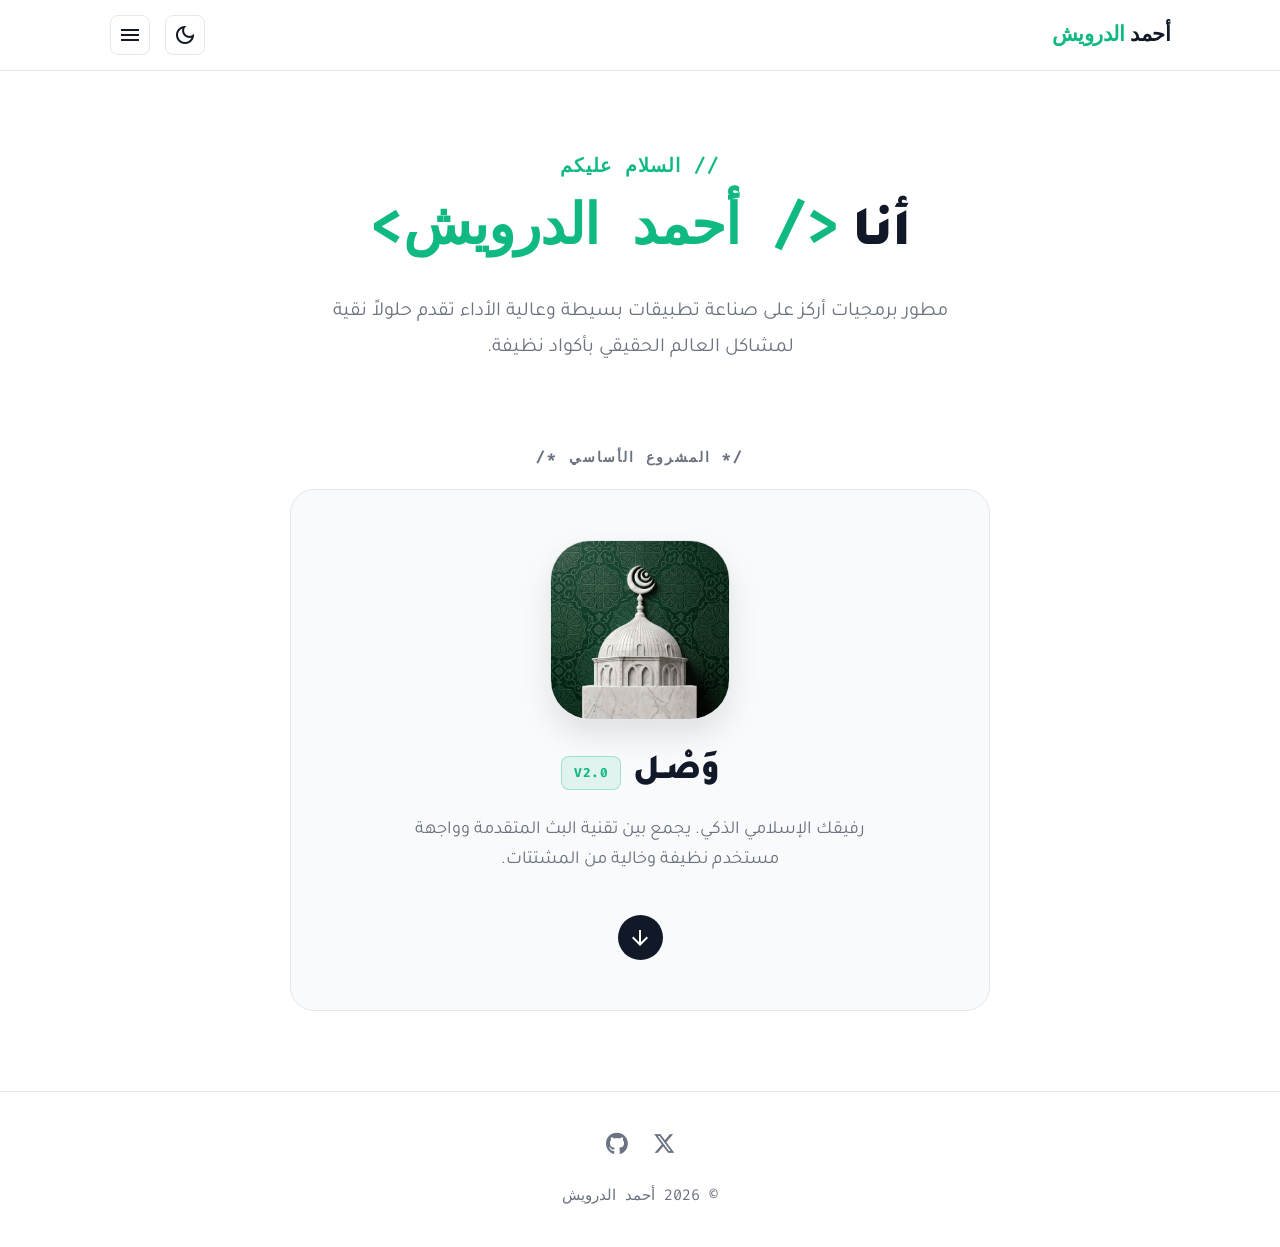
<file: index.html>
<!DOCTYPE html>
<html lang="ar" dir="rtl">
<head>
    <meta charset="UTF-8">
    <meta name="viewport" content="width=device-width, initial-scale=1.0">
    <title>أحمد الدرويش | مطور برمجيات</title>
    
    <!-- الخطوط: تاجوال للعربي، روبوتو للإنجليزي، و Fira Code للطابع البرمجي -->
    <link href="https://fonts.googleapis.com/css2?family=Tajawal:wght@400;500;700;900&family=Roboto:wght@400;500;700;900&family=Fira+Code:wght@400;600;700&display=swap" rel="stylesheet">
    <link href="https://fonts.googleapis.com/css2?family=Material+Symbols+Outlined:opsz,wght,FILL,GRAD@24,400,0,0" rel="stylesheet" />
    <link rel="stylesheet" href="https://cdnjs.cloudflare.com/ajax/libs/font-awesome/6.4.0/css/all.min.css">

    <style>
        /* تصميم نظيف، متوسط، وبطابع المبرمجين */
        :root {
            --bg-color: #ffffff;
            --text-main: #111827;
            --text-sec: #6b7280;
            --accent: #10b981; /* أخضر زمردي برمجي */
            --border-color: #e5e7eb;
            --card-bg: #f9fafb;
            --code-font: 'Fira Code', monospace;
        }

        [data-theme="dark"] {
            --bg-color: #0d1117; /* لون مقارب لبيئة Github/VSCode */
            --text-main: #e6edf3;
            --text-sec: #8b949e;
            --accent: #34d399; /* أخضر نيون */
            --border-color: #30363d;
            --card-bg: #161b22;
        }

        * { box-sizing: border-box; margin: 0; padding: 0; }
        body { font-family: 'Tajawal', sans-serif; background-color: var(--bg-color); color: var(--text-main); line-height: 1.6; transition: background-color 0.3s, color 0.3s; display: flex; flex-direction: column; min-height: 100vh; -webkit-font-smoothing: antialiased; }
        html[dir="ltr"] body { font-family: 'Roboto', sans-serif; }

        /* Header */
        header { position: sticky; top: 0; background-color: rgba(var(--bg-color), 0.9); backdrop-filter: blur(10px); -webkit-backdrop-filter: blur(10px); border-bottom: 1px solid var(--border-color); z-index: 1000; padding: 15px 0; }
        .nav-container { max-width: 1100px; margin: 0 auto; display: flex; justify-content: space-between; align-items: center; padding: 0 20px; }
        .logo { font-size: 1.3rem; font-weight: 900; color: var(--text-main); text-decoration: none; letter-spacing: -0.5px; font-family: var(--code-font); display: flex; align-items: center; gap: 6px;}
        .logo span { color: var(--accent); }
        
        .header-controls { display: flex; align-items: center; gap: 15px; }
        .icon-btn { background: transparent; border: 1px solid var(--border-color); color: var(--text-main); cursor: pointer; display: flex; align-items: center; justify-content: center; width: 40px; height: 40px; border-radius: 8px; transition: 0.2s; }
        .icon-btn:hover { border-color: var(--accent); color: var(--accent); }

        /* Hamburger Menu */
        .menu-overlay { position: fixed; top: 0; left: 0; width: 100%; height: 100vh; background: rgba(0,0,0,0.4); z-index: 1001; opacity: 0; visibility: hidden; transition: 0.3s; }
        .menu-overlay.active { opacity: 1; visibility: visible; }
        
        .side-menu { position: fixed; top: 0; left: -300px; width: 300px; height: 100vh; background: var(--bg-color); border-right: 1px solid var(--border-color); z-index: 1002; padding: 30px 20px; transition: 0.4s cubic-bezier(0.4, 0, 0.2, 1); display: flex; flex-direction: column; }
        html[dir="ltr"] .side-menu { right: -300px; left: auto; border-right: none; border-left: 1px solid var(--border-color); }
        .side-menu.active { left: 0; }
        html[dir="ltr"] .side-menu.active { right: 0; left: auto; }
        
        .close-menu { align-self: flex-end; background: none; border: none; font-size: 24px; color: var(--text-sec); cursor: pointer; margin-bottom: 20px; transition: 0.2s; }
        .close-menu:hover { color: var(--text-main); }
        
        /* Language Selector at the top of menu */
        .lang-selector { margin-bottom: 40px; padding-bottom: 20px; border-bottom: 1px solid var(--border-color); display: flex; gap: 8px; }
        .lang-btn { flex: 1; background: transparent; border: 1px solid var(--border-color); color: var(--text-main); padding: 8px 0; border-radius: 6px; font-weight: bold; cursor: pointer; transition: 0.2s; font-family: var(--code-font); }
        .lang-btn.active, .lang-btn:hover { background: var(--text-main); color: var(--bg-color); border-color: var(--text-main); }

        .side-menu a { display: flex; align-items: center; gap: 12px; font-size: 1.1rem; font-weight: 500; color: var(--text-main); text-decoration: none; margin-bottom: 25px; transition: 0.2s; }
        .side-menu a:hover { color: var(--accent); }

        /* Main Content - Centered Alignment */
        .container { max-width: 900px; margin: 80px auto; padding: 0 20px; flex: 1; width: 100%; display: flex; flex-direction: column; align-items: center; text-align: center; }
        
        .hero { margin-bottom: 80px; width: 100%; }
        .hero-greeting { font-family: var(--code-font); color: var(--accent); font-size: 1.2rem; font-weight: 600; margin-bottom: 10px; display: block; letter-spacing: 1px; }
        .hero h1 { font-size: 3.5rem; color: var(--text-main); font-weight: 900; margin-bottom: 24px; letter-spacing: -1px; line-height: 1.2; }
        .code-tag { color: var(--accent); font-family: var(--code-font); font-weight: 700; }
        .hero p { font-size: 1.25rem; color: var(--text-sec); max-width: 650px; margin: 0 auto; line-height: 1.8; }

        /* Featured App - Centered Card & Big Icon */
        .featured-wrapper { width: 100%; max-width: 700px; }
        .section-tag { font-family: var(--code-font); font-size: 0.9rem; font-weight: 700; color: var(--text-sec); text-transform: uppercase; letter-spacing: 2px; margin-bottom: 20px; display: block; }
        
        .app-card { background: var(--card-bg); border: 1px solid var(--border-color); border-radius: 24px; padding: 50px 30px; display: flex; flex-direction: column; align-items: center; gap: 25px; text-decoration: none; transition: 0.3s; position: relative; overflow: hidden; }
        .app-card:hover { border-color: var(--accent); transform: translateY(-5px); box-shadow: 0 20px 40px rgba(0,0,0,0.05); }
        [data-theme="dark"] .app-card:hover { box-shadow: 0 20px 40px rgba(0,0,0,0.4); }
        
        .app-icon { width: 180px; height: 180px; border-radius: 40px; object-fit: cover; border: 1px solid var(--border-color); box-shadow: 0 15px 30px rgba(0,0,0,0.1); transition: 0.4s; }
        .app-card:hover .app-icon { transform: scale(1.05); border-color: var(--accent); }
        
        .app-info { display: flex; flex-direction: column; align-items: center; }
        .app-title-row { display: flex; align-items: center; justify-content: center; gap: 12px; margin-bottom: 15px; flex-wrap: wrap;}
        .app-info h3 { font-size: 2.2rem; color: var(--text-main); font-weight: 900; margin: 0; letter-spacing: -0.5px; }
        
        .badge { font-family: var(--code-font); font-size: 0.8rem; padding: 6px 12px; border-radius: 8px; font-weight: 700; background-color: rgba(16, 185, 129, 0.1); color: var(--accent); border: 1px solid rgba(16, 185, 129, 0.3); text-transform: uppercase; letter-spacing: 0.5px;}
        .app-info p { color: var(--text-sec); font-size: 1.15rem; margin: 0; line-height: 1.6; max-width: 500px; }

        .btn-arrow { display: flex; align-items: center; justify-content: center; width: 45px; height: 45px; border-radius: 50%; background: var(--text-main); color: var(--bg-color); transition: 0.3s; margin-top: 15px; }
        .app-card:hover .btn-arrow { background: var(--accent); color: #fff; transform: translateY(5px); }
        html[dir="ltr"] .btn-arrow span { transform: rotate(180deg); } 
        html[dir="rtl"] .app-card:hover .btn-arrow { transform: translateY(5px); } 

        /* Footer */
        footer { padding: 40px 20px; border-top: 1px solid var(--border-color); margin-top: auto; display: flex; flex-direction: column; align-items: center; gap: 15px; width: 100%; text-align: center;}
        .social-links { display: flex; gap: 25px; }
        .social-links a { color: var(--text-sec); font-size: 1.4rem; transition: 0.2s; }
        .social-links a:hover { color: var(--accent); transform: translateY(-3px); }
        .copyright { color: var(--text-sec); font-size: 0.95rem; font-family: var(--code-font); }

        /* Mobile Adjustments */
        @media (max-width: 768px) {
            .hero h1 { font-size: 2.3rem; }
            .hero-greeting { font-size: 1rem; }
            .app-card { padding: 40px 20px; gap: 20px; }
            .app-icon { width: 140px; height: 140px; border-radius: 30px; }
            .app-info h3 { font-size: 1.8rem; }
        }
    </style>
</head>
<body>

    <header>
        <div class="nav-container">
            <a href="/" class="logo">
                <div data-i18n="dev_name_first">أحمد</div><span data-i18n="dev_name_last">الدرويش</span>
            </a>
            <div class="header-controls">
                <button class="icon-btn" onclick="toggleTheme()" title="Toggle Theme">
                    <span class="material-symbols-outlined" id="theme-icon">dark_mode</span>
                </button>
                <button class="icon-btn" onclick="toggleMenu()" title="Menu">
                    <span class="material-symbols-outlined">menu</span>
                </button>
            </div>
        </div>
    </header>

    <div class="menu-overlay" id="menu-overlay" onclick="toggleMenu()"></div>
    <div class="side-menu" id="side-menu">
        <button class="close-menu" onclick="toggleMenu()">
            <span class="material-symbols-outlined">close</span>
        </button>
        
        <div class="lang-selector">
            <button class="lang-btn active" onclick="setLanguage('ar')">AR</button>
            <button class="lang-btn" onclick="setLanguage('en')">EN</button>
            <button class="lang-btn" onclick="setLanguage('de')">DE</button>
        </div>

        <a href="/about" onclick="toggleMenu()">
            <span class="material-symbols-outlined">terminal</span>
            <span data-i18n="menu_about">نبذة عني</span>
        </a>
        <a href="/privacy" onclick="toggleMenu()">
            <span class="material-symbols-outlined">shield</span>
            <span data-i18n="menu_privacy_site">سياسة خصوصية الموقع</span>
        </a>
        <a href="/terms" onclick="toggleMenu()">
            <span class="material-symbols-outlined">gavel</span>
            <span data-i18n="menu_terms_site">شروط الاستخدام</span>
        </a>
        <!-- Added Impressum link here -->
        <a href="/impressum" onclick="toggleMenu()">
            <span class="material-symbols-outlined">info</span>
            <span data-i18n="menu_impressum">الإشعار القانوني (Impressum)</span>
        </a>
    </div>

    <div class="container" id="home">
        <div class="hero">
            <span class="hero-greeting" data-i18n="greeting">// السلام عليكم</span>
            <h1 data-i18n="hero_title">أنا <span class="code-tag" dir="ltr">&lt;أحمد الدرويش /&gt;</span></h1>
            <p data-i18n="hero_desc">مطور برمجيات أركز على صناعة تطبيقات بسيطة وعالية الأداء تقدم حلولاً نقية لمشاكل العالم الحقيقي بأكواد نظيفة.</p>
        </div>

        <div class="featured-wrapper">
            <span class="section-tag" data-i18n="featured_title">/* المشروع الأساسي */</span>
            <a href="/wasl" class="app-card">
                <img src="/logo.png" alt="Wasl App Logo" class="app-icon">
                
                <div class="app-info">
                    <div class="app-title-row">
                        <h3 data-i18n="app_title">وَصْـل</h3>
                        <span class="badge" data-i18n="badge_dev">v2.0</span>
                    </div>
                    <p data-i18n="app_desc">رفيقك الإسلامي الذكي. يجمع بين تقنية البث المتقدمة وواجهة مستخدم نظيفة وخالية من المشتتات.</p>
                </div>
                
                <div class="btn-arrow">
                    <span class="material-symbols-outlined">arrow_downward</span>
                </div>
            </a>
        </div>
    </div>

    <footer>
        <div class="social-links">
            <!-- ضع رابط حسابك في إكس (تويتر) هنا -->
            <a href="https://x.com/Ahmad_Aldarwich" title="X (Twitter)"><i class="fa-brands fa-x-twitter"></i></a>
            <!-- ضع رابط حسابك في جيت هاب هنا -->
            <a href="https://github.com/AldarwishDev" title="GitHub"><i class="fa-brands fa-github"></i></a>
        </div>
        <p class="copyright" data-i18n="footer_copy">© 2026 أحمد الدرويش</p>
    </footer>

    <script>
        const translations = {
            ar: {
                dev_name_first: "أحمد", dev_name_last: "الدرويش", menu_about: "نبذة عني", menu_privacy_site: "سياسة خصوصية الموقع", menu_terms_site: "شروط الاستخدام", menu_impressum: "الإشعار القانوني (Impressum)",
                greeting: "// السلام عليكم", hero_title: "أنا <span class='code-tag' dir='ltr'>&lt;أحمد الدرويش /&gt;</span>", hero_desc: "مطور برمجيات أركز على صناعة تطبيقات بسيطة وعالية الأداء تقدم حلولاً نقية لمشاكل العالم الحقيقي بأكواد نظيفة.",
                featured_title: "/* المشروع الأساسي */", app_title: "وَصْـل", badge_dev: "v2.0", app_desc: "رفيقك الإسلامي الذكي. يجمع بين تقنية البث المتقدمة وواجهة مستخدم نظيفة وخالية من المشتتات.", footer_copy: "© 2026 أحمد الدرويش"
            },
            en: {
                dev_name_first: "Ahmad", dev_name_last: "Aldarwish", menu_about: "About Me", menu_privacy_site: "Site Privacy Policy", menu_terms_site: "Terms of Use", menu_impressum: "Impressum (Legal Notice)",
                greeting: "// Assalamu Alaikum", hero_title: "I'm <span class='code-tag' dir='ltr'>&lt;Ahmad Aldarwish /&gt;</span>", hero_desc: "A software developer focused on crafting minimalist, high-performance applications that solve real-world problems with clean code.",
                featured_title: "/* Featured Project */", app_title: "Wasl", badge_dev: "v1.0", app_desc: "A smart Islamic companion. Combining advanced cast technology with a clean, distraction-free interface.", footer_copy: "© 2026 Ahmad Aldarwish"
            },
            de: {
                dev_name_first: "Ahmad", dev_name_last: "Aldarwish", menu_about: "Über mich", menu_privacy_site: "Website-Datenschutzrichtlinie", menu_terms_site: "Nutzungsbedingungen", menu_impressum: "Impressum",
                greeting: "// Assalamu Alaikum", hero_title: "Ich bin <span class='code-tag' dir='ltr'>&lt;Ahmad Aldarwish /&gt;</span>", hero_desc: "Ein Softwareentwickler, der sich auf die Erstellung minimalistischer, leistungsstarker Anwendungen mit sauberem Code konzentriert.",
                featured_title: "/* Vorgestelltes Projekt */", app_title: "Wasl", badge_dev: "v2.0", app_desc: "Ein intelligenter islamischer Begleiter. Verbindet fortschrittliche Cast-Technologie mit einer sauberen Benutzeroberfläche.", footer_copy: "© 2026 Ahmad Aldarwish"
            }
        };

        function setLanguage(lang) {
            localStorage.setItem('preferredLang', lang);
            document.documentElement.setAttribute('dir', lang === 'ar' ? 'rtl' : 'ltr');
            document.documentElement.setAttribute('lang', lang);
            
            document.querySelectorAll('.lang-btn').forEach(btn => {
                btn.classList.remove('active');
                if(btn.textContent.toLowerCase() === lang) btn.classList.add('active');
            });

            document.querySelectorAll('[data-i18n]').forEach(element => {
                const key = element.getAttribute('data-i18n');
                if (translations[lang][key]) { element.innerHTML = translations[lang][key]; }
            });
        }

        function toggleTheme() {
            const currentTheme = document.documentElement.getAttribute('data-theme');
            const newTheme = currentTheme === 'dark' ? 'light' : 'dark';
            document.documentElement.setAttribute('data-theme', newTheme);
            document.getElementById('theme-icon').textContent = newTheme === 'dark' ? 'light_mode' : 'dark_mode';
            localStorage.setItem('preferredTheme', newTheme);
        }

        function toggleMenu() {
            document.getElementById('side-menu').classList.toggle('active');
            document.getElementById('menu-overlay').classList.toggle('active');
        }

        window.onload = () => {
            let savedTheme = localStorage.getItem('preferredTheme');
            if (!savedTheme) {
                savedTheme = window.matchMedia('(prefers-color-scheme: dark)').matches ? 'dark' : 'light';
            }
            document.documentElement.setAttribute('data-theme', savedTheme);
            document.getElementById('theme-icon').textContent = savedTheme === 'dark' ? 'light_mode' : 'dark_mode';

            const savedLang = localStorage.getItem('preferredLang') || 'ar';
            setLanguage(savedLang);
        };
    </script>
</body>
</html>
</file>
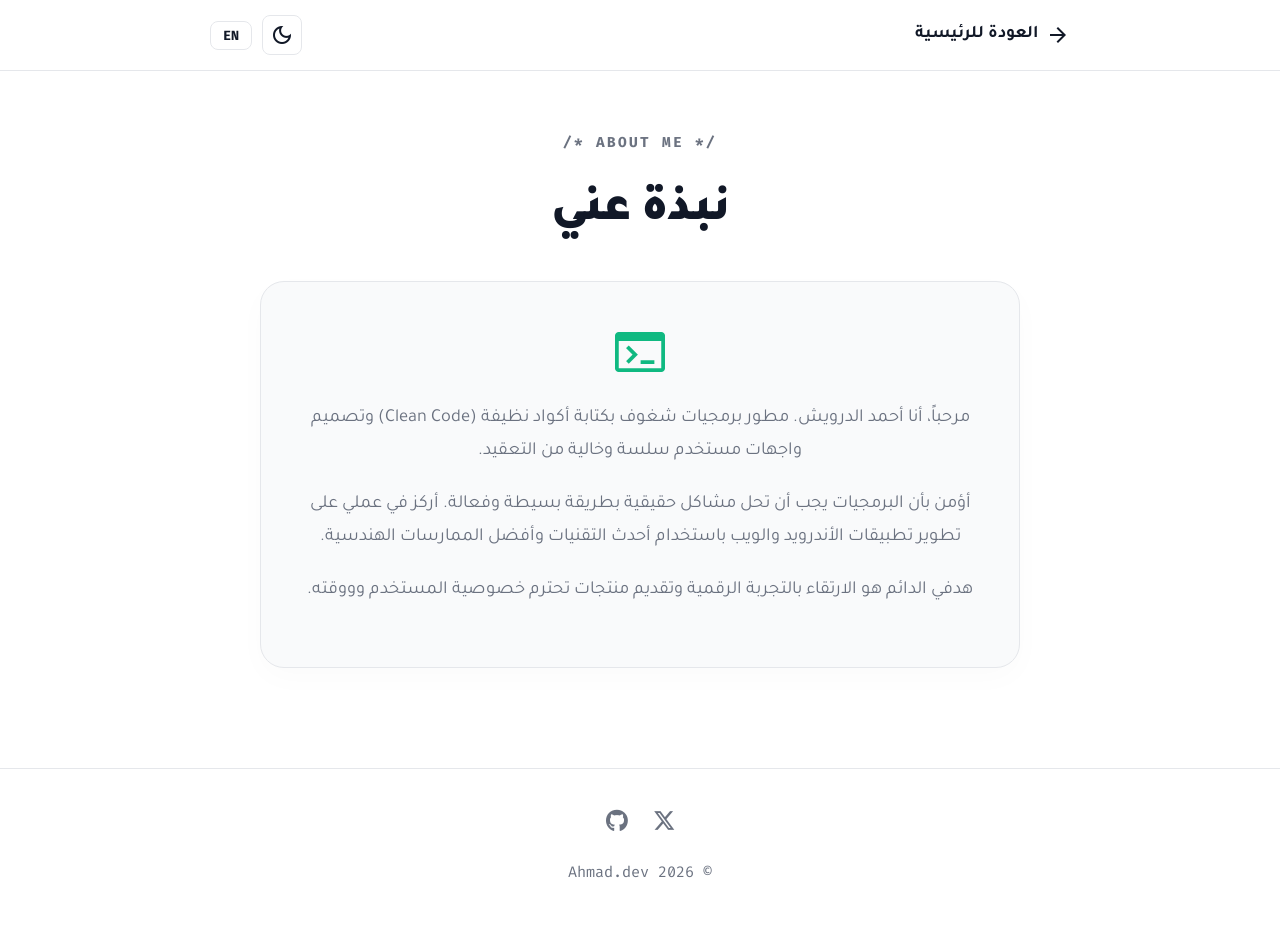
<file: about/index.html>
<!DOCTYPE html>
<html lang="ar" dir="rtl">
<head>
    <meta charset="UTF-8">
    <meta name="viewport" content="width=device-width, initial-scale=1.0">
    <title>نبذة عني | Ahmad Aldarwish</title>
    <link href="https://fonts.googleapis.com/css2?family=Tajawal:wght@400;500;700;900&family=Roboto:wght@400;500;700;900&family=Fira+Code:wght@400;600;700&display=swap" rel="stylesheet">
    <link href="https://fonts.googleapis.com/css2?family=Material+Symbols+Outlined:opsz,wght,FILL,GRAD@24,400,0,0" rel="stylesheet" />
    <link rel="stylesheet" href="https://cdnjs.cloudflare.com/ajax/libs/font-awesome/6.4.0/css/all.min.css">

    <style>
        :root { --bg-color: #ffffff; --text-main: #111827; --text-sec: #6b7280; --accent: #10b981; --border-color: #e5e7eb; --card-bg: #f9fafb; --code-font: 'Fira Code', monospace; }
        [data-theme="dark"] { --bg-color: #0d1117; --text-main: #e6edf3; --text-sec: #8b949e; --accent: #34d399; --border-color: #30363d; --card-bg: #161b22; }
        * { box-sizing: border-box; margin: 0; padding: 0; }
        body { font-family: 'Tajawal', sans-serif; background-color: var(--bg-color); color: var(--text-main); line-height: 1.6; transition: 0.3s; display: flex; flex-direction: column; min-height: 100vh; }
        html[dir="ltr"] body { font-family: 'Roboto', sans-serif; }

        header { position: sticky; top: 0; background-color: rgba(var(--bg-color), 0.9); backdrop-filter: blur(10px); border-bottom: 1px solid var(--border-color); z-index: 1000; padding: 15px 0; }
        .nav-container { max-width: 900px; margin: 0 auto; display: flex; justify-content: space-between; align-items: center; padding: 0 20px; }
        .back-link { font-size: 1.1rem; font-weight: 700; color: var(--text-main); text-decoration: none; display: flex; align-items: center; gap: 8px; transition: 0.2s; }
        .back-link:hover { color: var(--accent); }
        html[dir="ltr"] .back-link .material-symbols-outlined { transform: rotate(180deg); }

        .header-controls { display: flex; align-items: center; gap: 10px; }
        .icon-btn { background: transparent; border: 1px solid var(--border-color); color: var(--text-main); cursor: pointer; display: flex; align-items: center; justify-content: center; width: 40px; height: 40px; border-radius: 8px; transition: 0.2s; }
        .icon-btn:hover { border-color: var(--accent); color: var(--accent); }
        
        .lang-btn { background: transparent; border: 1px solid var(--border-color); color: var(--text-main); padding: 5px 12px; border-radius: 8px; font-weight: bold; cursor: pointer; transition: 0.2s; font-family: var(--code-font); }
        .lang-btn.active, .lang-btn:hover { background: var(--text-main); color: var(--bg-color); border-color: var(--text-main); }

        .container { max-width: 800px; margin: 60px auto; padding: 0 20px; flex: 1; width: 100%; text-align: center;}
        
        .section-tag { font-family: var(--code-font); font-size: 0.9rem; font-weight: 700; color: var(--text-sec); letter-spacing: 2px; margin-bottom: 20px; display: block; }
        h1 { font-size: 3rem; color: var(--text-main); font-weight: 900; margin-bottom: 30px; letter-spacing: -1px; }
        
        .content-card { background: var(--card-bg); border: 1px solid var(--border-color); border-radius: 24px; padding: 40px; text-align: center; box-shadow: 0 10px 30px rgba(0,0,0,0.02); }
        .profile-icon { font-size: 60px; color: var(--accent); margin-bottom: 20px; }
        .content-card p { font-size: 1.15rem; color: var(--text-sec); line-height: 1.8; margin-bottom: 20px; }

        footer { padding: 40px 20px; border-top: 1px solid var(--border-color); margin-top: 40px; text-align: center; }
        .social-links { display: flex; justify-content: center; gap: 25px; margin-bottom: 15px; }
        .social-links a { color: var(--text-sec); font-size: 1.4rem; transition: 0.2s; }
        .social-links a:hover { color: var(--accent); transform: translateY(-3px); }
        .copyright { color: var(--text-sec); font-size: 0.95rem; font-family: var(--code-font); }
    </style>
</head>
<body>

    <header>
        <div class="nav-container">
            <a href="/" class="back-link">
                <span class="material-symbols-outlined">arrow_forward</span>
                <span data-i18n="back">العودة للرئيسية</span>
            </a>
            <div class="header-controls">
                <button class="icon-btn" onclick="toggleTheme()"><span class="material-symbols-outlined" id="theme-icon">dark_mode</span></button>
                <button class="lang-btn" onclick="toggleLanguage()" id="lang-btn-text">EN</button>
            </div>
        </div>
    </header>

    <div class="container">
        <span class="section-tag">/* ABOUT ME */</span>
        <h1 data-i18n="title">نبذة عني</h1>
        
        <div class="content-card">
            <span class="material-symbols-outlined profile-icon">terminal</span>
            <p data-i18n="p1">مرحباً، أنا أحمد الدرويش. مطور برمجيات شغوف بكتابة أكواد نظيفة (Clean Code) وتصميم واجهات مستخدم سلسة وخالية من التعقيد.</p>
            <p data-i18n="p2">أؤمن بأن البرمجيات يجب أن تحل مشاكل حقيقية بطريقة بسيطة وفعالة. أركز في عملي على تطوير تطبيقات الأندرويد والويب باستخدام أحدث التقنيات وأفضل الممارسات الهندسية.</p>
            <p data-i18n="p3">هدفي الدائم هو الارتقاء بالتجربة الرقمية وتقديم منتجات تحترم خصوصية المستخدم وووقته.</p>
        </div>
    </div>

    <footer>
        <div class="social-links">
            <!-- ضع رابط حسابك في إكس (تويتر) هنا -->
            <a href="YOUR_X_LINK" title="X (Twitter)"><i class="fa-brands fa-x-twitter"></i></a>
            <!-- ضع رابط حسابك في جيت هاب هنا -->
            <a href="YOUR_GITHUB_LINK" title="GitHub"><i class="fa-brands fa-github"></i></a>
        </div>
        <p class="copyright">© 2026 Ahmad.dev</p>
    </footer>

    <script>
        const translations = {
            ar: { back: "العودة للرئيسية", title: "نبذة عني", p1: "مرحباً، أنا أحمد الدرويش. مطور برمجيات شغوف بكتابة أكواد نظيفة (Clean Code) وتصميم واجهات مستخدم سلسة وخالية من التعقيد.", p2: "أؤمن بأن البرمجيات يجب أن تحل مشاكل حقيقية بطريقة بسيطة وفعالة. أركز في عملي على تطوير تطبيقات الأندرويد والويب باستخدام أحدث التقنيات وأفضل الممارسات الهندسية.", p3: "هدفي الدائم هو الارتقاء بالتجربة الرقمية وتقديم منتجات تحترم خصوصية المستخدم وووقته." },
            en: { back: "Back to Home", title: "About Me", p1: "Hi, I'm Ahmad Aldarwish. A software developer passionate about writing Clean Code and designing seamless, clutter-free user interfaces.", p2: "I believe software should solve real problems simply and efficiently. I focus on developing Android and Web apps using the latest technologies and best engineering practices.", p3: "My constant goal is to elevate the digital experience and deliver products that respect user privacy and time." }
        };

        function setLanguage(lang) {
            localStorage.setItem('preferredLang', lang);
            document.documentElement.setAttribute('dir', lang === 'ar' ? 'rtl' : 'ltr');
            document.documentElement.setAttribute('lang', lang);
            document.getElementById('lang-btn-text').textContent = lang === 'ar' ? 'EN' : 'AR';
            
            document.querySelectorAll('[data-i18n]').forEach(element => {
                const key = element.getAttribute('data-i18n');
                if (translations[lang] && translations[lang][key]) element.innerHTML = translations[lang][key];
            });
        }

        function toggleLanguage() {
            const currentLang = document.documentElement.getAttribute('lang') || 'ar';
            setLanguage(currentLang === 'ar' ? 'en' : 'ar');
        }

        function toggleTheme() {
            const currentTheme = document.documentElement.getAttribute('data-theme');
            const newTheme = currentTheme === 'dark' ? 'light' : 'dark';
            document.documentElement.setAttribute('data-theme', newTheme);
            document.getElementById('theme-icon').textContent = newTheme === 'dark' ? 'light_mode' : 'dark_mode';
            localStorage.setItem('preferredTheme', newTheme);
        }

        window.onload = () => {
            let savedTheme = localStorage.getItem('preferredTheme') || 'light';
            document.documentElement.setAttribute('data-theme', savedTheme);
            document.getElementById('theme-icon').textContent = savedTheme === 'dark' ? 'light_mode' : 'dark_mode';
            setLanguage(localStorage.getItem('preferredLang') || 'ar');
        };
    </script>
</body>
</html>
</file>
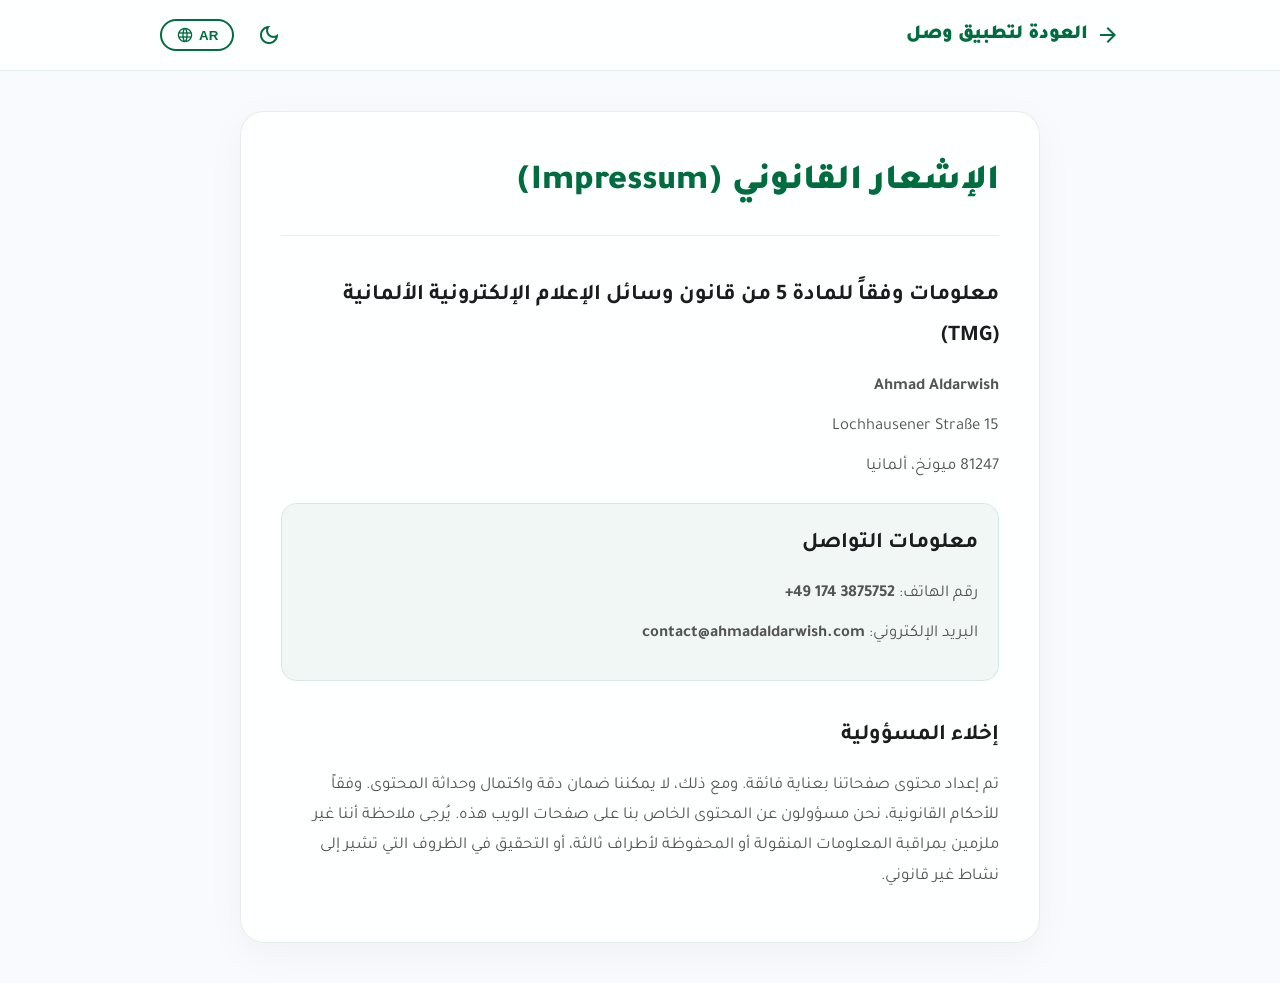
<file: impressum/index.html>
<!DOCTYPE html>
<html lang="en" dir="ltr">
<head>
    <meta charset="UTF-8">
    <meta name="viewport" content="width=device-width, initial-scale=1.0">
    <title>Impressum | Wasl App</title>
    
    <link href="https://fonts.googleapis.com/css2?family=Tajawal:wght@400;500;700;900&family=Roboto:wght@400;500;700&display=swap" rel="stylesheet">
    <link href="https://fonts.googleapis.com/css2?family=Material+Symbols+Outlined:opsz,wght,FILL,GRAD@24,400,0,0" rel="stylesheet" />
    
    <style>
        :root {
            --md-sys-color-primary: #006d40;
            --md-sys-color-background: #f8fafd;
            --md-sys-color-surface: rgba(255, 255, 255, 0.85);
            --md-sys-color-on-surface: #1a1c1e;
            --text-muted: #555555;
            --card-border: rgba(0, 109, 64, 0.1);
            --glass-shadow: 0 10px 40px 0 rgba(0, 0, 0, 0.04);
            --glass-blur: blur(20px);
        }

        [data-theme="dark"] {
            --md-sys-color-primary: #2bc07b;
            --md-sys-color-background: #0b0d10;
            --md-sys-color-surface: rgba(20, 22, 28, 0.85);
            --md-sys-color-on-surface: #e2e2e9;
            --text-muted: #a0a0b5;
            --card-border: rgba(255, 255, 255, 0.05);
            --glass-shadow: 0 10px 40px 0 rgba(0, 0, 0, 0.4);
        }

        * { box-sizing: border-box; margin: 0; padding: 0; }
        body { font-family: 'Roboto', sans-serif; background-color: var(--md-sys-color-background); color: var(--md-sys-color-on-surface); line-height: 1.8; transition: 0.4s; display: flex; flex-direction: column; min-height: 100vh; }
        html[dir="rtl"] body { font-family: 'Tajawal', sans-serif; }

        header { background: var(--md-sys-color-surface); backdrop-filter: var(--glass-blur); -webkit-backdrop-filter: var(--glass-blur); border-bottom: 1px solid var(--card-border); position: sticky; top: 0; z-index: 1000; padding: 15px 0; transition: 0.4s; }
        .nav-container { max-width: 1000px; margin: 0 auto; display: flex; justify-content: space-between; align-items: center; padding: 0 20px; }
        
        .logo { font-size: 20px; font-weight: 900; color: var(--md-sys-color-primary); text-decoration: none; display: flex; align-items: center; gap: 8px;}
        .logo .material-symbols-outlined { transition: transform 0.3s ease; }
        html[dir="rtl"] .logo .material-symbols-outlined { transform: scaleX(-1); }
        
        .header-controls { display: flex; align-items: center; gap: 15px; }
        .theme-btn { background: transparent; border: none; color: var(--md-sys-color-primary); cursor: pointer; display: flex; align-items: center; justify-content: center; width: 40px; height: 40px; border-radius: 50%; transition: 0.3s; }
        .theme-btn:hover { background: rgba(43, 192, 123, 0.15); }
        .dropdown { position: relative; display: inline-block; }
        .dropbtn { background: transparent; border: 2px solid var(--md-sys-color-primary); color: var(--md-sys-color-primary); padding: 5px 14px; border-radius: 20px; font-weight: bold; cursor: pointer; display: flex; align-items: center; gap: 5px; transition: 0.3s; }
        .dropbtn:hover { background: var(--md-sys-color-primary); color: var(--md-sys-color-background); }
        .dropdown-content { display: none; position: absolute; top: 100%; right: 0; margin-top: 10px; background: var(--md-sys-color-surface); min-width: 120px; box-shadow: var(--glass-shadow); border-radius: 16px; overflow: hidden; z-index: 1; border: 1px solid var(--card-border); backdrop-filter: var(--glass-blur); -webkit-backdrop-filter: var(--glass-blur); }
        .dropdown:hover .dropdown-content { display: block; }
        html[dir="ltr"] .dropdown-content { right: 0; left: auto; }
        .dropdown-content button { color: var(--md-sys-color-on-surface); padding: 12px 15px; text-decoration: none; display: block; width: 100%; text-align: left; background: none; border: none; font-family: inherit; font-size: 1rem; cursor: pointer; transition: 0.3s; font-weight: bold; }
        html[dir="rtl"] .dropdown-content button { text-align: right; }
        .dropdown-content button:hover { background: var(--md-sys-color-primary); color: #fff; }

        .legal-container { max-width: 800px; margin: 40px auto; padding: 40px; background: var(--md-sys-color-surface); backdrop-filter: var(--glass-blur); -webkit-backdrop-filter: var(--glass-blur); border: 1px solid var(--card-border); border-radius: 24px; box-shadow: var(--glass-shadow); flex: 1; transition: 0.4s;}
        
        .page-title { font-size: 2.2rem; color: var(--md-sys-color-primary); font-weight: 900; margin-bottom: 40px; border-bottom: 1px solid var(--card-border); padding-bottom: 20px;}
        
        .legal-content h2 { font-size: 1.4rem; color: var(--md-sys-color-on-surface); margin: 35px 0 15px; font-weight: 700; }
        .legal-content p { color: var(--text-muted); margin-bottom: 10px; font-size: 1.05rem; }
        .legal-content .contact-info { background: rgba(0, 109, 64, 0.05); padding: 20px; border-radius: 16px; margin: 20px 0; border: 1px solid var(--card-border); }

        @media (max-width: 768px) {
            .legal-container { margin: 20px; padding: 25px; }
            .page-title { font-size: 1.8rem; }
        }
    </style>
</head>
<body>

    <header>
        <div class="nav-container">
            <a href="/wasl" class="logo">
                <span class="material-symbols-outlined">arrow_back</span>
                <span data-i18n="back_to_wasl">Back to Wasl App</span>
            </a>
            <div class="header-controls">
                <button id="theme-toggle" class="theme-btn" onclick="toggleTheme()">
                    <span class="material-symbols-outlined" id="theme-icon">dark_mode</span>
                </button>
                <div class="dropdown">
                    <button class="dropbtn">
                        <span id="current-lang-text">EN</span>
                        <span class="material-symbols-outlined" style="font-size: 18px;">language</span>
                    </button>
                    <div class="dropdown-content">
                        <button onclick="setLanguage('en')">English</button>
                        <button onclick="setLanguage('ar')">العربية</button>
                        <button onclick="setLanguage('de')">Deutsch</button>
                    </div>
                </div>
            </div>
        </div>
    </header>

    <div class="legal-container">
        <h1 class="page-title" data-i18n="page_title">Impressum</h1>

        <div class="legal-content">
            <h2 data-i18n="h_tmg"></h2>
            <p><strong>Ahmad Aldarwish</strong></p>
            <p data-i18n="p_address_1"></p>
            <p data-i18n="p_address_2"></p>

            <div class="contact-info">
                <h2 style="margin-top: 0;" data-i18n="h_contact"></h2>
                <p><span data-i18n="p_phone"></span> <strong dir="ltr">+49 174 3875752</strong></p>
                <p><span data-i18n="p_email"></span> <strong>contact@ahmadaldarwish.com</strong></p>
            </div>

            <h2 data-i18n="h_disclaimer"></h2>
            <p data-i18n="p_disclaimer"></p>
        </div>
    </div>

    <script>
        const translations = {
            en: {
                back_to_wasl: "Back to Wasl App", 
                page_title: "Impressum (Legal Notice)", 
                h_tmg: "Information pursuant to § 5 TMG", 
                p_address_1: "Lochhausener Straße 15", 
                p_address_2: "81247 Munich, Germany", 
                h_contact: "Contact Information", 
                p_phone: "Phone: ", 
                p_email: "Email: ", 
                h_disclaimer: "Disclaimer", 
                p_disclaimer: "The contents of our pages have been created with the utmost care. However, we cannot guarantee the contents' accuracy, completeness, or topicality. According to statutory provisions, we are furthermore responsible for our own content on these web pages. Please note that we are not obliged to monitor the transmitted or saved information of third parties, or investigate circumstances pointing to illegal activity."
            },
            ar: {
                back_to_wasl: "العودة لتطبيق وصل", 
                page_title: "الإشعار القانوني (Impressum)", 
                h_tmg: "معلومات وفقاً للمادة 5 من قانون وسائل الإعلام الإلكترونية الألمانية (TMG)", 
                p_address_1: "Lochhausener Straße 15", 
                p_address_2: "81247 ميونخ، ألمانيا", 
                h_contact: "معلومات التواصل", 
                p_phone: "رقم الهاتف: ", 
                p_email: "البريد الإلكتروني: ", 
                h_disclaimer: "إخلاء المسؤولية", 
                p_disclaimer: "تم إعداد محتوى صفحاتنا بعناية فائقة. ومع ذلك، لا يمكننا ضمان دقة واكتمال وحداثة المحتوى. وفقاً للأحكام القانونية، نحن مسؤولون عن المحتوى الخاص بنا على صفحات الويب هذه. يُرجى ملاحظة أننا غير ملزمين بمراقبة المعلومات المنقولة أو المحفوظة لأطراف ثالثة، أو التحقيق في الظروف التي تشير إلى نشاط غير قانوني."
            },
            de: {
                back_to_wasl: "Zurück zur Wasl App", 
                page_title: "Impressum", 
                h_tmg: "Angaben gemäß § 5 TMG", 
                p_address_1: "Lochhausener Straße 15", 
                p_address_2: "81247 München, Deutschland", 
                h_contact: "Kontakt", 
                p_phone: "Telefon: ", 
                p_email: "E-Mail: ", 
                h_disclaimer: "Haftungsausschluss", 
                p_disclaimer: "Die Inhalte unserer Seiten wurden mit größter Sorgfalt erstellt. Für die Richtigkeit, Vollständigkeit und Aktualität der Inhalte können wir jedoch keine Gewähr übernehmen. Als Diensteanbieter sind wir gemäß § 7 Abs.1 TMG für eigene Inhalte auf diesen Seiten nach den allgemeinen Gesetzen verantwortlich. Nach §§ 8 bis 10 TMG sind wir als Diensteanbieter jedoch nicht verpflichtet, übermittelte oder gespeicherte fremde Informationen zu überwachen oder nach Umständen zu forschen, die auf eine rechtswidrige Tätigkeit hinweisen."
            }
        };

        function setLanguage(lang) {
            localStorage.setItem('preferredLang', lang);
            document.documentElement.setAttribute('dir', lang === 'ar' ? 'rtl' : 'ltr');
            document.documentElement.setAttribute('lang', lang);
            document.getElementById('current-lang-text').textContent = lang.toUpperCase();
            
            document.querySelectorAll('[data-i18n]').forEach(element => {
                const key = element.getAttribute('data-i18n');
                if (translations[lang][key]) { element.innerHTML = translations[lang][key]; }
            });
        }

        function toggleTheme() {
            const currentTheme = document.documentElement.getAttribute('data-theme');
            const newTheme = currentTheme === 'dark' ? 'light' : 'dark';
            document.documentElement.setAttribute('data-theme', newTheme);
            document.getElementById('theme-icon').textContent = newTheme === 'dark' ? 'light_mode' : 'dark_mode';
            localStorage.setItem('preferredTheme', newTheme);
        }

        window.onload = () => {
            const savedTheme = localStorage.getItem('preferredTheme') || 'light';
            document.documentElement.setAttribute('data-theme', savedTheme);
            document.getElementById('theme-icon').textContent = savedTheme === 'dark' ? 'light_mode' : 'dark_mode';

            const savedLang = localStorage.getItem('preferredLang') || 'en';
            setLanguage(savedLang);
        };
    </script>
</body>
</html>
</file>
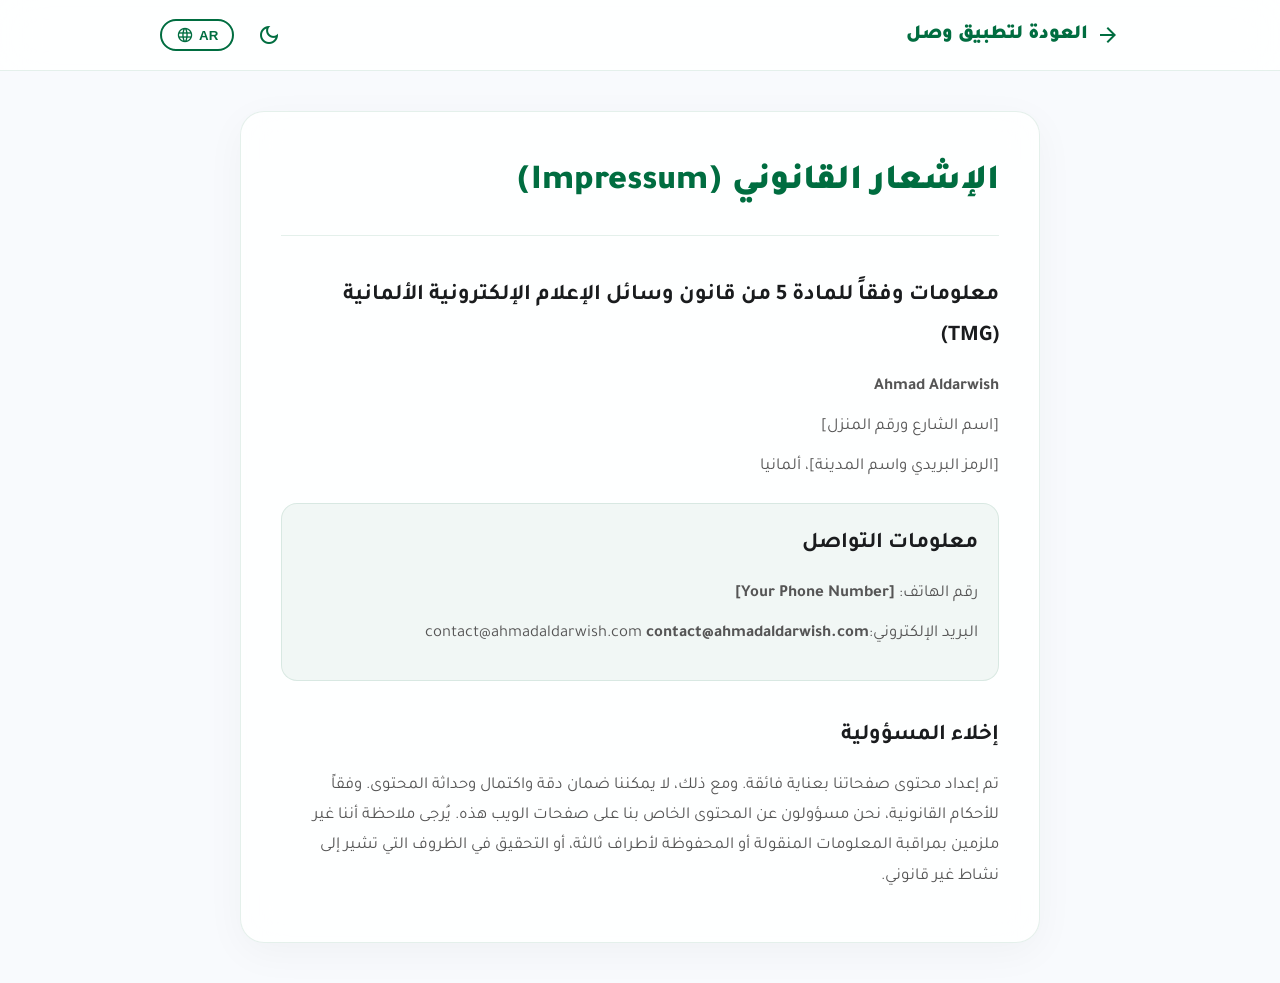
<file: Impressum/index.html>
<!DOCTYPE html>
<html lang="en" dir="ltr">
<head>
    <meta charset="UTF-8">
    <meta name="viewport" content="width=device-width, initial-scale=1.0">
    <title>Impressum | Wasl App</title>
    
    <link href="https://fonts.googleapis.com/css2?family=Tajawal:wght@400;500;700;900&family=Roboto:wght@400;500;700&display=swap" rel="stylesheet">
    <link href="https://fonts.googleapis.com/css2?family=Material+Symbols+Outlined:opsz,wght,FILL,GRAD@24,400,0,0" rel="stylesheet" />
    
    <style>
        :root {
            --md-sys-color-primary: #006d40;
            --md-sys-color-background: #f8fafd;
            --md-sys-color-surface: rgba(255, 255, 255, 0.85);
            --md-sys-color-on-surface: #1a1c1e;
            --text-muted: #555555;
            --card-border: rgba(0, 109, 64, 0.1);
            --glass-shadow: 0 10px 40px 0 rgba(0, 0, 0, 0.04);
            --glass-blur: blur(20px);
        }

        [data-theme="dark"] {
            --md-sys-color-primary: #2bc07b;
            --md-sys-color-background: #0b0d10;
            --md-sys-color-surface: rgba(20, 22, 28, 0.85);
            --md-sys-color-on-surface: #e2e2e9;
            --text-muted: #a0a0b5;
            --card-border: rgba(255, 255, 255, 0.05);
            --glass-shadow: 0 10px 40px 0 rgba(0, 0, 0, 0.4);
        }

        * { box-sizing: border-box; margin: 0; padding: 0; }
        body { font-family: 'Roboto', sans-serif; background-color: var(--md-sys-color-background); color: var(--md-sys-color-on-surface); line-height: 1.8; transition: 0.4s; display: flex; flex-direction: column; min-height: 100vh; }
        html[dir="rtl"] body { font-family: 'Tajawal', sans-serif; }

        header { background: var(--md-sys-color-surface); backdrop-filter: var(--glass-blur); -webkit-backdrop-filter: var(--glass-blur); border-bottom: 1px solid var(--card-border); position: sticky; top: 0; z-index: 1000; padding: 15px 0; transition: 0.4s; }
        .nav-container { max-width: 1000px; margin: 0 auto; display: flex; justify-content: space-between; align-items: center; padding: 0 20px; }
        
        .logo { font-size: 20px; font-weight: 900; color: var(--md-sys-color-primary); text-decoration: none; display: flex; align-items: center; gap: 8px;}
        .logo .material-symbols-outlined { transition: transform 0.3s ease; }
        html[dir="rtl"] .logo .material-symbols-outlined { transform: scaleX(-1); }
        
        .header-controls { display: flex; align-items: center; gap: 15px; }
        .theme-btn { background: transparent; border: none; color: var(--md-sys-color-primary); cursor: pointer; display: flex; align-items: center; justify-content: center; width: 40px; height: 40px; border-radius: 50%; transition: 0.3s; }
        .theme-btn:hover { background: rgba(43, 192, 123, 0.15); }
        .dropdown { position: relative; display: inline-block; }
        .dropbtn { background: transparent; border: 2px solid var(--md-sys-color-primary); color: var(--md-sys-color-primary); padding: 5px 14px; border-radius: 20px; font-weight: bold; cursor: pointer; display: flex; align-items: center; gap: 5px; transition: 0.3s; }
        .dropbtn:hover { background: var(--md-sys-color-primary); color: var(--md-sys-color-background); }
        .dropdown-content { display: none; position: absolute; top: 100%; right: 0; margin-top: 10px; background: var(--md-sys-color-surface); min-width: 120px; box-shadow: var(--glass-shadow); border-radius: 16px; overflow: hidden; z-index: 1; border: 1px solid var(--card-border); backdrop-filter: var(--glass-blur); -webkit-backdrop-filter: var(--glass-blur); }
        .dropdown:hover .dropdown-content { display: block; }
        html[dir="ltr"] .dropdown-content { right: 0; left: auto; }
        .dropdown-content button { color: var(--md-sys-color-on-surface); padding: 12px 15px; text-decoration: none; display: block; width: 100%; text-align: left; background: none; border: none; font-family: inherit; font-size: 1rem; cursor: pointer; transition: 0.3s; font-weight: bold; }
        html[dir="rtl"] .dropdown-content button { text-align: right; }
        .dropdown-content button:hover { background: var(--md-sys-color-primary); color: #fff; }

        .legal-container { max-width: 800px; margin: 40px auto; padding: 40px; background: var(--md-sys-color-surface); backdrop-filter: var(--glass-blur); -webkit-backdrop-filter: var(--glass-blur); border: 1px solid var(--card-border); border-radius: 24px; box-shadow: var(--glass-shadow); flex: 1; transition: 0.4s;}
        
        .page-title { font-size: 2.2rem; color: var(--md-sys-color-primary); font-weight: 900; margin-bottom: 40px; border-bottom: 1px solid var(--card-border); padding-bottom: 20px;}
        
        .legal-content h2 { font-size: 1.4rem; color: var(--md-sys-color-on-surface); margin: 35px 0 15px; font-weight: 700; }
        .legal-content p { color: var(--text-muted); margin-bottom: 10px; font-size: 1.05rem; }
        .legal-content .contact-info { background: rgba(0, 109, 64, 0.05); padding: 20px; border-radius: 16px; margin: 20px 0; border: 1px solid var(--card-border); }

        @media (max-width: 768px) {
            .legal-container { margin: 20px; padding: 25px; }
            .page-title { font-size: 1.8rem; }
        }
    </style>
</head>
<body>

    <header>
        <div class="nav-container">
            <a href="/wasl" class="logo">
                <span class="material-symbols-outlined">arrow_back</span>
                <span data-i18n="back_to_wasl">Back to Wasl App</span>
            </a>
            <div class="header-controls">
                <button id="theme-toggle" class="theme-btn" onclick="toggleTheme()">
                    <span class="material-symbols-outlined" id="theme-icon">dark_mode</span>
                </button>
                <div class="dropdown">
                    <button class="dropbtn">
                        <span id="current-lang-text">EN</span>
                        <span class="material-symbols-outlined" style="font-size: 18px;">language</span>
                    </button>
                    <div class="dropdown-content">
                        <button onclick="setLanguage('en')">English</button>
                        <button onclick="setLanguage('ar')">العربية</button>
                        <button onclick="setLanguage('de')">Deutsch</button>
                    </div>
                </div>
            </div>
        </div>
    </header>

    <div class="legal-container">
        <h1 class="page-title" data-i18n="page_title">Impressum</h1>

        <div class="legal-content">
            <h2 data-i18n="h_tmg"></h2>
            <p><strong>Ahmad Aldarwish</strong></p>
            <p data-i18n="p_address_1"></p>
            <p data-i18n="p_address_2"></p>

            <div class="contact-info">
                <h2 style="margin-top: 0;" data-i18n="h_contact"></h2>
                <p><span data-i18n="p_phone"></span> <strong dir="ltr">[Your Phone Number]</strong></p>
                <p><span data-i18n="p_email"></span> <strong>contact@ahmadaldarwish.com</strong></p>
            </div>

            <h2 data-i18n="h_disclaimer"></h2>
            <p data-i18n="p_disclaimer"></p>
        </div>
    </div>

    <script>
        const translations = {
            en: {
                back_to_wasl: "Back to Wasl App", 
                page_title: "Impressum (Legal Notice)", 
                h_tmg: "Information pursuant to § 5 TMG", 
                p_address_1: "[Your Street and House Number]", 
                p_address_2: "[Your Postal Code and City], Germany", 
                h_contact: "Contact Information", 
                p_phone: "Phone:", 
                p_email: "Email:", 
                h_disclaimer: "Disclaimer", 
                p_disclaimer: "The contents of our pages have been created with the utmost care. However, we cannot guarantee the contents' accuracy, completeness, or topicality. According to statutory provisions, we are furthermore responsible for our own content on these web pages. Please note that we are not obliged to monitor the transmitted or saved information of third parties, or investigate circumstances pointing to illegal activity."
            },
            ar: {
                back_to_wasl: "العودة لتطبيق وصل", 
                page_title: "الإشعار القانوني (Impressum)", 
                h_tmg: "معلومات وفقاً للمادة 5 من قانون وسائل الإعلام الإلكترونية الألمانية (TMG)", 
                p_address_1: "[اسم الشارع ورقم المنزل]", 
                p_address_2: "[الرمز البريدي واسم المدينة]، ألمانيا", 
                h_contact: "معلومات التواصل", 
                p_phone: "رقم الهاتف:", 
                p_email: "البريد الإلكتروني:contact@ahmadaldarwish.com", 
                h_disclaimer: "إخلاء المسؤولية", 
                p_disclaimer: "تم إعداد محتوى صفحاتنا بعناية فائقة. ومع ذلك، لا يمكننا ضمان دقة واكتمال وحداثة المحتوى. وفقاً للأحكام القانونية، نحن مسؤولون عن المحتوى الخاص بنا على صفحات الويب هذه. يُرجى ملاحظة أننا غير ملزمين بمراقبة المعلومات المنقولة أو المحفوظة لأطراف ثالثة، أو التحقيق في الظروف التي تشير إلى نشاط غير قانوني."
            },
            de: {
                back_to_wasl: "Zurück zur Wasl App", 
                page_title: "Impressum", 
                h_tmg: "Angaben gemäß § 5 TMG", 
                p_address_1: "Lochhausener Straße, 15", 
                p_address_2: "81247, München, Deutschland", 
                h_contact: "Kontakt", 
                p_phone: "Telefon:+4917666601119", 
                p_email: "E-Mail:contact@ahmadaldarwish.com", 
                h_disclaimer: "Haftungsausschluss", 
                p_disclaimer: "Die Inhalte unserer Seiten wurden mit größter Sorgfalt erstellt. Für die Richtigkeit, Vollständigkeit und Aktualität der Inhalte können wir jedoch keine Gewähr übernehmen. Als Diensteanbieter sind wir gemäß § 7 Abs.1 TMG für eigene Inhalte auf diesen Seiten nach den allgemeinen Gesetzen verantwortlich. Nach §§ 8 bis 10 TMG sind wir als Diensteanbieter jedoch nicht verpflichtet, übermittelte oder gespeicherte fremde Informationen zu überwachen oder nach Umständen zu forschen, die auf eine rechtswidrige Tätigkeit hinweisen."
            }
        };

        function setLanguage(lang) {
            localStorage.setItem('preferredLang', lang);
            document.documentElement.setAttribute('dir', lang === 'ar' ? 'rtl' : 'ltr');
            document.documentElement.setAttribute('lang', lang);
            document.getElementById('current-lang-text').textContent = lang.toUpperCase();
            
            document.querySelectorAll('[data-i18n]').forEach(element => {
                const key = element.getAttribute('data-i18n');
                if (translations[lang][key]) { element.innerHTML = translations[lang][key]; }
            });
        }

        function toggleTheme() {
            const currentTheme = document.documentElement.getAttribute('data-theme');
            const newTheme = currentTheme === 'dark' ? 'light' : 'dark';
            document.documentElement.setAttribute('data-theme', newTheme);
            document.getElementById('theme-icon').textContent = newTheme === 'dark' ? 'light_mode' : 'dark_mode';
            localStorage.setItem('preferredTheme', newTheme);
        }

        window.onload = () => {
            const savedTheme = localStorage.getItem('preferredTheme') || 'light';
            document.documentElement.setAttribute('data-theme', savedTheme);
            document.getElementById('theme-icon').textContent = savedTheme === 'dark' ? 'light_mode' : 'dark_mode';

            const savedLang = localStorage.getItem('preferredLang') || 'en';
            setLanguage(savedLang);
        };
    </script>
</body>
</html>
</file>
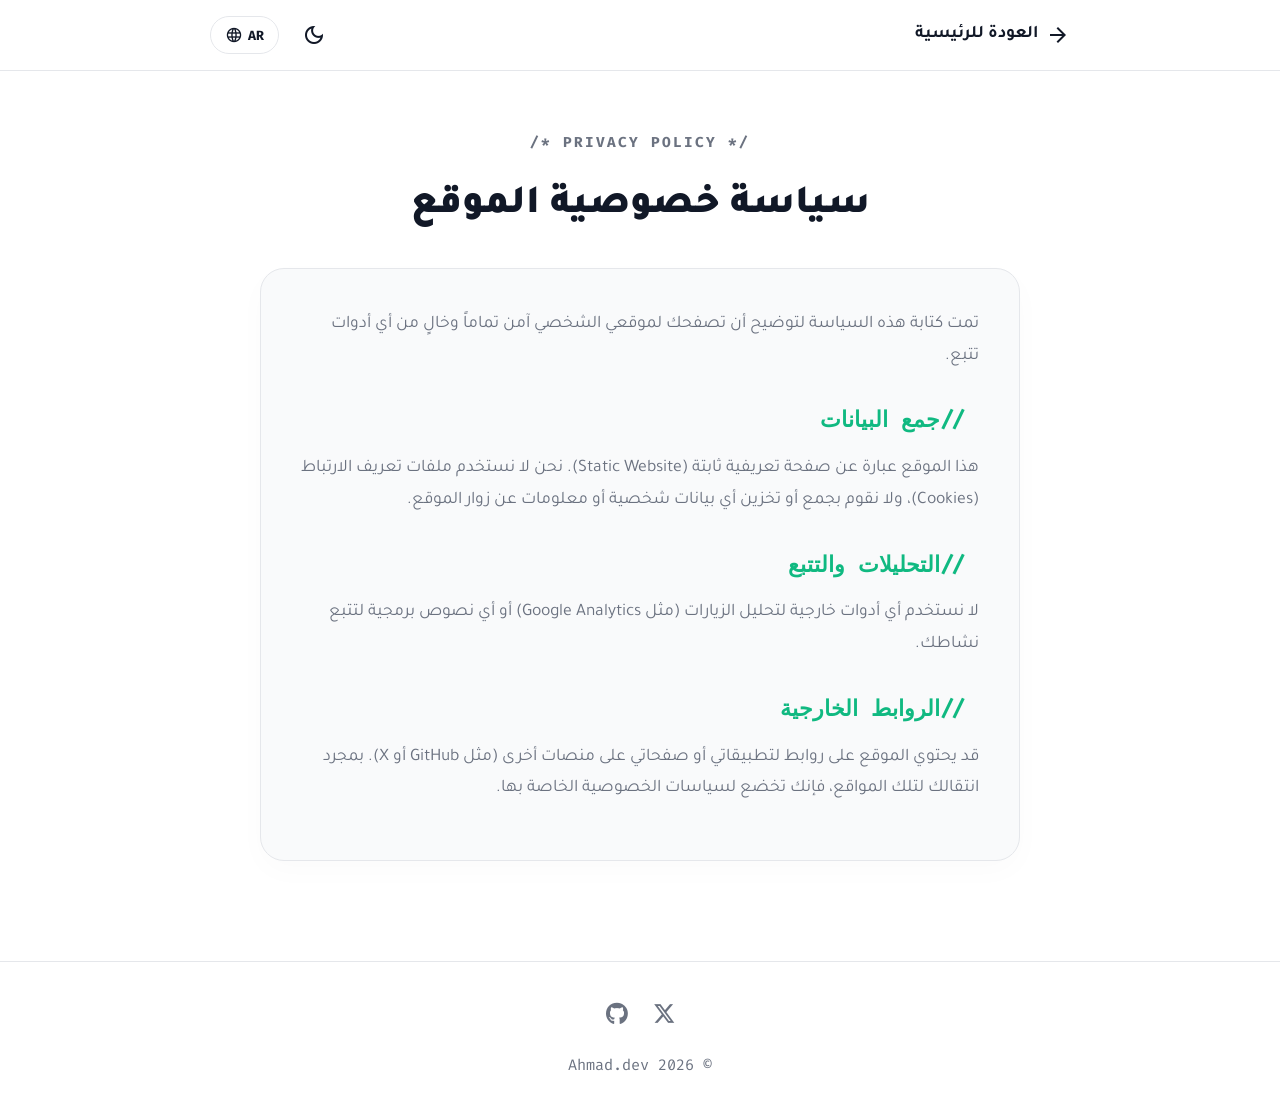
<file: privacy/index.html>
<!DOCTYPE html>
<html lang="ar" dir="rtl">
<head>
    <meta charset="UTF-8">
    <meta name="viewport" content="width=device-width, initial-scale=1.0">
    <title>سياسة الخصوصية | Ahmad Aldarwish</title>
    
    <!-- الخطوط -->
    <link href="https://fonts.googleapis.com/css2?family=Tajawal:wght@400;500;700;900&family=Roboto:wght@400;500;700;900&family=Fira+Code:wght@400;600;700&display=swap" rel="stylesheet">
    <link href="https://fonts.googleapis.com/css2?family=Material+Symbols+Outlined:opsz,wght,FILL,GRAD@24,400,0,0" rel="stylesheet" />
    <link rel="stylesheet" href="https://cdnjs.cloudflare.com/ajax/libs/font-awesome/6.4.0/css/all.min.css">

    <style>
        :root { 
            --bg-color: #ffffff; 
            --text-main: #111827; 
            --text-sec: #6b7280; 
            --accent: #10b981; 
            --border-color: #e5e7eb; 
            --card-bg: #f9fafb; 
            --code-font: 'Fira Code', monospace; 
            --glass-shadow: 0 10px 40px 0 rgba(0, 0, 0, 0.04);
            --glass-blur: blur(20px);
        }
        [data-theme="dark"] { 
            --bg-color: #0d1117; 
            --text-main: #e6edf3; 
            --text-sec: #8b949e; 
            --accent: #34d399; 
            --border-color: #30363d; 
            --card-bg: #161b22; 
            --glass-shadow: 0 10px 40px 0 rgba(0, 0, 0, 0.4);
        }
        * { box-sizing: border-box; margin: 0; padding: 0; }
        body { font-family: 'Tajawal', sans-serif; background-color: var(--bg-color); color: var(--text-main); line-height: 1.6; transition: 0.3s; display: flex; flex-direction: column; min-height: 100vh; }
        html[dir="ltr"] body { font-family: 'Roboto', sans-serif; }

        /* Header */
        header { position: sticky; top: 0; background-color: rgba(var(--bg-color), 0.85); backdrop-filter: var(--glass-blur); -webkit-backdrop-filter: var(--glass-blur); border-bottom: 1px solid var(--border-color); z-index: 1000; padding: 15px 0; }
        .nav-container { max-width: 900px; margin: 0 auto; display: flex; justify-content: space-between; align-items: center; padding: 0 20px; }
        
        .back-link { font-size: 1.1rem; font-weight: 700; color: var(--text-main); text-decoration: none; display: flex; align-items: center; gap: 8px; transition: 0.2s; }
        .back-link:hover { color: var(--accent); }
        .back-link .material-symbols-outlined { transition: transform 0.3s ease; }
        html[dir="rtl"] .back-link .material-symbols-outlined { transform: scaleX(-1); }

        .header-controls { display: flex; align-items: center; gap: 15px; }
        .icon-btn { background: transparent; border: none; color: var(--text-main); cursor: pointer; display: flex; align-items: center; justify-content: center; width: 40px; height: 40px; border-radius: 50%; transition: 0.2s; }
        .icon-btn:hover { color: var(--accent); background: rgba(16, 185, 129, 0.1); }
        
        /* Dropdown Language Menu */
        .dropdown { position: relative; display: inline-block; }
        .dropbtn { background: transparent; border: 1px solid var(--border-color); color: var(--text-main); padding: 5px 14px; border-radius: 20px; font-weight: bold; cursor: pointer; display: flex; align-items: center; gap: 5px; transition: 0.3s; font-family: var(--code-font); height: 38px; }
        .dropbtn:hover { border-color: var(--accent); color: var(--accent); }
        .dropdown-content { display: none; position: absolute; top: 100%; right: 0; margin-top: 10px; background: var(--bg-color); min-width: 120px; box-shadow: var(--glass-shadow); border-radius: 16px; overflow: hidden; z-index: 1; border: 1px solid var(--border-color); backdrop-filter: var(--glass-blur); -webkit-backdrop-filter: var(--glass-blur); }
        .dropdown:hover .dropdown-content { display: block; }
        html[dir="ltr"] .dropdown-content { right: 0; left: auto; }
        .dropdown-content button { color: var(--text-main); padding: 12px 15px; text-decoration: none; display: block; width: 100%; text-align: left; background: none; border: none; font-family: inherit; font-size: 1rem; cursor: pointer; transition: 0.3s; font-weight: bold; }
        html[dir="rtl"] .dropdown-content button { text-align: right; }
        .dropdown-content button:hover { background: var(--accent); color: #fff; }

        /* Main Content */
        .container { max-width: 800px; margin: 60px auto; padding: 0 20px; flex: 1; width: 100%; text-align: center;}
        .section-tag { font-family: var(--code-font); font-size: 0.9rem; font-weight: 700; color: var(--text-sec); letter-spacing: 2px; margin-bottom: 20px; display: block; }
        h1 { font-size: 2.5rem; color: var(--text-main); font-weight: 900; margin-bottom: 30px; }
        
        .content-card { background: var(--card-bg); border: 1px solid var(--border-color); border-radius: 24px; padding: 40px; text-align: right; box-shadow: 0 10px 30px rgba(0,0,0,0.02); }
        html[dir="ltr"] .content-card { text-align: left; }
        
        .content-card h2 { color: var(--accent); font-size: 1.4rem; margin-top: 30px; margin-bottom: 15px; font-family: var(--code-font); }
        .content-card p { font-size: 1.1rem; color: var(--text-sec); line-height: 1.8; margin-bottom: 15px; }

        /* Footer */
        footer { padding: 40px 20px; border-top: 1px solid var(--border-color); margin-top: 40px; text-align: center; }
        .social-links { display: flex; justify-content: center; gap: 25px; margin-bottom: 15px; }
        .social-links a { color: var(--text-sec); font-size: 1.4rem; transition: 0.2s; }
        .social-links a:hover { color: var(--accent); transform: translateY(-3px); }
        .copyright { color: var(--text-sec); font-size: 0.95rem; font-family: var(--code-font); }
    </style>
</head>
<body>

    <header>
        <div class="nav-container">
            <a href="/" class="back-link">
                <span class="material-symbols-outlined">arrow_back</span>
                <span data-i18n="back">العودة للرئيسية</span>
            </a>
            <div class="header-controls">
                <button class="icon-btn" onclick="toggleTheme()" title="Toggle Theme">
                    <span class="material-symbols-outlined" id="theme-icon">dark_mode</span>
                </button>
                <div class="dropdown">
                    <button class="dropbtn">
                        <span id="current-lang-text">AR</span>
                        <span class="material-symbols-outlined" style="font-size: 18px;">language</span>
                    </button>
                    <div class="dropdown-content">
                        <button onclick="setLanguage('en')">English</button>
                        <button onclick="setLanguage('ar')">العربية</button>
                        <button onclick="setLanguage('de')">Deutsch</button>
                    </div>
                </div>
            </div>
        </div>
    </header>

    <div class="container">
        <span class="section-tag">/* PRIVACY POLICY */</span>
        <h1 data-i18n="title">سياسة خصوصية الموقع</h1>
        
        <div class="content-card">
            <p data-i18n="intro">تمت كتابة هذه السياسة لتوضيح أن تصفحك لموقعي الشخصي (Ahmad.dev) آمن تماماً وخالٍ من أي أدوات تتبع.</p>
            
            <h2 data-i18n="h1">// جمع البيانات</h2>
            <p data-i18n="p1">هذا الموقع عبارة عن صفحة تعريفية ثابتة (Static Website). نحن لا نستخدم ملفات تعريف الارتباط (Cookies)، ولا نقوم بجمع أو تخزين أي بيانات شخصية أو معلومات عن زوار الموقع.</p>
            
            <h2 data-i18n="h2">// التحليلات والتتبع</h2>
            <p data-i18n="p2">لا نستخدم أي أدوات خارجية لتحليل الزيارات (مثل Google Analytics) أو أي نصوص برمجية لتتبع نشاطك.</p>
            
            <h2 data-i18n="h3">// الروابط الخارجية</h2>
            <p data-i18n="p3">قد يحتوي الموقع على روابط لتطبيقاتي أو صفحاتي على منصات أخرى (مثل GitHub أو X). بمجرد انتقالك لتلك المواقع، فإنك تخضع لسياسات الخصوصية الخاصة بها.</p>
        </div>
    </div>

    <footer>
        <div class="social-links">
            <a href="https://x.com/TechA7mad" title="X (Twitter)"><i class="fa-brands fa-x-twitter"></i></a>
            <a href="https://github.com/AldarwishDev" title="GitHub"><i class="fa-brands fa-github"></i></a>
        </div>
        <p class="copyright">© 2026 Ahmad.dev</p>
    </footer>

    <script>
        const translations = {
            ar: { 
                back: "العودة للرئيسية", 
                title: "سياسة خصوصية الموقع", 
                intro: "تمت كتابة هذه السياسة لتوضيح أن تصفحك لموقعي الشخصي آمن تماماً وخالٍ من أي أدوات تتبع.", 
                h1: "// جمع البيانات", 
                p1: "هذا الموقع عبارة عن صفحة تعريفية ثابتة (Static Website). نحن لا نستخدم ملفات تعريف الارتباط (Cookies)، ولا نقوم بجمع أو تخزين أي بيانات شخصية أو معلومات عن زوار الموقع.", 
                h2: "// التحليلات والتتبع", 
                p2: "لا نستخدم أي أدوات خارجية لتحليل الزيارات (مثل Google Analytics) أو أي نصوص برمجية لتتبع نشاطك.", 
                h3: "// الروابط الخارجية", 
                p3: "قد يحتوي الموقع على روابط لتطبيقاتي أو صفحاتي على منصات أخرى (مثل GitHub أو X). بمجرد انتقالك لتلك المواقع، فإنك تخضع لسياسات الخصوصية الخاصة بها." 
            },
            en: { 
                back: "Back to Home", 
                title: "Site Privacy Policy", 
                intro: "This policy is to clarify that browsing my personal website is completely safe and tracker-free.", 
                h1: "// Data Collection", 
                p1: "This is a static portfolio website. We do not use Cookies, nor do we collect or store any personal data or information about site visitors.", 
                h2: "// Analytics & Tracking", 
                p2: "We do not use any external analytics tools (like Google Analytics) or any tracking scripts.", 
                h3: "// External Links", 
                p3: "The site may contain links to my apps or profiles on other platforms (like GitHub or X). Once you navigate to those sites, you are subject to their respective privacy policies." 
            },
            de: {
                back: "Zurück zur Startseite", 
                title: "Website-Datenschutzrichtlinie", 
                intro: "Diese Richtlinie dient zur Klarstellung, dass das Surfen auf meiner persönlichen Website absolut sicher und frei von Trackern ist.", 
                h1: "// Datenerhebung", 
                p1: "Dies ist eine statische Portfolio-Website. Wir verwenden keine Cookies und sammeln oder speichern keine persönlichen Daten von Website-Besuchern.", 
                h2: "// Analysen & Tracking", 
                p2: "Wir verwenden keine externen Analyse-Tools (wie Google Analytics) oder Tracking-Skripte.", 
                h3: "// Externe Links", 
                p3: "Die Website kann Links zu meinen Apps oder Profilen auf anderen Plattformen (wie GitHub oder X) enthalten. Sobald Sie zu diesen Websites navigieren, unterliegen Sie deren Datenschutzrichtlinien."
            }
        };

        function setLanguage(lang) {
            localStorage.setItem('preferredLang', lang);
            document.documentElement.setAttribute('dir', lang === 'ar' ? 'rtl' : 'ltr');
            document.documentElement.setAttribute('lang', lang);
            document.getElementById('current-lang-text').textContent = lang.toUpperCase();
            
            document.querySelectorAll('[data-i18n]').forEach(el => {
                const key = el.getAttribute('data-i18n');
                if (translations[lang] && translations[lang][key]) el.innerHTML = translations[lang][key];
            });
        }

        function toggleTheme() {
            const currentTheme = document.documentElement.getAttribute('data-theme');
            const newTheme = currentTheme === 'dark' ? 'light' : 'dark';
            document.documentElement.setAttribute('data-theme', newTheme);
            document.getElementById('theme-icon').textContent = newTheme === 'dark' ? 'light_mode' : 'dark_mode';
            localStorage.setItem('preferredTheme', newTheme);
        }

        window.onload = () => {
            let savedTheme = localStorage.getItem('preferredTheme');
            if (!savedTheme) {
                savedTheme = window.matchMedia('(prefers-color-scheme: dark)').matches ? 'dark' : 'light';
            }
            document.documentElement.setAttribute('data-theme', savedTheme);
            document.getElementById('theme-icon').textContent = savedTheme === 'dark' ? 'light_mode' : 'dark_mode';
            
            const savedLang = localStorage.getItem('preferredLang') || 'ar';
            setLanguage(savedLang);
        };
    </script>
</body>
</html>
</file>
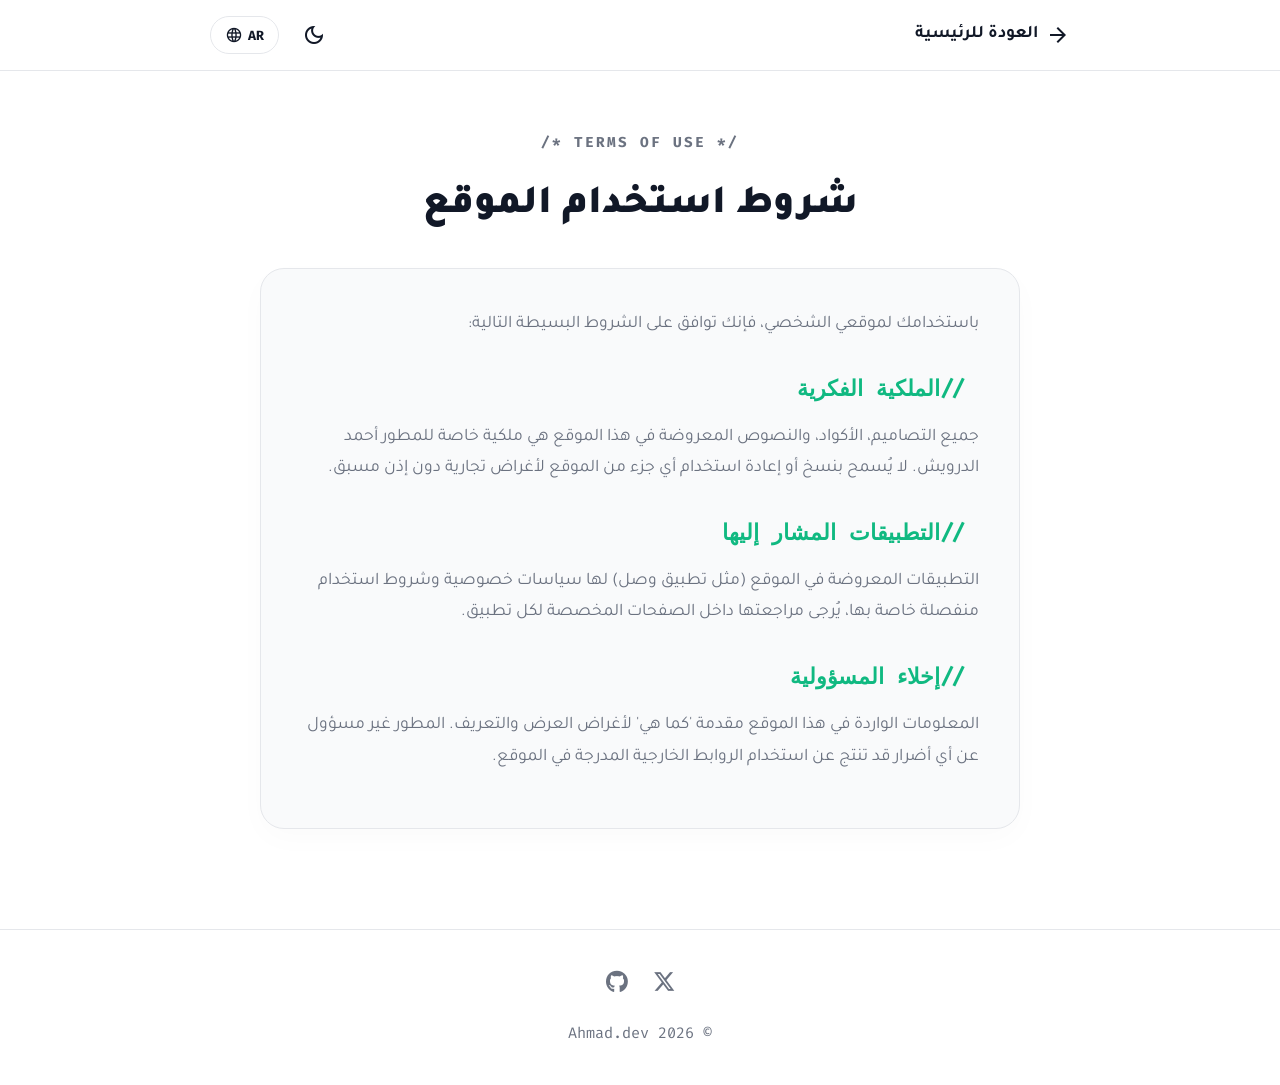
<file: terms/index.html>
<!DOCTYPE html>
<html lang="ar" dir="rtl">
<head>
    <meta charset="UTF-8">
    <meta name="viewport" content="width=device-width, initial-scale=1.0">
    <title>شروط الاستخدام | Ahmad Aldarwish</title>
    
    <!-- الخطوط -->
    <link href="https://fonts.googleapis.com/css2?family=Tajawal:wght@400;500;700;900&family=Roboto:wght@400;500;700;900&family=Fira+Code:wght@400;600;700&display=swap" rel="stylesheet">
    <link href="https://fonts.googleapis.com/css2?family=Material+Symbols+Outlined:opsz,wght,FILL,GRAD@24,400,0,0" rel="stylesheet" />
    <link rel="stylesheet" href="https://cdnjs.cloudflare.com/ajax/libs/font-awesome/6.4.0/css/all.min.css">

    <style>
        :root { 
            --bg-color: #ffffff; 
            --text-main: #111827; 
            --text-sec: #6b7280; 
            --accent: #10b981; 
            --border-color: #e5e7eb; 
            --card-bg: #f9fafb; 
            --code-font: 'Fira Code', monospace; 
            --glass-shadow: 0 10px 40px 0 rgba(0, 0, 0, 0.04);
            --glass-blur: blur(20px);
        }
        [data-theme="dark"] { 
            --bg-color: #0d1117; 
            --text-main: #e6edf3; 
            --text-sec: #8b949e; 
            --accent: #34d399; 
            --border-color: #30363d; 
            --card-bg: #161b22; 
            --glass-shadow: 0 10px 40px 0 rgba(0, 0, 0, 0.4);
        }
        * { box-sizing: border-box; margin: 0; padding: 0; }
        body { font-family: 'Tajawal', sans-serif; background-color: var(--bg-color); color: var(--text-main); line-height: 1.6; transition: 0.3s; display: flex; flex-direction: column; min-height: 100vh; }
        html[dir="ltr"] body { font-family: 'Roboto', sans-serif; }

        /* Header */
        header { position: sticky; top: 0; background-color: rgba(var(--bg-color), 0.85); backdrop-filter: var(--glass-blur); -webkit-backdrop-filter: var(--glass-blur); border-bottom: 1px solid var(--border-color); z-index: 1000; padding: 15px 0; }
        .nav-container { max-width: 900px; margin: 0 auto; display: flex; justify-content: space-between; align-items: center; padding: 0 20px; }
        
        .back-link { font-size: 1.1rem; font-weight: 700; color: var(--text-main); text-decoration: none; display: flex; align-items: center; gap: 8px; transition: 0.2s; }
        .back-link:hover { color: var(--accent); }
        .back-link .material-symbols-outlined { transition: transform 0.3s ease; }
        html[dir="rtl"] .back-link .material-symbols-outlined { transform: scaleX(-1); }

        .header-controls { display: flex; align-items: center; gap: 15px; }
        .icon-btn { background: transparent; border: none; color: var(--text-main); cursor: pointer; display: flex; align-items: center; justify-content: center; width: 40px; height: 40px; border-radius: 50%; transition: 0.2s; }
        .icon-btn:hover { color: var(--accent); background: rgba(16, 185, 129, 0.1); }
        
        /* Dropdown Language Menu */
        .dropdown { position: relative; display: inline-block; }
        .dropbtn { background: transparent; border: 1px solid var(--border-color); color: var(--text-main); padding: 5px 14px; border-radius: 20px; font-weight: bold; cursor: pointer; display: flex; align-items: center; gap: 5px; transition: 0.3s; font-family: var(--code-font); height: 38px; }
        .dropbtn:hover { border-color: var(--accent); color: var(--accent); }
        .dropdown-content { display: none; position: absolute; top: 100%; right: 0; margin-top: 10px; background: var(--bg-color); min-width: 120px; box-shadow: var(--glass-shadow); border-radius: 16px; overflow: hidden; z-index: 1; border: 1px solid var(--border-color); backdrop-filter: var(--glass-blur); -webkit-backdrop-filter: var(--glass-blur); }
        .dropdown:hover .dropdown-content { display: block; }
        html[dir="ltr"] .dropdown-content { right: 0; left: auto; }
        .dropdown-content button { color: var(--text-main); padding: 12px 15px; text-decoration: none; display: block; width: 100%; text-align: left; background: none; border: none; font-family: inherit; font-size: 1rem; cursor: pointer; transition: 0.3s; font-weight: bold; }
        html[dir="rtl"] .dropdown-content button { text-align: right; }
        .dropdown-content button:hover { background: var(--accent); color: #fff; }

        /* Main Content */
        .container { max-width: 800px; margin: 60px auto; padding: 0 20px; flex: 1; width: 100%; text-align: center;}
        .section-tag { font-family: var(--code-font); font-size: 0.9rem; font-weight: 700; color: var(--text-sec); letter-spacing: 2px; margin-bottom: 20px; display: block; }
        h1 { font-size: 2.5rem; color: var(--text-main); font-weight: 900; margin-bottom: 30px; }
        
        .content-card { background: var(--card-bg); border: 1px solid var(--border-color); border-radius: 24px; padding: 40px; text-align: right; box-shadow: 0 10px 30px rgba(0,0,0,0.02); }
        html[dir="ltr"] .content-card { text-align: left; }
        
        .content-card h2 { color: var(--accent); font-size: 1.4rem; margin-top: 30px; margin-bottom: 15px; font-family: var(--code-font); }
        .content-card p { font-size: 1.1rem; color: var(--text-sec); line-height: 1.8; margin-bottom: 15px; }

        /* Footer */
        footer { padding: 40px 20px; border-top: 1px solid var(--border-color); margin-top: 40px; text-align: center; }
        .social-links { display: flex; justify-content: center; gap: 25px; margin-bottom: 15px; }
        .social-links a { color: var(--text-sec); font-size: 1.4rem; transition: 0.2s; }
        .social-links a:hover { color: var(--accent); transform: translateY(-3px); }
        .copyright { color: var(--text-sec); font-size: 0.95rem; font-family: var(--code-font); }
    </style>
</head>
<body>

    <header>
        <div class="nav-container">
            <a href="/" class="back-link">
                <span class="material-symbols-outlined">arrow_back</span>
                <span data-i18n="back">العودة للرئيسية</span>
            </a>
            <div class="header-controls">
                <button class="icon-btn" onclick="toggleTheme()" title="Toggle Theme">
                    <span class="material-symbols-outlined" id="theme-icon">dark_mode</span>
                </button>
                <div class="dropdown">
                    <button class="dropbtn">
                        <span id="current-lang-text">AR</span>
                        <span class="material-symbols-outlined" style="font-size: 18px;">language</span>
                    </button>
                    <div class="dropdown-content">
                        <button onclick="setLanguage('en')">English</button>
                        <button onclick="setLanguage('ar')">العربية</button>
                        <button onclick="setLanguage('de')">Deutsch</button>
                    </div>
                </div>
            </div>
        </div>
    </header>

    <div class="container">
        <span class="section-tag">/* TERMS OF USE */</span>
        <h1 data-i18n="title">شروط استخدام الموقع</h1>
        
        <div class="content-card">
            <p data-i18n="intro">باستخدامك لموقعي الشخصي، فإنك توافق على الشروط البسيطة التالية:</p>
            
            <h2 data-i18n="h1">// الملكية الفكرية</h2>
            <p data-i18n="p1">جميع التصاميم، الأكواد، والنصوص المعروضة في هذا الموقع هي ملكية خاصة للمطور أحمد الدرويش. لا يُسمح بنسخ أو إعادة استخدام أي جزء من الموقع لأغراض تجارية دون إذن مسبق.</p>
            
            <h2 data-i18n="h2">// التطبيقات المشار إليها</h2>
            <p data-i18n="p2">التطبيقات المعروضة في الموقع (مثل تطبيق وصل) لها سياسات خصوصية وشروط استخدام منفصلة خاصة بها، يُرجى مراجعتها داخل الصفحات المخصصة لكل تطبيق.</p>
            
            <h2 data-i18n="h3">// إخلاء المسؤولية</h2>
            <p data-i18n="p3">المعلومات الواردة في هذا الموقع مقدمة "كما هي" لأغراض العرض والتعريف. المطور غير مسؤول عن أي أضرار قد تنتج عن استخدام الروابط الخارجية المدرجة في الموقع.</p>
        </div>
    </div>

    <footer>
        <div class="social-links">
            <a href="https://x.com/TechA7mad" title="X (Twitter)"><i class="fa-brands fa-x-twitter"></i></a>
            <a href="https://github.com/AldarwishDev" title="GitHub"><i class="fa-brands fa-github"></i></a>
        </div>
        <p class="copyright">© 2026 Ahmad.dev</p>
    </footer>

    <script>
        const translations = {
            ar: { 
                back: "العودة للرئيسية", 
                title: "شروط استخدام الموقع", 
                intro: "باستخدامك لموقعي الشخصي، فإنك توافق على الشروط البسيطة التالية:", 
                h1: "// الملكية الفكرية", 
                p1: "جميع التصاميم، الأكواد، والنصوص المعروضة في هذا الموقع هي ملكية خاصة للمطور أحمد الدرويش. لا يُسمح بنسخ أو إعادة استخدام أي جزء من الموقع لأغراض تجارية دون إذن مسبق.", 
                h2: "// التطبيقات المشار إليها", 
                p2: "التطبيقات المعروضة في الموقع (مثل تطبيق وصل) لها سياسات خصوصية وشروط استخدام منفصلة خاصة بها، يُرجى مراجعتها داخل الصفحات المخصصة لكل تطبيق.", 
                h3: "// إخلاء المسؤولية", 
                p3: "المعلومات الواردة في هذا الموقع مقدمة 'كما هي' لأغراض العرض والتعريف. المطور غير مسؤول عن أي أضرار قد تنتج عن استخدام الروابط الخارجية المدرجة في الموقع." 
            },
            en: { 
                back: "Back to Home", 
                title: "Terms of Use", 
                intro: "By using my personal website, you agree to the following simple terms:", 
                h1: "// Intellectual Property", 
                p1: "All designs, codes, and texts displayed on this site are the exclusive property of developer Ahmad Aldarwish. Copying or reusing any part of the site for commercial purposes without prior permission is prohibited.", 
                h2: "// Referenced Apps", 
                p2: "The applications showcased on the site (like the Wasl app) have their own separate privacy policies and terms of use. Please review them on their respective pages.", 
                h3: "// Disclaimer", 
                p3: "The information on this site is provided 'as is' for portfolio purposes. The developer is not liable for any damages resulting from the use of external links provided on the site." 
            },
            de: {
                back: "Zurück zur Startseite", 
                title: "Nutzungsbedingungen", 
                intro: "Durch die Nutzung meiner persönlichen Website stimmen Sie den folgenden einfachen Bedingungen zu:", 
                h1: "// Geistiges Eigentum", 
                p1: "Alle auf dieser Website angezeigten Designs, Codes und Texte sind ausschließliches Eigentum des Entwicklers Ahmad Aldarwish. Das Kopieren oder die Wiederverwendung von Teilen der Website für kommerzielle Zwecke ohne vorherige Genehmigung ist untersagt.", 
                h2: "// Verlinkte Apps", 
                p2: "Die auf der Website vorgestellten Anwendungen (wie die Wasl-App) haben ihre eigenen separaten Datenschutzrichtlinien und Nutzungsbedingungen. Bitte überprüfen Sie diese auf den entsprechenden Seiten.", 
                h3: "// Haftungsausschluss", 
                p3: "Die Informationen auf dieser Website werden 'wie besehen' zu Portfolio-Zwecken zur Verfügung gestellt. Der Entwickler haftet nicht für Schäden, die aus der Nutzung der auf der Website bereitgestellten externen Links entstehen."
            }
        };

        function setLanguage(lang) {
            localStorage.setItem('preferredLang', lang);
            document.documentElement.setAttribute('dir', lang === 'ar' ? 'rtl' : 'ltr');
            document.documentElement.setAttribute('lang', lang);
            document.getElementById('current-lang-text').textContent = lang.toUpperCase();
            
            document.querySelectorAll('[data-i18n]').forEach(el => {
                const key = el.getAttribute('data-i18n');
                if (translations[lang] && translations[lang][key]) el.innerHTML = translations[lang][key];
            });
        }

        function toggleTheme() {
            const currentTheme = document.documentElement.getAttribute('data-theme');
            const newTheme = currentTheme === 'dark' ? 'light' : 'dark';
            document.documentElement.setAttribute('data-theme', newTheme);
            document.getElementById('theme-icon').textContent = newTheme === 'dark' ? 'light_mode' : 'dark_mode';
            localStorage.setItem('preferredTheme', newTheme);
        }

        window.onload = () => {
            let savedTheme = localStorage.getItem('preferredTheme');
            if (!savedTheme) {
                savedTheme = window.matchMedia('(prefers-color-scheme: dark)').matches ? 'dark' : 'light';
            }
            document.documentElement.setAttribute('data-theme', savedTheme);
            document.getElementById('theme-icon').textContent = savedTheme === 'dark' ? 'light_mode' : 'dark_mode';
            
            const savedLang = localStorage.getItem('preferredLang') || 'ar';
            setLanguage(savedLang);
        };
    </script>
</body>
</html>
</file>
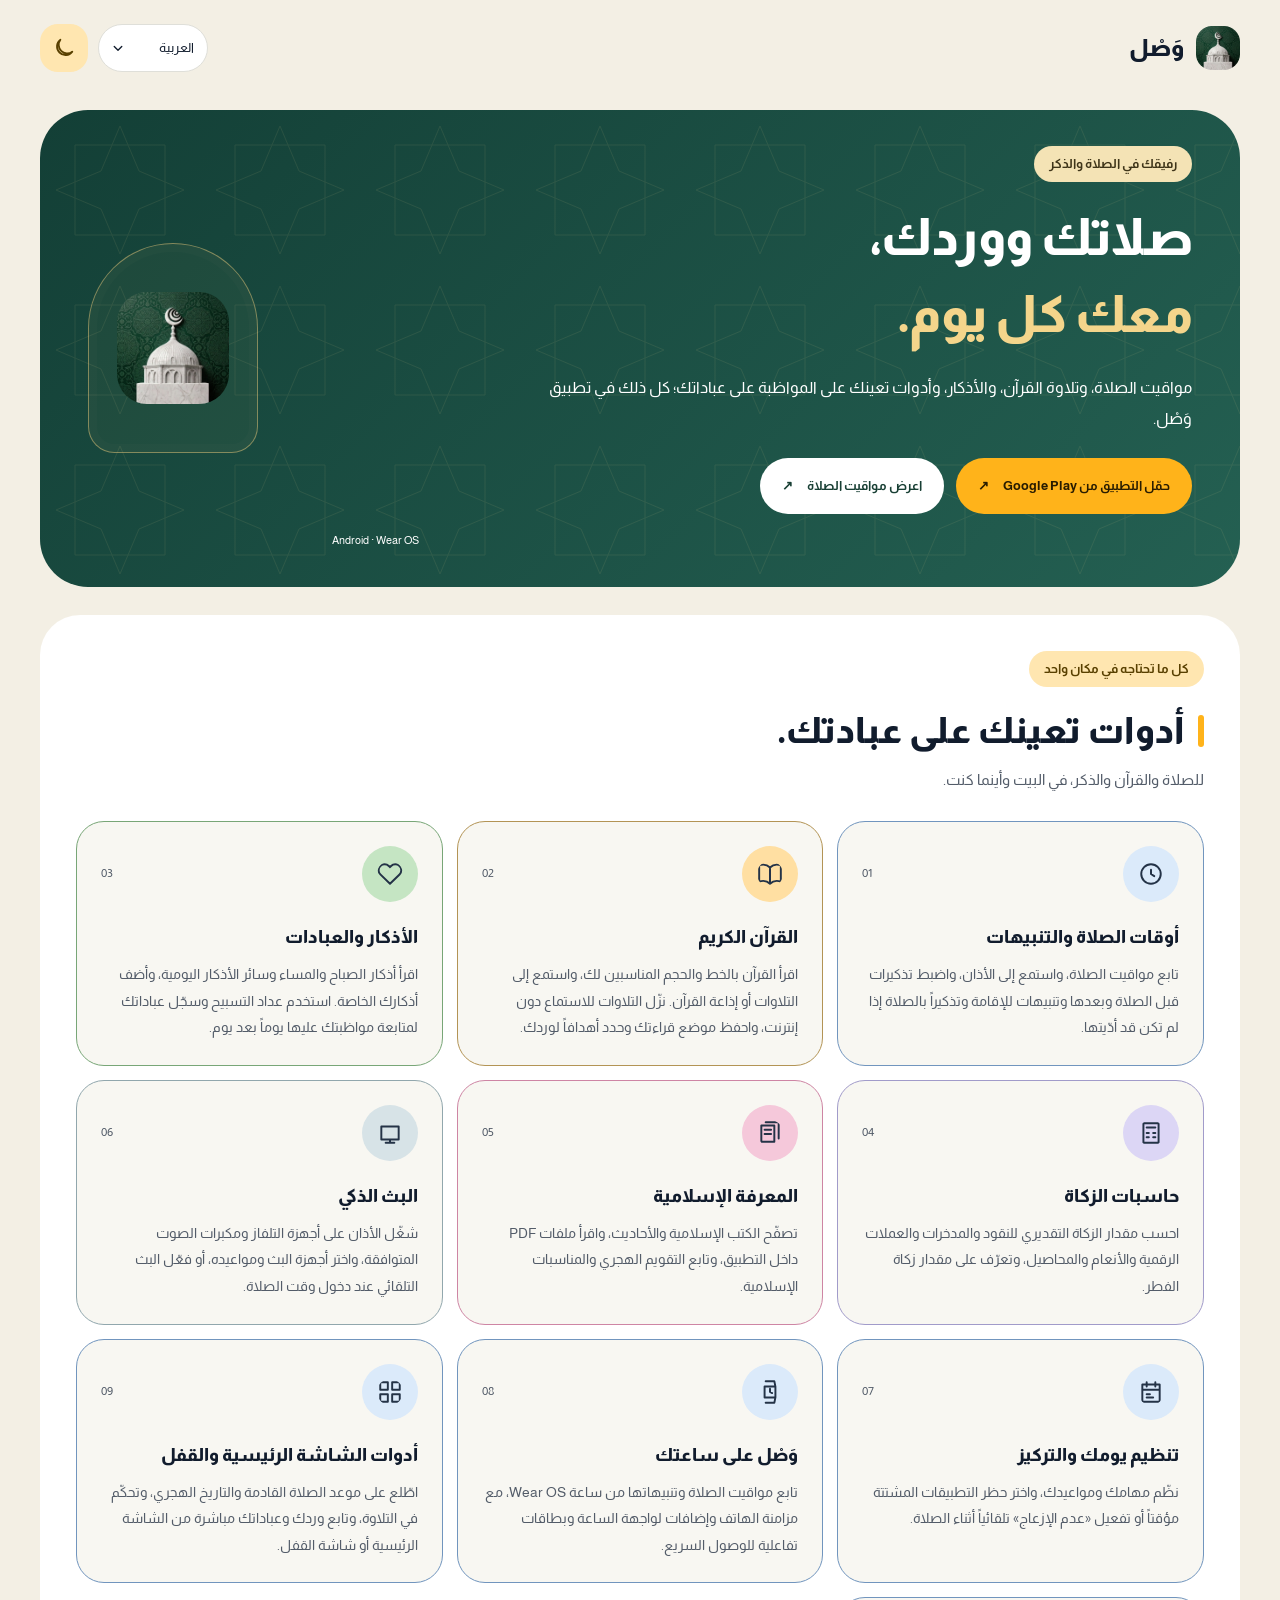
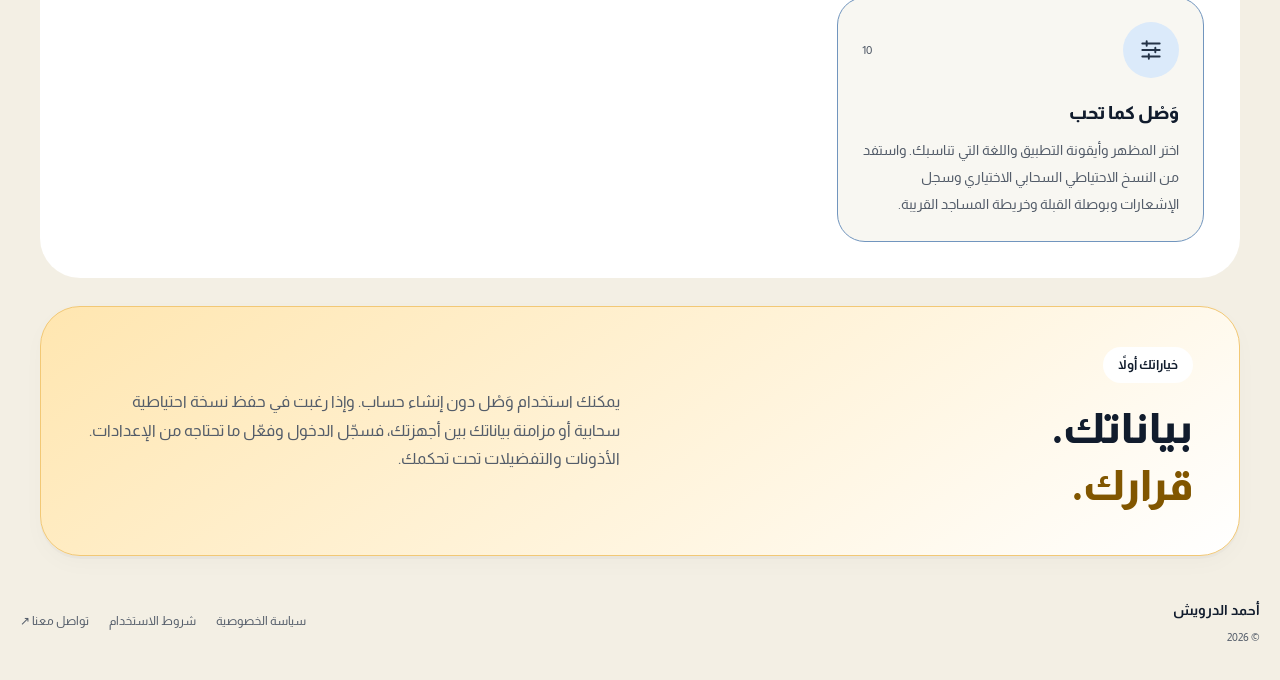
<file: wasl/index.html>
<!DOCTYPE html>
<html lang="en" dir="ltr">
<head>
  <meta charset="UTF-8">
  <meta name="viewport" content="width=device-width, initial-scale=1.0">
  <meta name="description" content="Make space for what matters. Prayer times, Quran, adhkar, and thoughtful reminders — together in Wasl.">
  <meta name="theme-color" content="#f3efe4">
  <title>Your daily Islamic companion | Wasl</title>
  <link rel="icon" href="/logo.png">
  <link rel="canonical" href="https://ahmadaldarwish.com/wasl/">
  <link rel="preload" href="/wasl/assets/fonts/Almarai-Regular.ttf" as="font" type="font/ttf" crossorigin>
  <link rel="stylesheet" href="/wasl/assets/wasl.css?v=9c5ccce71980">
  <script src="/wasl/assets/wasl.js?v=5cbbd22421e6" defer></script>
</head>
<body id="top" data-page="overview">
<a class="skip-link" href="#main"><span data-label="skip">Skip to content</span></a><header class="site-header"><div class="nav-wrap"><a class="brand" href="/wasl/" aria-label="Wasl"><img src="/logo.png" width="38" height="38" alt=""><span data-label="brand">Wasl</span></a><div class="controls"><label class="sr-only" for="language"><span data-label="language">Language</span></label><div class="language-control"><select id="language" disabled><option value="en" lang="en">English</option><option value="ar" lang="ar">العربية</option><option value="de" lang="de">Deutsch</option></select><svg class="language-chevron" viewBox="0 0 24 24" aria-hidden="true"><path d="m7 10 5 5 5-5"/></svg></div><button id="theme-toggle" class="icon-button js-only" aria-label="Toggle dark mode" aria-pressed="false"><svg aria-hidden="true" viewBox="0 0 24 24"><path d="M20.3 15.6A8.5 8.5 0 0 1 8.4 3.7a8.5 8.5 0 1 0 11.9 11.9Z"/></svg></button></div></div></header>
<main id="main" class="home-main"><section class="hero"><div class="hero-copy"><p class="eyebrow">YOUR DAILY ISLAMIC COMPANION</p><h1>A little closer.<br><em>Every day.</em></h1><p class="hero-intro">Make space for what matters. Prayer times, Quran, adhkar, and thoughtful reminders — together in Wasl.</p><div class="hero-actions"><a id="download" class="button" href="https://play.google.com/store/apps/details?id=com.ahmadaldarwish.wasl">Get it on Google Play <span aria-hidden="true">↗</span></a><a class="explore-link" href="/wasl/prayer-times/">Check prayer times <span aria-hidden="true">↗</span></a></div><p class="platforms" dir="ltr">Android · Wear OS</p></div><div class="hero-brand"><img src="/logo.png" width="112" height="112" alt="Wasl" fetchpriority="high"></div></section><section id="features" class="features"><div class="section-heading"><p class="eyebrow">THOUGHTFULLY CONNECTED</p><h2>Faith, woven into your day.</h2><p>From the first Adhan to a quiet moment of reflection.</p></div><div class="features-grid"><article class="feature"><div class="feature-top"><svg viewBox="0 0 24 24" aria-hidden="true"><path d="M12 8v4l3 2 M21 12a9 9 0 1 1-18 0 9 9 0 0 1 18 0"/></svg><span aria-hidden="true">01</span></div><h3>Prayer times & reminders</h3><p>Prayer times, Adhan playback, pre- and post-prayer reminders, Iqamah alerts, and reminders for your latest prayer.</p></article><article class="feature"><div class="feature-top"><svg viewBox="0 0 24 24" aria-hidden="true"><path d="M12 6v15 M12 6C9 3 5 3 2 4v15c3-1 7-1 10 2 3-3 7-3 10-2V4c-3-1-7-1-10 2Z"/></svg><span aria-hidden="true">02</span></div><h3>The Holy Quran</h3><p>Read with adjustable fonts, listen to reciters or Quran radio, download audio for offline listening, and keep bookmarks and reading goals.</p></article><article class="feature"><div class="feature-top"><svg viewBox="0 0 24 24" aria-hidden="true"><path d="M20.8 4.6a5.5 5.5 0 0 0-7.8 0L12 5.7l-1.1-1.1a5.5 5.5 0 0 0-7.8 7.8L12 21l8.8-8.6a5.5 5.5 0 0 0 0-7.8Z"/></svg><span aria-hidden="true">03</span></div><h3>Adhkar & worship</h3><p>Morning, evening, and daily adhkar, custom dhikr, a tasbeeh counter, and worship progress with streaks and calendar history.</p></article><article class="feature"><div class="feature-top"><svg viewBox="0 0 24 24" aria-hidden="true"><path d="M5 3h14v18H5z M8 7h8 M8 12h2 M14 12h2 M8 16h2 M14 16h2"/></svg><span aria-hidden="true">04</span></div><h3>Zakat calculators</h3><p>Estimate Zakat for cash, savings, crypto, livestock, and agricultural yields, along with Zakat al-Fitr.</p></article><article class="feature"><div class="feature-top"><svg viewBox="0 0 24 24" aria-hidden="true"><path d="M4 5h12v15H4z M8 2h12v15 M7 9h6 M7 13h6"/></svg><span aria-hidden="true">05</span></div><h3>Islamic knowledge</h3><p>Explore Islamic books, an integrated PDF reader, Hadith collections, the Hijri calendar, and Islamic events.</p></article><article class="feature"><div class="feature-top"><svg viewBox="0 0 24 24" aria-hidden="true"><path d="M4 6h16v12H4z M8 21h8 M12 18v3"/></svg><span aria-hidden="true">06</span></div><h3>Smart Cast</h3><p>Cast the Adhan to compatible TVs and speakers, with automatic prayer casting and controls for devices and schedules.</p></article><article class="feature"><div class="feature-top"><svg viewBox="0 0 24 24" aria-hidden="true"><path d="M4 5h16v16H4z M8 3v4 M16 3v4 M4 10h16 M8 14h3 M8 17h6"/></svg><span aria-hidden="true">07</span></div><h3>Agenda & focus</h3><p>Plan daily tasks and events, pause distracting apps, and use optional prayer Focus Mode and automatic Do Not Disturb.</p></article><article class="feature"><div class="feature-top"><svg viewBox="0 0 24 24" aria-hidden="true"><path d="M8 2h8l1 5 M8 22h8l1-5 M7 7h10v10H7z M12 9v3l2 1"/></svg><span aria-hidden="true">08</span></div><h3>Wear OS companion</h3><p>A native watch app with phone-watch synchronization, prayer alerts, watch face complications, and interactive tiles.</p></article><article class="feature"><div class="feature-top"><svg viewBox="0 0 24 24" aria-hidden="true"><path d="M3 3h7v7H3z M14 3h7v7h-7z M3 14h7v7H3z M14 14h7v7h-7z"/></svg><span aria-hidden="true">09</span></div><h3>Home & lock screen widgets</h3><p>Quick access to prayer times and countdowns, Quran playback and progress, daily Ayahs, worship trackers, and Hijri dates.</p></article><article class="feature"><div class="feature-top"><svg viewBox="0 0 24 24" aria-hidden="true"><path d="M4 6h16 M4 12h16 M4 18h16 M8 4v4 M16 10v4 M10 16v4"/></svg><span aria-hidden="true">10</span></div><h3>Make Wasl your own</h3><p>Choose themes, app icons, and languages. Use optional cloud backup, notification history, the Qibla compass, and nearby mosque maps.</p></article></div></section><section class="privacy-banner"><div><p class="eyebrow">BUILT AROUND YOUR CHOICES</p><h2>Your data.<br><em>Your choice.</em></h2></div><div><p>Use Wasl without an account, or sign in for optional cloud backup and sync. Manage your permissions and preferences in the app.</p></div></section></main>
<footer class="site-footer"><div><a href="/" class="footer-name"><span data-label="home">Ahmad Aldarwish</span></a><p>© 2026</p></div><nav aria-label="Footer"><a href="/wasl/privacy/"><span data-label="privacy">Privacy Policy</span></a><a href="/wasl/terms/"><span data-label="terms">Terms of Use</span></a><a href="mailto:contact@ahmadaldarwish.com"><span data-label="contact">Get in touch</span> <span aria-hidden="true">↗</span></a></nav></footer>
<script type="application/json" id="page-data">{"labels":{"en":{"brand":"Wasl","features":"Features","download":"Download","overview":"Overview","privacy":"Privacy Policy","terms":"Terms of Use","language":"Language","theme":"Toggle dark mode","skip":"Skip to content","legal":"WASL / LEGAL","contents":"On this page","print":"Print document","back":"Back to Wasl","contact":"Get in touch","top":"Back to top","by":"Made by Ahmad Aldarwish","home":"Ahmad Aldarwish","updated":"Last Updated: September 2026"},"de":{"brand":"Wasl","features":"Funktionen","download":"Download","overview":"Übersicht","privacy":"Datenschutzerklärung","terms":"Nutzungsbedingungen","language":"Sprache","theme":"Dunkelmodus umschalten","skip":"Zum Inhalt springen","legal":"WASL / RECHTLICHES","contents":"Auf dieser Seite","print":"Dokument drucken","back":"Zurück zu Wasl","contact":"Kontakt aufnehmen","top":"Nach oben","by":"Entwickelt von Ahmad Aldarwish","home":"Ahmad Aldarwish","updated":"Zuletzt aktualisiert: September 2026"},"ar":{"brand":"وَصْل","features":"الميزات","download":"تحميل","overview":"نظرة عامة","privacy":"سياسة الخصوصية","terms":"شروط الاستخدام","language":"اللغة","theme":"تبديل الوضع الداكن","skip":"انتقل إلى المحتوى","legal":"وَصْل / المعلومات القانونية","contents":"في هذه الصفحة","print":"طباعة المستند","back":"العودة إلى وَصْل","contact":"تواصل معنا","top":"العودة إلى الأعلى","by":"من تطوير أحمد الدرويش","home":"أحمد الدرويش","updated":"آخر تحديث: سبتمبر 2026"}},"home":{"en":"\u003csection class=\"hero\">\u003cdiv class=\"hero-copy\">\u003cp class=\"eyebrow\">YOUR DAILY ISLAMIC COMPANION\u003c/p>\u003ch1>A little closer.\u003cbr>\u003cem>Every day.\u003c/em>\u003c/h1>\u003cp class=\"hero-intro\">Make space for what matters. Prayer times, Quran, adhkar, and thoughtful reminders — together in Wasl.\u003c/p>\u003cdiv class=\"hero-actions\">\u003ca id=\"download\" class=\"button\" href=\"https://play.google.com/store/apps/details?id=com.ahmadaldarwish.wasl\">Get it on Google Play \u003cspan aria-hidden=\"true\">↗\u003c/span>\u003c/a>\u003ca class=\"explore-link\" href=\"/wasl/prayer-times/\">Check prayer times \u003cspan aria-hidden=\"true\">↗\u003c/span>\u003c/a>\u003c/div>\u003cp class=\"platforms\" dir=\"ltr\">Android · Wear OS\u003c/p>\u003c/div>\u003cdiv class=\"hero-brand\">\u003cimg src=\"/logo.png\" width=\"112\" height=\"112\" alt=\"Wasl\" fetchpriority=\"high\">\u003c/div>\u003c/section>\u003csection id=\"features\" class=\"features\">\u003cdiv class=\"section-heading\">\u003cp class=\"eyebrow\">THOUGHTFULLY CONNECTED\u003c/p>\u003ch2>Faith, woven into your day.\u003c/h2>\u003cp>From the first Adhan to a quiet moment of reflection.\u003c/p>\u003c/div>\u003cdiv class=\"features-grid\">\u003carticle class=\"feature\">\u003cdiv class=\"feature-top\">\u003csvg viewBox=\"0 0 24 24\" aria-hidden=\"true\">\u003cpath d=\"M12 8v4l3 2 M21 12a9 9 0 1 1-18 0 9 9 0 0 1 18 0\"/>\u003c/svg>\u003cspan aria-hidden=\"true\">01\u003c/span>\u003c/div>\u003ch3>Prayer times & reminders\u003c/h3>\u003cp>Prayer times, Adhan playback, pre- and post-prayer reminders, Iqamah alerts, and reminders for your latest prayer.\u003c/p>\u003c/article>\u003carticle class=\"feature\">\u003cdiv class=\"feature-top\">\u003csvg viewBox=\"0 0 24 24\" aria-hidden=\"true\">\u003cpath d=\"M12 6v15 M12 6C9 3 5 3 2 4v15c3-1 7-1 10 2 3-3 7-3 10-2V4c-3-1-7-1-10 2Z\"/>\u003c/svg>\u003cspan aria-hidden=\"true\">02\u003c/span>\u003c/div>\u003ch3>The Holy Quran\u003c/h3>\u003cp>Read with adjustable fonts, listen to reciters or Quran radio, download audio for offline listening, and keep bookmarks and reading goals.\u003c/p>\u003c/article>\u003carticle class=\"feature\">\u003cdiv class=\"feature-top\">\u003csvg viewBox=\"0 0 24 24\" aria-hidden=\"true\">\u003cpath d=\"M20.8 4.6a5.5 5.5 0 0 0-7.8 0L12 5.7l-1.1-1.1a5.5 5.5 0 0 0-7.8 7.8L12 21l8.8-8.6a5.5 5.5 0 0 0 0-7.8Z\"/>\u003c/svg>\u003cspan aria-hidden=\"true\">03\u003c/span>\u003c/div>\u003ch3>Adhkar & worship\u003c/h3>\u003cp>Morning, evening, and daily adhkar, custom dhikr, a tasbeeh counter, and worship progress with streaks and calendar history.\u003c/p>\u003c/article>\u003carticle class=\"feature\">\u003cdiv class=\"feature-top\">\u003csvg viewBox=\"0 0 24 24\" aria-hidden=\"true\">\u003cpath d=\"M5 3h14v18H5z M8 7h8 M8 12h2 M14 12h2 M8 16h2 M14 16h2\"/>\u003c/svg>\u003cspan aria-hidden=\"true\">04\u003c/span>\u003c/div>\u003ch3>Zakat calculators\u003c/h3>\u003cp>Estimate Zakat for cash, savings, crypto, livestock, and agricultural yields, along with Zakat al-Fitr.\u003c/p>\u003c/article>\u003carticle class=\"feature\">\u003cdiv class=\"feature-top\">\u003csvg viewBox=\"0 0 24 24\" aria-hidden=\"true\">\u003cpath d=\"M4 5h12v15H4z M8 2h12v15 M7 9h6 M7 13h6\"/>\u003c/svg>\u003cspan aria-hidden=\"true\">05\u003c/span>\u003c/div>\u003ch3>Islamic knowledge\u003c/h3>\u003cp>Explore Islamic books, an integrated PDF reader, Hadith collections, the Hijri calendar, and Islamic events.\u003c/p>\u003c/article>\u003carticle class=\"feature\">\u003cdiv class=\"feature-top\">\u003csvg viewBox=\"0 0 24 24\" aria-hidden=\"true\">\u003cpath d=\"M4 6h16v12H4z M8 21h8 M12 18v3\"/>\u003c/svg>\u003cspan aria-hidden=\"true\">06\u003c/span>\u003c/div>\u003ch3>Smart Cast\u003c/h3>\u003cp>Cast the Adhan to compatible TVs and speakers, with automatic prayer casting and controls for devices and schedules.\u003c/p>\u003c/article>\u003carticle class=\"feature\">\u003cdiv class=\"feature-top\">\u003csvg viewBox=\"0 0 24 24\" aria-hidden=\"true\">\u003cpath d=\"M4 5h16v16H4z M8 3v4 M16 3v4 M4 10h16 M8 14h3 M8 17h6\"/>\u003c/svg>\u003cspan aria-hidden=\"true\">07\u003c/span>\u003c/div>\u003ch3>Agenda & focus\u003c/h3>\u003cp>Plan daily tasks and events, pause distracting apps, and use optional prayer Focus Mode and automatic Do Not Disturb.\u003c/p>\u003c/article>\u003carticle class=\"feature\">\u003cdiv class=\"feature-top\">\u003csvg viewBox=\"0 0 24 24\" aria-hidden=\"true\">\u003cpath d=\"M8 2h8l1 5 M8 22h8l1-5 M7 7h10v10H7z M12 9v3l2 1\"/>\u003c/svg>\u003cspan aria-hidden=\"true\">08\u003c/span>\u003c/div>\u003ch3>Wear OS companion\u003c/h3>\u003cp>A native watch app with phone-watch synchronization, prayer alerts, watch face complications, and interactive tiles.\u003c/p>\u003c/article>\u003carticle class=\"feature\">\u003cdiv class=\"feature-top\">\u003csvg viewBox=\"0 0 24 24\" aria-hidden=\"true\">\u003cpath d=\"M3 3h7v7H3z M14 3h7v7h-7z M3 14h7v7H3z M14 14h7v7h-7z\"/>\u003c/svg>\u003cspan aria-hidden=\"true\">09\u003c/span>\u003c/div>\u003ch3>Home & lock screen widgets\u003c/h3>\u003cp>Quick access to prayer times and countdowns, Quran playback and progress, daily Ayahs, worship trackers, and Hijri dates.\u003c/p>\u003c/article>\u003carticle class=\"feature\">\u003cdiv class=\"feature-top\">\u003csvg viewBox=\"0 0 24 24\" aria-hidden=\"true\">\u003cpath d=\"M4 6h16 M4 12h16 M4 18h16 M8 4v4 M16 10v4 M10 16v4\"/>\u003c/svg>\u003cspan aria-hidden=\"true\">10\u003c/span>\u003c/div>\u003ch3>Make Wasl your own\u003c/h3>\u003cp>Choose themes, app icons, and languages. Use optional cloud backup, notification history, the Qibla compass, and nearby mosque maps.\u003c/p>\u003c/article>\u003c/div>\u003c/section>\u003csection class=\"privacy-banner\">\u003cdiv>\u003cp class=\"eyebrow\">BUILT AROUND YOUR CHOICES\u003c/p>\u003ch2>Your data.\u003cbr>\u003cem>Your choice.\u003c/em>\u003c/h2>\u003c/div>\u003cdiv>\u003cp>Use Wasl without an account, or sign in for optional cloud backup and sync. Manage your permissions and preferences in the app.\u003c/p>\u003c/div>\u003c/section>","de":"\u003csection class=\"hero\">\u003cdiv class=\"hero-copy\">\u003cp class=\"eyebrow\">DEIN TÄGLICHER ISLAMISCHER BEGLEITER\u003c/p>\u003ch1>Ein Stück näher.\u003cbr>\u003cem>Jeden Tag.\u003c/em>\u003c/h1>\u003cp class=\"hero-intro\">Schaffe Raum für das Wesentliche. Gebetszeiten, Koran, Adhkar und hilfreiche Erinnerungen — vereint in Wasl.\u003c/p>\u003cdiv class=\"hero-actions\">\u003ca id=\"download\" class=\"button\" href=\"https://play.google.com/store/apps/details?id=com.ahmadaldarwish.wasl\">Bei Google Play herunterladen \u003cspan aria-hidden=\"true\">↗\u003c/span>\u003c/a>\u003ca class=\"explore-link\" href=\"/wasl/prayer-times/\">Gebetszeiten anzeigen \u003cspan aria-hidden=\"true\">↗\u003c/span>\u003c/a>\u003c/div>\u003cp class=\"platforms\" dir=\"ltr\">Android · Wear OS\u003c/p>\u003c/div>\u003cdiv class=\"hero-brand\">\u003cimg src=\"/logo.png\" width=\"112\" height=\"112\" alt=\"Wasl\" fetchpriority=\"high\">\u003c/div>\u003c/section>\u003csection id=\"features\" class=\"features\">\u003cdiv class=\"section-heading\">\u003cp class=\"eyebrow\">BEWUSST VERBUNDEN\u003c/p>\u003ch2>Glaube, der deinen Alltag begleitet.\u003c/h2>\u003cp>Vom ersten Adhan bis zu einem stillen Moment der Besinnung.\u003c/p>\u003c/div>\u003cdiv class=\"features-grid\">\u003carticle class=\"feature\">\u003cdiv class=\"feature-top\">\u003csvg viewBox=\"0 0 24 24\" aria-hidden=\"true\">\u003cpath d=\"M12 8v4l3 2 M21 12a9 9 0 1 1-18 0 9 9 0 0 1 18 0\"/>\u003c/svg>\u003cspan aria-hidden=\"true\">01\u003c/span>\u003c/div>\u003ch3>Gebetszeiten & Erinnerungen\u003c/h3>\u003cp>Gebetszeiten, Adhan-Wiedergabe, Erinnerungen vor und nach dem Gebet, Iqamah-Hinweise und Erinnerungen an das letzte Gebet.\u003c/p>\u003c/article>\u003carticle class=\"feature\">\u003cdiv class=\"feature-top\">\u003csvg viewBox=\"0 0 24 24\" aria-hidden=\"true\">\u003cpath d=\"M12 6v15 M12 6C9 3 5 3 2 4v15c3-1 7-1 10 2 3-3 7-3 10-2V4c-3-1-7-1-10 2Z\"/>\u003c/svg>\u003cspan aria-hidden=\"true\">02\u003c/span>\u003c/div>\u003ch3>Der Heilige Koran\u003c/h3>\u003cp>Lies mit anpassbaren Schriften, höre Rezitatoren oder Koranradio, lade Audio zum Offline-Hören herunter und verwalte Lesezeichen und Leseziele.\u003c/p>\u003c/article>\u003carticle class=\"feature\">\u003cdiv class=\"feature-top\">\u003csvg viewBox=\"0 0 24 24\" aria-hidden=\"true\">\u003cpath d=\"M20.8 4.6a5.5 5.5 0 0 0-7.8 0L12 5.7l-1.1-1.1a5.5 5.5 0 0 0-7.8 7.8L12 21l8.8-8.6a5.5 5.5 0 0 0 0-7.8Z\"/>\u003c/svg>\u003cspan aria-hidden=\"true\">03\u003c/span>\u003c/div>\u003ch3>Adhkar & Andacht\u003c/h3>\u003cp>Morgen-, Abend- und Alltags-Adhkar, eigene Dhikr, ein Tasbeeh-Zähler und Andachtsfortschritte mit Serien und Kalenderverlauf.\u003c/p>\u003c/article>\u003carticle class=\"feature\">\u003cdiv class=\"feature-top\">\u003csvg viewBox=\"0 0 24 24\" aria-hidden=\"true\">\u003cpath d=\"M5 3h14v18H5z M8 7h8 M8 12h2 M14 12h2 M8 16h2 M14 16h2\"/>\u003c/svg>\u003cspan aria-hidden=\"true\">04\u003c/span>\u003c/div>\u003ch3>Zakat-Rechner\u003c/h3>\u003cp>Schätze Zakat für Bargeld, Ersparnisse, Kryptowährungen, Vieh und Ernteerträge sowie Zakat al-Fitr.\u003c/p>\u003c/article>\u003carticle class=\"feature\">\u003cdiv class=\"feature-top\">\u003csvg viewBox=\"0 0 24 24\" aria-hidden=\"true\">\u003cpath d=\"M4 5h12v15H4z M8 2h12v15 M7 9h6 M7 13h6\"/>\u003c/svg>\u003cspan aria-hidden=\"true\">05\u003c/span>\u003c/div>\u003ch3>Islamisches Wissen\u003c/h3>\u003cp>Entdecke islamische Bücher, einen integrierten PDF-Reader, Hadith-Sammlungen, den Hijri-Kalender und islamische Ereignisse.\u003c/p>\u003c/article>\u003carticle class=\"feature\">\u003cdiv class=\"feature-top\">\u003csvg viewBox=\"0 0 24 24\" aria-hidden=\"true\">\u003cpath d=\"M4 6h16v12H4z M8 21h8 M12 18v3\"/>\u003c/svg>\u003cspan aria-hidden=\"true\">06\u003c/span>\u003c/div>\u003ch3>Smart Cast\u003c/h3>\u003cp>Übertrage den Adhan an kompatible Fernseher und Lautsprecher, mit automatischem Gebets-Casting und Einstellungen für Geräte und Zeitpläne.\u003c/p>\u003c/article>\u003carticle class=\"feature\">\u003cdiv class=\"feature-top\">\u003csvg viewBox=\"0 0 24 24\" aria-hidden=\"true\">\u003cpath d=\"M4 5h16v16H4z M8 3v4 M16 3v4 M4 10h16 M8 14h3 M8 17h6\"/>\u003c/svg>\u003cspan aria-hidden=\"true\">07\u003c/span>\u003c/div>\u003ch3>Agenda & Fokus\u003c/h3>\u003cp>Plane tägliche Aufgaben und Termine, pausiere ablenkende Apps und nutze den optionalen Gebets-Fokusmodus und automatische Nicht-stören-Einstellungen.\u003c/p>\u003c/article>\u003carticle class=\"feature\">\u003cdiv class=\"feature-top\">\u003csvg viewBox=\"0 0 24 24\" aria-hidden=\"true\">\u003cpath d=\"M8 2h8l1 5 M8 22h8l1-5 M7 7h10v10H7z M12 9v3l2 1\"/>\u003c/svg>\u003cspan aria-hidden=\"true\">08\u003c/span>\u003c/div>\u003ch3>Wear OS-Begleiter\u003c/h3>\u003cp>Eine native Watch-App mit Telefon-Uhr-Synchronisierung, Gebetshinweisen, Zifferblatt-Komplikationen und interaktiven Kacheln.\u003c/p>\u003c/article>\u003carticle class=\"feature\">\u003cdiv class=\"feature-top\">\u003csvg viewBox=\"0 0 24 24\" aria-hidden=\"true\">\u003cpath d=\"M3 3h7v7H3z M14 3h7v7h-7z M3 14h7v7H3z M14 14h7v7h-7z\"/>\u003c/svg>\u003cspan aria-hidden=\"true\">09\u003c/span>\u003c/div>\u003ch3>Start- & Sperrbildschirm-Widgets\u003c/h3>\u003cp>Schneller Zugriff auf Gebetszeiten und Countdowns, Koranwiedergabe und Fortschritt, tägliche Ayahs, Andachtstracker und Hijri-Daten.\u003c/p>\u003c/article>\u003carticle class=\"feature\">\u003cdiv class=\"feature-top\">\u003csvg viewBox=\"0 0 24 24\" aria-hidden=\"true\">\u003cpath d=\"M4 6h16 M4 12h16 M4 18h16 M8 4v4 M16 10v4 M10 16v4\"/>\u003c/svg>\u003cspan aria-hidden=\"true\">10\u003c/span>\u003c/div>\u003ch3>Wasl nach deinen Wünschen\u003c/h3>\u003cp>Wähle Designs, App-Symbole und Sprachen. Nutze optionale Cloud-Sicherung, den Benachrichtigungsverlauf, den Qibla-Kompass und Karten mit Moscheen in der Nähe.\u003c/p>\u003c/article>\u003c/div>\u003c/section>\u003csection class=\"privacy-banner\">\u003cdiv>\u003cp class=\"eyebrow\">DEINE ENTSCHEIDUNGEN ZÄHLEN\u003c/p>\u003ch2>Deine Daten.\u003cbr>\u003cem>Deine Wahl.\u003c/em>\u003c/h2>\u003c/div>\u003cdiv>\u003cp>Nutze Wasl ohne Konto oder melde dich für optionale Cloud-Sicherung und Synchronisierung an. Verwalte Berechtigungen und Einstellungen in der App.\u003c/p>\u003c/div>\u003c/section>","ar":"\u003csection class=\"hero\">\u003cdiv class=\"hero-copy\">\u003cp class=\"eyebrow\">رفيقك في الصلاة والذكر\u003c/p>\u003ch1>صلاتك ووردك،\u003cbr>\u003cem>معك كل يوم.\u003c/em>\u003c/h1>\u003cp class=\"hero-intro\">مواقيت الصلاة، وتلاوة القرآن، والأذكار، وأدوات تعينك على المواظبة على عباداتك؛ كل ذلك في تطبيق وَصْل.\u003c/p>\u003cdiv class=\"hero-actions\">\u003ca id=\"download\" class=\"button\" href=\"https://play.google.com/store/apps/details?id=com.ahmadaldarwish.wasl\">حمّل التطبيق من Google Play \u003cspan aria-hidden=\"true\">↗\u003c/span>\u003c/a>\u003ca class=\"explore-link\" href=\"/wasl/prayer-times/\">اعرض مواقيت الصلاة \u003cspan aria-hidden=\"true\">↗\u003c/span>\u003c/a>\u003c/div>\u003cp class=\"platforms\" dir=\"ltr\">Android · Wear OS\u003c/p>\u003c/div>\u003cdiv class=\"hero-brand\">\u003cimg src=\"/logo.png\" width=\"112\" height=\"112\" alt=\"وَصْل\" fetchpriority=\"high\">\u003c/div>\u003c/section>\u003csection id=\"features\" class=\"features\">\u003cdiv class=\"section-heading\">\u003cp class=\"eyebrow\">كل ما تحتاجه في مكان واحد\u003c/p>\u003ch2>أدوات تعينك على عبادتك.\u003c/h2>\u003cp>للصلاة والقرآن والذكر، في البيت وأينما كنت.\u003c/p>\u003c/div>\u003cdiv class=\"features-grid\">\u003carticle class=\"feature\">\u003cdiv class=\"feature-top\">\u003csvg viewBox=\"0 0 24 24\" aria-hidden=\"true\">\u003cpath d=\"M12 8v4l3 2 M21 12a9 9 0 1 1-18 0 9 9 0 0 1 18 0\"/>\u003c/svg>\u003cspan aria-hidden=\"true\">01\u003c/span>\u003c/div>\u003ch3>أوقات الصلاة والتنبيهات\u003c/h3>\u003cp>تابع مواقيت الصلاة، واستمع إلى الأذان، واضبط تذكيرات قبل الصلاة وبعدها وتنبيهات للإقامة وتذكيراً بالصلاة إذا لم تكن قد أدّيتها.\u003c/p>\u003c/article>\u003carticle class=\"feature\">\u003cdiv class=\"feature-top\">\u003csvg viewBox=\"0 0 24 24\" aria-hidden=\"true\">\u003cpath d=\"M12 6v15 M12 6C9 3 5 3 2 4v15c3-1 7-1 10 2 3-3 7-3 10-2V4c-3-1-7-1-10 2Z\"/>\u003c/svg>\u003cspan aria-hidden=\"true\">02\u003c/span>\u003c/div>\u003ch3>القرآن الكريم\u003c/h3>\u003cp>اقرأ القرآن بالخط والحجم المناسبين لك، واستمع إلى التلاوات أو إذاعة القرآن. نزّل التلاوات للاستماع دون إنترنت، واحفظ موضع قراءتك وحدد أهدافاً لوردك.\u003c/p>\u003c/article>\u003carticle class=\"feature\">\u003cdiv class=\"feature-top\">\u003csvg viewBox=\"0 0 24 24\" aria-hidden=\"true\">\u003cpath d=\"M20.8 4.6a5.5 5.5 0 0 0-7.8 0L12 5.7l-1.1-1.1a5.5 5.5 0 0 0-7.8 7.8L12 21l8.8-8.6a5.5 5.5 0 0 0 0-7.8Z\"/>\u003c/svg>\u003cspan aria-hidden=\"true\">03\u003c/span>\u003c/div>\u003ch3>الأذكار والعبادات\u003c/h3>\u003cp>اقرأ أذكار الصباح والمساء وسائر الأذكار اليومية، وأضف أذكارك الخاصة. استخدم عداد التسبيح وسجّل عباداتك لمتابعة مواظبتك عليها يوماً بعد يوم.\u003c/p>\u003c/article>\u003carticle class=\"feature\">\u003cdiv class=\"feature-top\">\u003csvg viewBox=\"0 0 24 24\" aria-hidden=\"true\">\u003cpath d=\"M5 3h14v18H5z M8 7h8 M8 12h2 M14 12h2 M8 16h2 M14 16h2\"/>\u003c/svg>\u003cspan aria-hidden=\"true\">04\u003c/span>\u003c/div>\u003ch3>حاسبات الزكاة\u003c/h3>\u003cp>احسب مقدار الزكاة التقديري للنقود والمدخرات والعملات الرقمية والأنعام والمحاصيل، وتعرّف على مقدار زكاة الفطر.\u003c/p>\u003c/article>\u003carticle class=\"feature\">\u003cdiv class=\"feature-top\">\u003csvg viewBox=\"0 0 24 24\" aria-hidden=\"true\">\u003cpath d=\"M4 5h12v15H4z M8 2h12v15 M7 9h6 M7 13h6\"/>\u003c/svg>\u003cspan aria-hidden=\"true\">05\u003c/span>\u003c/div>\u003ch3>المعرفة الإسلامية\u003c/h3>\u003cp>تصفّح الكتب الإسلامية والأحاديث، واقرأ ملفات PDF داخل التطبيق، وتابع التقويم الهجري والمناسبات الإسلامية.\u003c/p>\u003c/article>\u003carticle class=\"feature\">\u003cdiv class=\"feature-top\">\u003csvg viewBox=\"0 0 24 24\" aria-hidden=\"true\">\u003cpath d=\"M4 6h16v12H4z M8 21h8 M12 18v3\"/>\u003c/svg>\u003cspan aria-hidden=\"true\">06\u003c/span>\u003c/div>\u003ch3>البث الذكي\u003c/h3>\u003cp>شغّل الأذان على أجهزة التلفاز ومكبرات الصوت المتوافقة، واختر أجهزة البث ومواعيده، أو فعّل البث التلقائي عند دخول وقت الصلاة.\u003c/p>\u003c/article>\u003carticle class=\"feature\">\u003cdiv class=\"feature-top\">\u003csvg viewBox=\"0 0 24 24\" aria-hidden=\"true\">\u003cpath d=\"M4 5h16v16H4z M8 3v4 M16 3v4 M4 10h16 M8 14h3 M8 17h6\"/>\u003c/svg>\u003cspan aria-hidden=\"true\">07\u003c/span>\u003c/div>\u003ch3>تنظيم يومك والتركيز\u003c/h3>\u003cp>نظّم مهامك ومواعيدك، واختر حظر التطبيقات المشتتة مؤقتاً أو تفعيل «عدم الإزعاج» تلقائياً أثناء الصلاة.\u003c/p>\u003c/article>\u003carticle class=\"feature\">\u003cdiv class=\"feature-top\">\u003csvg viewBox=\"0 0 24 24\" aria-hidden=\"true\">\u003cpath d=\"M8 2h8l1 5 M8 22h8l1-5 M7 7h10v10H7z M12 9v3l2 1\"/>\u003c/svg>\u003cspan aria-hidden=\"true\">08\u003c/span>\u003c/div>\u003ch3>وَصْل على ساعتك\u003c/h3>\u003cp>تابع مواقيت الصلاة وتنبيهاتها من ساعة Wear OS، مع مزامنة الهاتف وإضافات لواجهة الساعة وبطاقات تفاعلية للوصول السريع.\u003c/p>\u003c/article>\u003carticle class=\"feature\">\u003cdiv class=\"feature-top\">\u003csvg viewBox=\"0 0 24 24\" aria-hidden=\"true\">\u003cpath d=\"M3 3h7v7H3z M14 3h7v7h-7z M3 14h7v7H3z M14 14h7v7h-7z\"/>\u003c/svg>\u003cspan aria-hidden=\"true\">09\u003c/span>\u003c/div>\u003ch3>أدوات الشاشة الرئيسية والقفل\u003c/h3>\u003cp>اطّلع على موعد الصلاة القادمة والتاريخ الهجري، وتحكّم في التلاوة، وتابع وردك وعباداتك مباشرة من الشاشة الرئيسية أو شاشة القفل.\u003c/p>\u003c/article>\u003carticle class=\"feature\">\u003cdiv class=\"feature-top\">\u003csvg viewBox=\"0 0 24 24\" aria-hidden=\"true\">\u003cpath d=\"M4 6h16 M4 12h16 M4 18h16 M8 4v4 M16 10v4 M10 16v4\"/>\u003c/svg>\u003cspan aria-hidden=\"true\">10\u003c/span>\u003c/div>\u003ch3>وَصْل كما تحب\u003c/h3>\u003cp>اختر المظهر وأيقونة التطبيق واللغة التي تناسبك. واستفد من النسخ الاحتياطي السحابي الاختياري وسجل الإشعارات وبوصلة القبلة وخريطة المساجد القريبة.\u003c/p>\u003c/article>\u003c/div>\u003c/section>\u003csection class=\"privacy-banner\">\u003cdiv>\u003cp class=\"eyebrow\">خياراتك أولاً\u003c/p>\u003ch2>بياناتك.\u003cbr>\u003cem>قرارك.\u003c/em>\u003c/h2>\u003c/div>\u003cdiv>\u003cp>يمكنك استخدام وَصْل دون إنشاء حساب. وإذا رغبت في حفظ نسخة احتياطية سحابية أو مزامنة بياناتك بين أجهزتك، فسجّل الدخول وفعّل ما تحتاجه من الإعدادات. الأذونات والتفضيلات تحت تحكمك.\u003c/p>\u003c/div>\u003c/section>"}}</script>
</body>
</html>
</file>
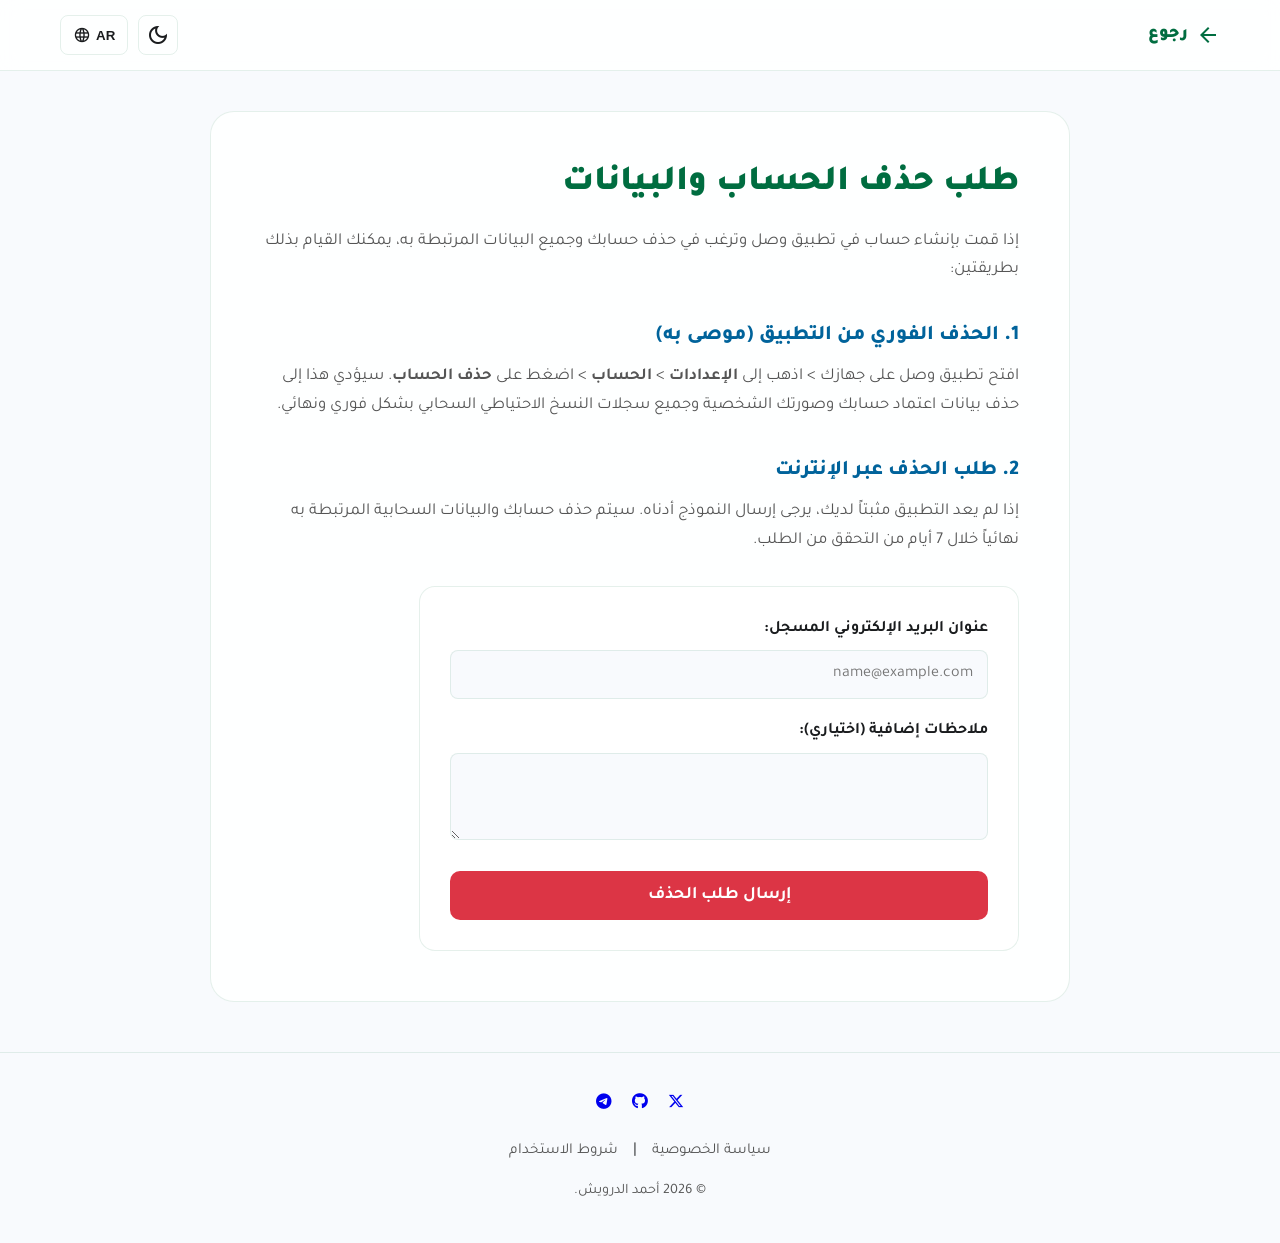
<file: wasl/delete-account/index.html>
<!DOCTYPE html>
<html lang="en" dir="ltr">
<head>
    <meta charset="UTF-8">
    <meta name="viewport" content="width=device-width, initial-scale=1.0">
    <title>Delete Account | Wasl App</title>
    
    <link href="https://fonts.googleapis.com/css2?family=Tajawal:wght@400;500;700;900&family=Roboto:wght@400;500;700;900&display=swap" rel="stylesheet">
    <link href="https://fonts.googleapis.com/css2?family=Material+Symbols+Outlined:opsz,wght,FILL,GRAD@24,400,0,0" rel="stylesheet" />
    <link rel="stylesheet" href="https://cdnjs.cloudflare.com/ajax/libs/font-awesome/6.4.0/css/all.min.css">

    <style>
        :root {
            --md-sys-color-primary: #006d40;
            --md-sys-color-secondary: #00639b;
            --md-sys-color-background: #f8fafd;
            --md-sys-color-surface: rgba(255, 255, 255, 0.85);
            --md-sys-color-on-surface: #1a1c1e;
            --text-muted: #555555;
            --card-bg: rgba(255, 255, 255, 0.7);
            --card-border: rgba(0, 109, 64, 0.1);
        }

        [data-theme="dark"] {
            --md-sys-color-primary: #2bc07b;
            --md-sys-color-secondary: #6cb6ff;
            --md-sys-color-background: #0b0d10;
            --md-sys-color-surface: rgba(30, 32, 40, 0.85);
            --md-sys-color-on-surface: #e2e2e9;
            --text-muted: #a0a0b5;
            --card-bg: rgba(255, 255, 255, 0.03);
            --card-border: rgba(255, 255, 255, 0.05);
        }

        * { box-sizing: border-box; margin: 0; padding: 0; }
        body { font-family: 'Roboto', sans-serif; background-color: var(--md-sys-color-background); color: var(--md-sys-color-on-surface); line-height: 1.6; transition: 0.3s; overflow-x: hidden; }
        html[dir="rtl"] body { font-family: 'Tajawal', sans-serif; }

        header { background: var(--md-sys-color-surface); backdrop-filter: blur(10px); border-bottom: 1px solid var(--card-border); position: sticky; top: 0; z-index: 1000; padding: 15px 0; }
        .nav-container { max-width: 1200px; margin: 0 auto; display: flex; justify-content: space-between; align-items: center; padding: 0 20px; }
        .logo { font-size: 1.1rem; font-weight: 900; color: var(--md-sys-color-primary); text-decoration: none; display: flex; align-items: center; gap: 8px;}
        html[dir="ltr"] .logo .material-symbols-outlined { transform: rotate(180deg); }
        
        .header-controls { display: flex; align-items: center; gap: 10px; }
        .icon-btn { background: transparent; border: 1px solid var(--card-border); color: var(--md-sys-color-on-surface); cursor: pointer; display: flex; align-items: center; justify-content: center; width: 40px; height: 40px; border-radius: 8px; transition: 0.2s; }
        .icon-btn:hover { border-color: var(--md-sys-color-primary); color: var(--md-sys-color-primary); }

        .dropdown { position: relative; display: inline-block; }
        .dropbtn { background: transparent; border: 1px solid var(--card-border); color: var(--md-sys-color-on-surface); padding: 5px 12px; border-radius: 8px; font-weight: bold; cursor: pointer; display: flex; align-items: center; gap: 5px; height: 40px; transition: 0.2s; }
        .dropbtn:hover { border-color: var(--md-sys-color-primary); color: var(--md-sys-color-primary); }
        .dropdown-content { display: none; position: absolute; top: 100%; right: 0; margin-top: 5px; background: var(--md-sys-color-surface); min-width: 120px; border-radius: 12px; overflow: hidden; z-index: 1; border: 1px solid var(--card-border); box-shadow: 0 10px 25px rgba(0,0,0,0.1); }
        .dropdown:hover .dropdown-content { display: block; }
        html[dir="ltr"] .dropdown-content { right: 0; left: auto; }
        .dropdown-content button { color: var(--md-sys-color-on-surface); padding: 12px 15px; text-decoration: none; display: block; width: 100%; text-align: left; background: none; border: none; font-family: inherit; font-size: 0.95rem; cursor: pointer; font-weight: bold; transition: 0.2s;}
        html[dir="rtl"] .dropdown-content button { text-align: right; }
        .dropdown-content button:hover { background: var(--md-sys-color-primary); color: #fff; }

        .container { max-width: 900px; margin: 40px auto; padding: 0 20px; }

        .wasl-section { background: var(--md-sys-color-surface); border: 1px solid var(--card-border); border-radius: 24px; padding: 50px; margin-bottom: 50px; transition: 0.3s; }
        
        .content-section h1 { font-size: 2.2rem; color: var(--md-sys-color-primary); margin-bottom: 20px; font-weight: 900; line-height: 1.3;}
        .content-section p { font-size: 1.05rem; color: var(--text-muted); margin-bottom: 20px; line-height: 1.7; }
        .content-section h3 { font-size: 1.3rem; color: var(--md-sys-color-secondary); margin-top: 35px; margin-bottom: 10px; font-weight: 800; }
        
        .delete-form { max-width: 600px; margin-top: 30px; background: var(--card-bg); padding: 30px; border-radius: 16px; border: 1px solid var(--card-border); }
        .delete-form label { display: block; margin-bottom: 8px; font-weight: bold; color: var(--md-sys-color-on-surface); }
        .delete-form input, .delete-form textarea { width: 100%; padding: 14px; margin-bottom: 20px; border: 1px solid var(--card-border); border-radius: 8px; background: var(--md-sys-color-background); color: var(--md-sys-color-on-surface); font-family: inherit; font-size: 1rem; transition: 0.2s; box-sizing: border-box; }
        .delete-form input:focus, .delete-form textarea:focus { outline: none; border-color: var(--md-sys-color-primary); box-shadow: 0 0 0 2px rgba(0, 109, 64, 0.2); }
        
        .btn-submit { display: inline-block; width: 100%; background-color: #dc3545; color: white; padding: 14px 20px; border: none; border-radius: 10px; cursor: pointer; font-weight: bold; font-size: 1.1rem; transition: 0.2s; font-family: inherit; }
        .btn-submit:hover { background-color: #c82333; transform: translateY(-2px); }
        
        /* Dark mode inputs */
        [data-theme="dark"] .delete-form input, [data-theme="dark"] .delete-form textarea { background: rgba(0,0,0,0.2); border-color: var(--card-border); }

        footer { text-align: center; padding: 40px 20px; border-top: 1px solid var(--card-border); }
        .social-links { display: flex; justify-content: center; gap: 20px; margin-bottom: 20px; }
        .social-icon { color: var(--text-muted); font-size: 1.4rem; transition: 0.2s; text-decoration: none; }
        .social-icon:hover { color: var(--md-sys-color-primary); transform: translateY(-3px); }
        .footer-legal { display: flex; gap: 15px; justify-content: center; margin-bottom: 15px; flex-wrap: wrap; }
        .footer-legal a { color: var(--text-muted); text-decoration: none; font-size: 0.95rem; transition: 0.2s; }
        .footer-legal a:hover { color: var(--md-sys-color-primary); }
        .copyright { color: var(--text-muted); font-size: 0.9rem; }

        @media (max-width: 768px) {
            .nav-container { padding: 0 15px; }
            .wasl-section { padding: 30px 20px; }
            .content-section h1 { font-size: 1.8rem; }
            .delete-form { padding: 20px; }
        }
    </style>
</head>
<body>

    <header>
        <div class="nav-container">
            <!-- Points back to your main website -->
            <a href="/" class="logo">
                <span class="material-symbols-outlined">arrow_back</span>
                <span data-i18n="back_home">Back to Home</span>
            </a>
            <div class="header-controls">
                <button id="theme-toggle" class="icon-btn" onclick="toggleTheme()">
                    <span class="material-symbols-outlined" id="theme-icon">dark_mode</span>
                </button>
                <div class="dropdown">
                    <button class="dropbtn">
                        <span id="current-lang-text">EN</span>
                        <span class="material-symbols-outlined" style="font-size: 18px;">language</span>
                    </button>
                    <div class="dropdown-content">
                        <button onclick="setLanguage('en')">English</button>
                        <button onclick="setLanguage('ar')">العربية</button>
                        <button onclick="setLanguage('de')">Deutsch</button>
                    </div>
                </div>
            </div>
        </div>
    </header>

    <div class="container">
        <section class="wasl-section content-section">
            
            <h1 data-i18n="del_title">Account and Data Deletion Request</h1>
            <p data-i18n="del_desc">If you created an account in the Wasl app and wish to delete your account and all associated data, you can do so in two ways:</p>
            
            <h3 data-i18n="del_method1_title">1. In-App Instant Deletion (Recommended)</h3>
            <p data-i18n="del_method1_desc">Open the Wasl app on your device > Go to <b>Settings</b> > <b>Account</b> > Tap <b>Delete Account</b>. This instantly and permanently deletes your account credentials, profile photo, and all cloud backup records.</p>

            <h3 data-i18n="del_method2_title">2. Request Deletion Online</h3>
            <p data-i18n="del_method2_desc">If you no longer have the app installed, please submit the form below. Your account and associated cloud data will be permanently deleted within 7 days of request verification.</p>

            <form action="https://api.web3forms.com/submit" method="POST" class="delete-form">
                
                <!-- REQUIRED: Replace with your actual Web3Forms access key -->
                <input type="hidden" name="access_key" value="0037ab86-e50d-468c-9b93-bea70aec7c3e">
                
                <input type="hidden" name="subject" value="Wasl Account Deletion Request">
                
                <label for="email" data-i18n="form_email_label">Registered Email Address:</label>
                <input type="email" id="email" name="email" required placeholder="name@example.com">
                
                <label for="reason" data-i18n="form_reason_label">Additional Notes (Optional):</label>
                <textarea id="reason" name="reason" rows="3"></textarea>
                
                <button type="submit" class="btn-submit" data-i18n="form_submit">Submit Deletion Request</button>
                
            </form>
            
        </section>
    </div>

    <footer>
        <div class="social-links">
            <a href="#" title="X (Twitter)"><i class="fa-brands fa-x-twitter"></i></a>
            <a href="#" title="GitHub"><i class="fa-brands fa-github"></i></a>
            <a href="#" title="Telegram"><i class="fa-brands fa-telegram"></i></a>
        </div>
        <div class="footer-legal">
            <a href="/wasl/privacy" data-i18n="privacy">Privacy Policy</a>
            <span>|</span>
            <a href="/wasl/terms" data-i18n="terms">Terms of Use</a>
        </div>
        <p class="copyright" data-i18n="copyright">© 2026 Ahmad Aldarwish.</p>
    </footer>

    <script>
        const translations = {
            en: {
                back_home: "Back", 
                del_title: "Account and Data Deletion Request", 
                del_desc: "If you created an account in the Wasl app and wish to delete your account and all associated data, you can do so in two ways:",
                del_method1_title: "1. In-App Instant Deletion (Recommended)",
                del_method1_desc: "Open the Wasl app on your device > Go to <b>Settings</b> > <b>Account</b> > Tap <b>Delete Account</b>. This instantly and permanently deletes your account credentials, profile photo, and all cloud backup records.",
                del_method2_title: "2. Request Deletion Online",
                del_method2_desc: "If you no longer have the app installed, please submit the form below. Your account and associated cloud data will be permanently deleted within 7 days of request verification.",
                form_email_label: "Registered Email Address:",
                form_reason_label: "Additional Notes (Optional):",
                form_submit: "Submit Deletion Request",
                privacy: "Privacy Policy", terms: "Terms of Use", copyright: "© 2026 Ahmad Aldarwish."
            },
            ar: {
                back_home: "رجوع", 
                del_title: "طلب حذف الحساب والبيانات", 
                del_desc: "إذا قمت بإنشاء حساب في تطبيق وصل وترغب في حذف حسابك وجميع البيانات المرتبطة به، يمكنك القيام بذلك بطريقتين:",
                del_method1_title: "1. الحذف الفوري من التطبيق (موصى به)",
                del_method1_desc: "افتح تطبيق وصل على جهازك > اذهب إلى <b>الإعدادات</b> > <b>الحساب</b> > اضغط على <b>حذف الحساب</b>. سيؤدي هذا إلى حذف بيانات اعتماد حسابك وصورتك الشخصية وجميع سجلات النسخ الاحتياطي السحابي بشكل فوري ونهائي.",
                del_method2_title: "2. طلب الحذف عبر الإنترنت",
                del_method2_desc: "إذا لم يعد التطبيق مثبتاً لديك، يرجى إرسال النموذج أدناه. سيتم حذف حسابك والبيانات السحابية المرتبطة به نهائياً خلال 7 أيام من التحقق من الطلب.",
                form_email_label: "عنوان البريد الإلكتروني المسجل:",
                form_reason_label: "ملاحظات إضافية (اختياري):",
                form_submit: "إرسال طلب الحذف",
                privacy: "سياسة الخصوصية", terms: "شروط الاستخدام", copyright: "© 2026 أحمد الدرويش."
            },
            de: {
                back_home: "Zurück", 
                del_title: "Antrag auf Löschung von Konto und Daten", 
                del_desc: "Wenn Sie ein Konto in der Wasl-App erstellt haben und Ihr Konto sowie alle damit verbundenen Daten löschen möchten, haben Sie zwei Möglichkeiten:",
                del_method1_title: "1. Sofortige Löschung in der App (Empfohlen)",
                del_method1_desc: "Öffnen Sie die Wasl-App > Gehen Sie zu <b>Einstellungen</b> > <b>Konto</b> > Tippen Sie auf <b>Konto löschen</b>. Dadurch werden Ihre Zugangsdaten, Ihr Profilbild und alle Cloud-Backups sofort dauerhaft gelöscht.",
                del_method2_title: "2. Löschung online beantragen",
                del_method2_desc: "Wenn Sie die App nicht mehr installiert haben, senden Sie bitte das untenstehende Formular ab. Ihr Konto und die zugehörigen Cloud-Daten werden innerhalb von 7 Tagen nach Überprüfung gelöscht.",
                form_email_label: "Registrierte E-Mail-Adresse:",
                form_reason_label: "Zusätzliche Notizen (Optional):",
                form_submit: "Löschantrag absenden",
                privacy: "Datenschutzerklärung", terms: "Nutzungsbedingungen", copyright: "© 2026 Ahmad Aldarwish."
            }
        };

        function setLanguage(lang) {
            localStorage.setItem('preferredLang', lang);
            document.documentElement.setAttribute('dir', lang === 'ar' ? 'rtl' : 'ltr');
            document.documentElement.setAttribute('lang', lang);
            document.getElementById('current-lang-text').textContent = lang.toUpperCase();
            
            document.querySelectorAll('[data-i18n]').forEach(element => {
                const key = element.getAttribute('data-i18n');
                if (translations[lang][key]) { element.innerHTML = translations[lang][key]; }
            });
        }

        function toggleTheme() {
            const currentTheme = document.documentElement.getAttribute('data-theme');
            const newTheme = currentTheme === 'dark' ? 'light' : 'dark';
            document.documentElement.setAttribute('data-theme', newTheme);
            document.getElementById('theme-icon').textContent = newTheme === 'dark' ? 'light_mode' : 'dark_mode';
            localStorage.setItem('preferredTheme', newTheme);
        }

        window.onload = () => {
            let savedTheme = localStorage.getItem('preferredTheme');
            if (!savedTheme) savedTheme = window.matchMedia('(prefers-color-scheme: dark)').matches ? 'dark' : 'light';
            document.documentElement.setAttribute('data-theme', savedTheme);
            document.getElementById('theme-icon').textContent = savedTheme === 'dark' ? 'light_mode' : 'dark_mode';
            
            const savedLang = localStorage.getItem('preferredLang') || 'en';
            setLanguage(savedLang);
        };
    </script>
</body>
</html>
</file>
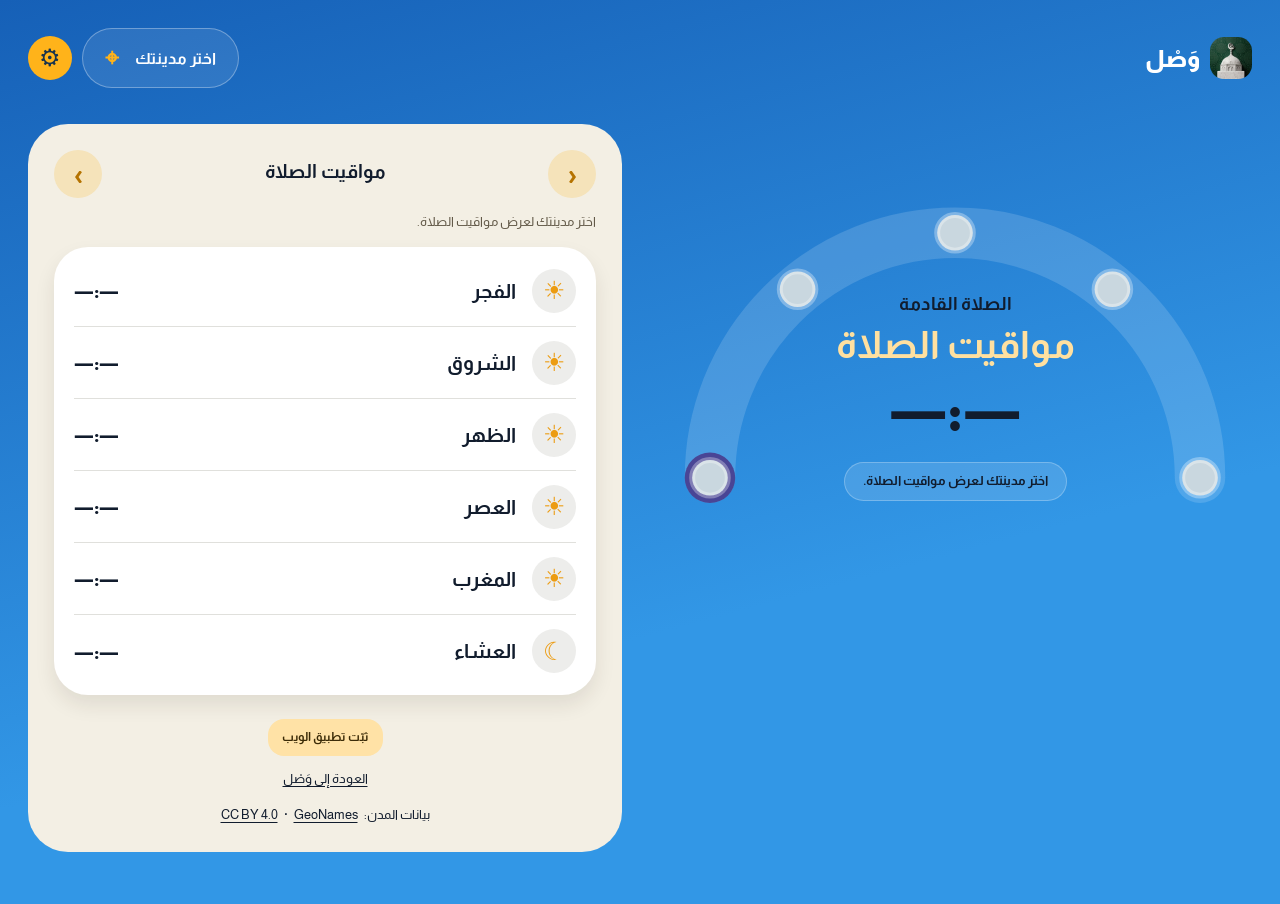
<file: wasl/prayer-times/index.html>
<!doctype html>
<html lang="ar" dir="rtl">
<head>
<meta charset="utf-8">
<meta name="viewport" content="width=device-width, initial-scale=1">
<meta name="theme-color" content="#1769be">
<title>مواقيت الصلاة | وَصْل</title>
<link rel="manifest" href="./manifest.webmanifest">
<link rel="apple-touch-icon" href="./icons/icon-192.png">
<meta name="apple-mobile-web-app-capable" content="yes">
<link rel="icon" href="/logo.png">
<link rel="stylesheet" href="./prayer-times.css?v=1cafaf28db48">
<script src="./prayer-times.js?v=cc30f86aaa3b" defer></script>
</head>
<body>
<main class="prayer-app">
  <header class="app-header">
    <a class="brand" href="/wasl/"><img src="/logo.png" width="42" height="42" alt=""><span>وَصْل</span></a>
    <div class="header-controls"><button id="location-button" class="location"><span id="city-label">اختر مدينتك</span><span aria-hidden="true">⌖</span></button><button id="settings-button" class="round-button" aria-label="الإعدادات">⚙</button></div>
  </header>
  <section class="prayer-hero" aria-labelledby="next-title">
    <svg class="prayer-arc" viewBox="0 0 400 220" aria-hidden="true">
      <path d="M35 190 A165 165 0 0 1 365 190" class="arc-track"/>
      <path d="M35 190 A165 165 0 0 1 365 190" class="arc-fill" pathLength="1" style="stroke-dasharray:0 1"/>
      <circle cx="35" cy="190" r="12" class="dot" data-prayer="fajr"/>
      <circle cx="94" cy="63" r="12" class="dot" data-prayer="dhuhr"/>
      <circle cx="200" cy="25" r="12" class="dot" data-prayer="asr"/>
      <circle cx="306" cy="63" r="12" class="dot" data-prayer="maghrib"/>
      <circle cx="365" cy="190" r="12" class="dot" data-prayer="isha"/>
    </svg>
    <div class="next-prayer">
      <p id="next-title">الصلاة القادمة</p>
      <h1 id="next-name">مواقيت الصلاة</h1>
      <div class="next-time" dir="ltr">—:—</div>
      <p class="countdown">اختر مدينتك لعرض المواقيت</p>
    </div>
  </section>
  <section class="schedule" aria-labelledby="day-title">
    <div class="date-row"><button id="previous-day" class="date-icon" aria-label="اليوم السابق">‹</button><div class="date-heading"><h2 id="day-title">مواقيت اليوم</h2><p id="gregorian-date"></p></div><button id="next-day" class="date-icon" aria-label="اليوم التالي">›</button></div>
    <div class="status-wrap"><p id="status" class="preview-note" role="status">اختر مدينتك لعرض مواقيت الصلاة.</p><button id="retry" hidden>إعادة المحاولة</button><button id="today-button" hidden>اليوم</button></div>
    <div class="prayer-list">
      <div class="prayer-row"><span class="prayer-icon" aria-hidden="true">☀</span><h3>الفجر</h3><time>—:—</time></div>
      <div class="prayer-row"><span class="prayer-icon" aria-hidden="true">☀</span><h3>الشروق</h3><time>—:—</time></div>
      <div class="prayer-row"><span class="prayer-icon" aria-hidden="true">☀</span><h3>الظهر</h3><time>—:—</time></div>
      <div class="prayer-row"><span class="prayer-icon" aria-hidden="true">☀</span><h3>العصر</h3><time>—:—</time></div>
      <div class="prayer-row"><span class="prayer-icon" aria-hidden="true">☀</span><h3>المغرب</h3><time>—:—</time></div>
      <div class="prayer-row"><span class="prayer-icon" aria-hidden="true">☾</span><h3>العشاء</h3><time>—:—</time></div>
    </div>
    <footer><button id="install-button" class="gps-button" type="button">ثبّت تطبيق الويب</button><p id="install-help" class="dialog-note" role="status"></p><a id="back-link" href="/wasl/">العودة إلى وَصْل</a><span id="city-credit">بيانات المدن: </span><a href="https://www.geonames.org/" target="_blank" rel="noopener">GeoNames</a> · <a href="https://creativecommons.org/licenses/by/4.0/" target="_blank" rel="noopener">CC BY 4.0</a></footer>
  </section>
</main>
<dialog id="location-dialog" aria-labelledby="location-title">
  <div class="dialog-heading"><h2 id="location-title">اختر مدينتك</h2><button class="close-dialog" aria-label="إغلاق">×</button></div>
  <button id="gps-button" class="gps-button" type="button">استخدم موقعي الحالي</button><p id="gps-note" class="dialog-note">يُرسل موقعك إلى خادم وَصْل لحساب المواقيت. لا يُحفظ في سجل الخادم.</p>
  <form id="search-form"><label for="city-search" id="search-label">اسم المدينة</label><div class="search-row"><input id="city-search" type="search" minlength="2" maxlength="80" required autocomplete="off"><button id="search-submit" type="submit">بحث</button></div></form>
  <p id="search-status" role="status"></p><div id="city-results"></div><div id="popular-cities" class="popular-cities"></div>
  <p class="dialog-note" id="location-note">يجري البحث عن المدن وحساب المواقيت على خادم وَصْل، دون نشر قواعد الحساب.</p>
</dialog>
<dialog id="settings-dialog" aria-labelledby="settings-title">
  <div class="dialog-heading"><h2 id="settings-title">الإعدادات</h2><button class="close-dialog" aria-label="إغلاق">×</button></div>
  <label for="language" id="language-label">اللغة</label><select id="language"><option value="ar">العربية</option><option value="en">English</option><option value="de">Deutsch</option></select>
  <label for="appearance" id="appearance-label">المظهر</label><select id="appearance"><option value="light">فاتح</option><option value="dark">داكن</option></select>
  <label for="clock-format" id="clock-label">تنسيق الوقت</label><select id="clock-format"><option value="12">12 ساعة</option><option value="24">24 ساعة</option></select>
  
  <p id="settings-note" class="dialog-note">المواقيت حسب الموقع المختار. قد تختلف عن التطبيق إذا غيّرت إعدادات الحساب فيه.</p>
</dialog>
<noscript><p class="noscript-note">فعّل JavaScript لعرض مواقيت الصلاة. Enable JavaScript to view prayer times.</p></noscript>
</body>
</html>
</file>
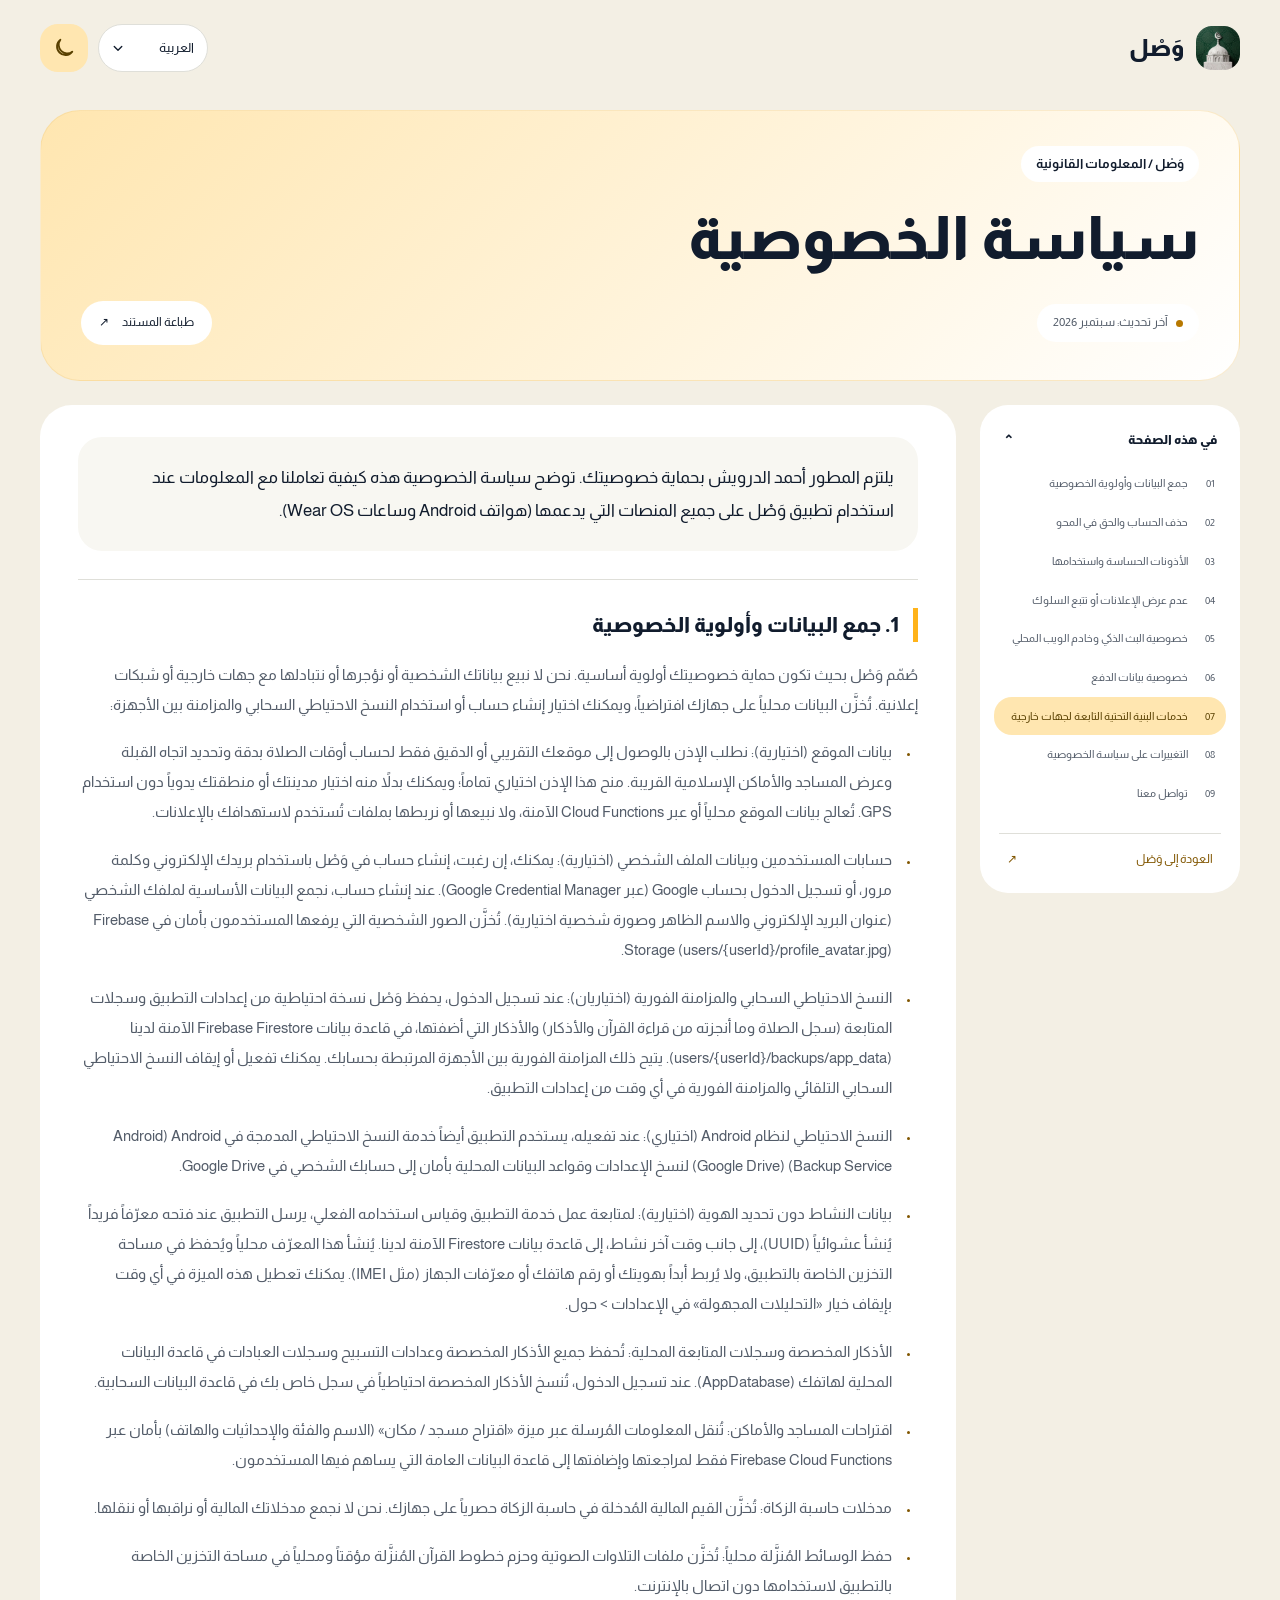
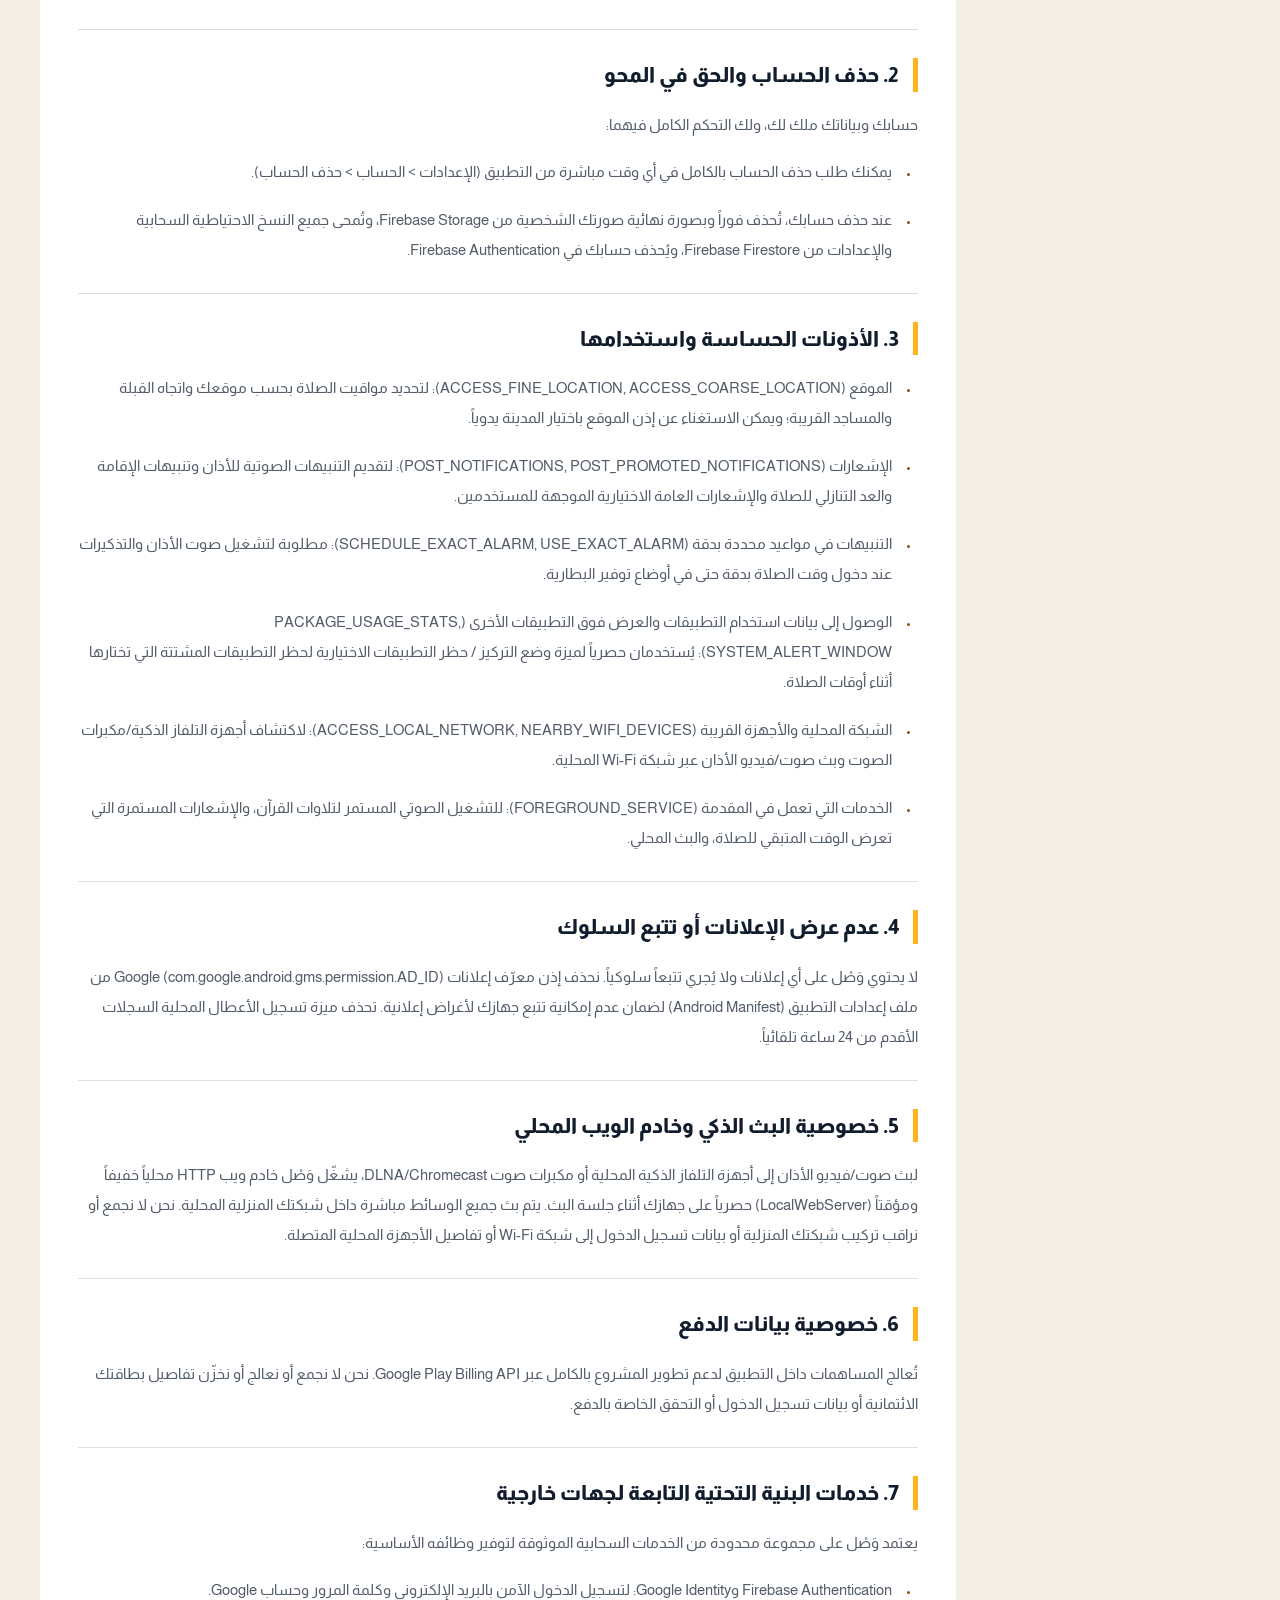
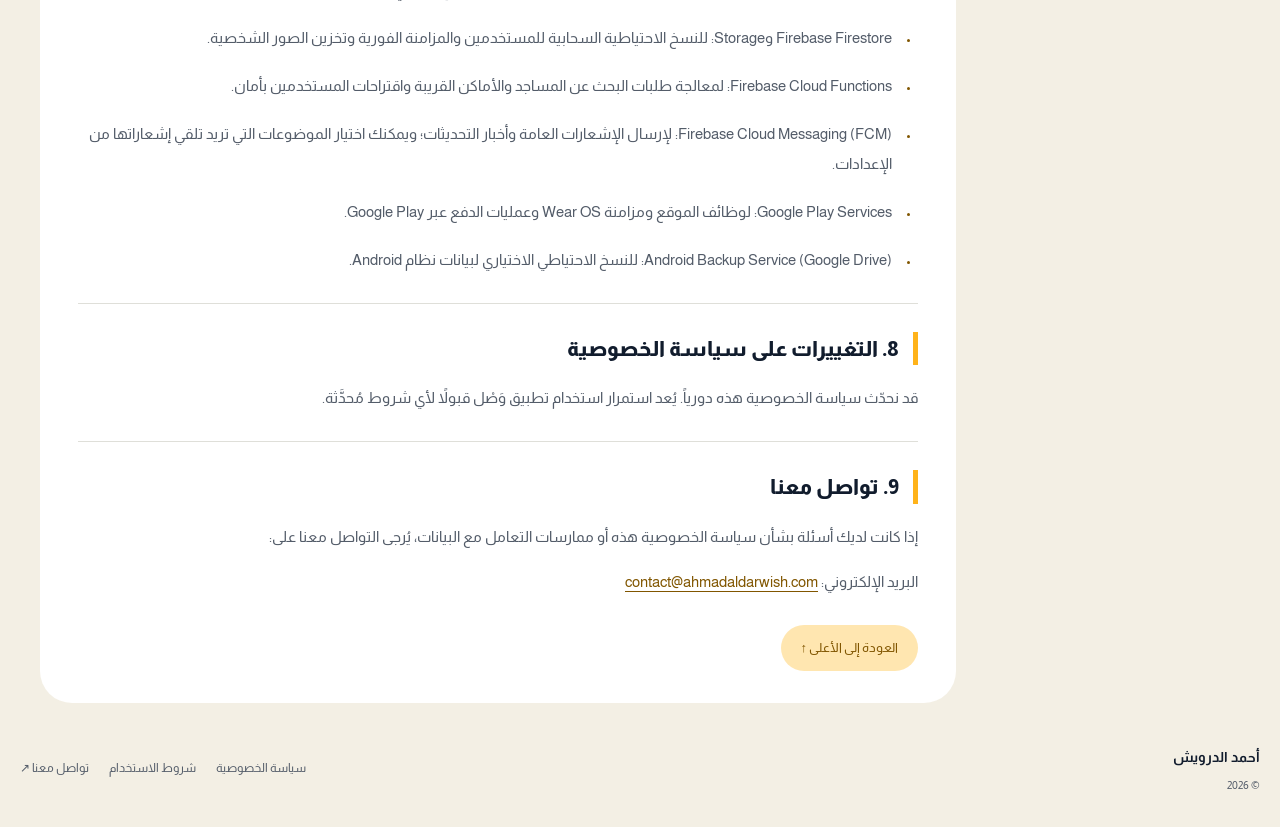
<file: wasl/privacy/index.html>
<!DOCTYPE html>
<html lang="en" dir="ltr">
<head>
  <meta charset="UTF-8">
  <meta name="viewport" content="width=device-width, initial-scale=1.0">
  <meta name="description" content="Developer Ahmad Aldarwish is committed to protecting your privacy. This Privacy Policy explains how we handle information when you use the Wasl app across all supported platforms (Android smartphones and Wear OS watches).">
  <meta name="theme-color" content="#f3efe4">
  <title>Privacy Policy | Wasl</title>
  <link rel="icon" href="/logo.png">
  <link rel="canonical" href="https://ahmadaldarwish.com/wasl/privacy/">
  <link rel="preload" href="/wasl/assets/fonts/Almarai-Regular.ttf" as="font" type="font/ttf" crossorigin>
  <link rel="stylesheet" href="/wasl/assets/wasl.css?v=9c5ccce71980">
  <script src="/wasl/assets/wasl.js?v=5cbbd22421e6" defer></script>
</head>
<body id="top" data-page="privacy">
<a class="skip-link" href="#main"><span data-label="skip">Skip to content</span></a><header class="site-header"><div class="nav-wrap"><a class="brand" href="/wasl/" aria-label="Wasl"><img src="/logo.png" width="38" height="38" alt=""><span data-label="brand">Wasl</span></a><div class="controls"><label class="sr-only" for="language"><span data-label="language">Language</span></label><div class="language-control"><select id="language" disabled><option value="en" lang="en">English</option><option value="ar" lang="ar">العربية</option><option value="de" lang="de">Deutsch</option></select><svg class="language-chevron" viewBox="0 0 24 24" aria-hidden="true"><path d="m7 10 5 5 5-5"/></svg></div><button id="theme-toggle" class="icon-button js-only" aria-label="Toggle dark mode" aria-pressed="false"><svg aria-hidden="true" viewBox="0 0 24 24"><path d="M20.3 15.6A8.5 8.5 0 0 1 8.4 3.7a8.5 8.5 0 1 0 11.9 11.9Z"/></svg></button></div></div></header>
<main id="main" class="legal-main"><div class="document-heading"><p class="eyebrow"><span data-label="legal">WASL / LEGAL</span></p><h1 id="document-title">Privacy Policy</h1><div class="document-meta"><p id="updated">Last Updated: September 2026</p><button id="print" class="text-button js-only"><span data-label="print">Print document</span> <span aria-hidden="true">↗</span></button></div></div><div class="document-grid"><aside class="document-sidebar"><details open id="toc-details"><summary><span data-label="contents">On this page</span><span aria-hidden="true">⌄</span></summary><nav aria-label="On this page" id="contents-nav"><ol id="toc"><li><a href="#section-1"><span class="toc-number" aria-hidden="true">01</span><span>Data Collection and Privacy-First Principle</span></a></li><li><a href="#section-2"><span class="toc-number" aria-hidden="true">02</span><span>Account Deletion &amp; Right to Erase</span></a></li><li><a href="#section-3"><span class="toc-number" aria-hidden="true">03</span><span>Sensitive Permissions &amp; Usage</span></a></li><li><a href="#section-4"><span class="toc-number" aria-hidden="true">04</span><span>Absolute No-Ads &amp; No-Tracking Policy</span></a></li><li><a href="#section-5"><span class="toc-number" aria-hidden="true">05</span><span>Smart Cast &amp; Local Web Server Privacy</span></a></li><li><a href="#section-6"><span class="toc-number" aria-hidden="true">06</span><span>Financial Privacy</span></a></li><li><a href="#section-7"><span class="toc-number" aria-hidden="true">07</span><span>Third-Party Infrastructure Services</span></a></li><li><a href="#section-8"><span class="toc-number" aria-hidden="true">08</span><span>Changes to Privacy Policy</span></a></li><li><a href="#section-9"><span class="toc-number" aria-hidden="true">09</span><span>Contact Us</span></a></li></ol></nav></details><a class="back-link" href="/wasl/"><span data-label="back">Back to Wasl</span> <span aria-hidden="true">↗</span></a></aside><article id="document-body" class="document-body"><p class="intro">Developer Ahmad Aldarwish is committed to protecting your privacy. This Privacy Policy explains how we handle information when you use the Wasl app across all supported platforms (Android smartphones and Wear OS watches).</p><section class="legal-section" id="section-1" tabindex="-1"><h2>1. Data Collection and Privacy-First Principle</h2><p>Wasl is built on a strict Privacy-First principle. We do not sell, rent, or trade your personal data with third parties or advertising networks. Data remains stored locally on your device by default, with clear user options for account creation, cloud backup, and multi-device synchronization:</p><ul><li>Location Data (Optional): Location access (Approximate/Precise) is requested solely to calculate accurate prayer times, determine Qibla direction, and display nearby mosques and Islamic places. This is strictly optional: Users can choose to grant GPS access or manually select their city/region to avoid GPS usage entirely. Location processing occurs locally or via secure Cloud Functions and is never sold or linked to advertising profiles.</li><li>User Accounts &amp; Profile Data (Optional): You may optionally create a Wasl account using Email/Password or Google Sign-In (via Google Credential Manager). When you create an account, we collect basic profile metadata (email address, display name, and optional profile avatar picture). Profile pictures uploaded by users are stored securely in Firebase Storage (users/{userId}/profile_avatar.jpg).</li><li>Cloud Backup &amp; Realtime Sync (Optional): If logged in, Wasl backs up your app settings, tracker records (prayer logs, Quran reading progress, adhkar progress), and custom adhkar to our secure Firebase Firestore database (users/{userId}/backups/app_data). This enables Realtime Synchronization across your connected devices. You can enable or disable Auto Cloud Backup and Realtime Sync at any time in the app settings.</li><li>Android System Backup (Optional): If enabled, the app also utilizes the standard Android Backup Service (Google Drive) to securely back up local settings and databases to your personal Google Drive account.</li><li>Anonymous Activity Heartbeat (Optional): To monitor app service availability and active usage volume, the app sends a randomly generated unique identifier (UUID) and a &quot;last seen&quot; timestamp to our secure Firestore database when opened. This identifier is generated locally, stored in private app storage, and is never linked to your identity, phone number, or hardware IDs (such as IMEI). You can disable this feature at any time via the &quot;Anonymous Analytics&quot; toggle in Settings &gt; About.</li><li>Custom Adhkar &amp; Local Tracker Records: All custom adhkar, tasbeeh counters, and worship logs are saved in your phone’s local database (AppDatabase). If signed in, custom adhkar are backed up to your private cloud storage document.</li><li>Mosque &amp; Place Suggestions: Submissions made via the &quot;Suggest a Mosque / Place&quot; feature (name, category, coordinates, phone) are transmitted securely via Firebase Cloud Functions solely to review and add to the public community database.</li><li>Zakat Calculator Inputs: Financial values entered into the Zakat Calculator are stored strictly on your device. We do not collect, monitor, or transmit your financial inputs.</li><li>Downloaded Media Caching: Downloaded reciter audio files and Quran font packages are cached locally in private app storage for offline playback.</li></ul></section>
<section class="legal-section" id="section-2" tabindex="-1"><h2>2. Account Deletion &amp; Right to Erase</h2><p>You have full ownership and control over your account and data:</p><ul><li>You can request full account deletion at any time directly within the app (Settings &gt; Account &gt; Delete Account).</li><li>Account deletion immediately and permanently deletes your profile avatar from Firebase Storage, erases all cloud backups and settings from Firebase Firestore, and deletes your Firebase Authentication account.</li></ul></section>
<section class="legal-section" id="section-3" tabindex="-1"><h2>3. Sensitive Permissions &amp; Usage</h2><ul><li>Location (ACCESS_FINE_LOCATION, ACCESS_COARSE_LOCATION): Used for local prayer times, Qibla compass, and nearby mosques (replaceable by manual city selection).</li><li>Notifications (POST_NOTIFICATIONS, POST_PROMOTED_NOTIFICATIONS): Delivers Adhan audio alerts, Iqamah alerts, prayer countdowns, and optional community broadcast announcements.</li><li>Exact Alarms (SCHEDULE_EXACT_ALARM, USE_EXACT_ALARM): Required to trigger precise Adhan audio playback and reminders at exact prayer times across battery-saving modes.</li><li>Usage Access &amp; System Overlay (PACKAGE_USAGE_STATS, SYSTEM_ALERT_WINDOW): Used exclusively for the optional Focus Mode / App Blocker feature to block selected distracting applications during prayer times.</li><li>Local Network &amp; Nearby Devices (ACCESS_LOCAL_NETWORK, NEARBY_WIFI_DEVICES): Used to discover smart TVs/speakers and cast Adhan audio/video over your local Wi-Fi network.</li><li>Foreground Services (FOREGROUND_SERVICE): Used for continuous audio playback of Quran recitations, persistent live prayer countdown notifications, and local cast streaming.</li></ul></section>
<section class="legal-section" id="section-4" tabindex="-1"><h2>4. Absolute No-Ads &amp; No-Tracking Policy</h2><p>Wasl contains zero advertisements and does not conduct behavioral tracking. We explicitly remove the Google Advertising ID permission (com.google.android.gms.permission.AD_ID) from our app manifest to guarantee that your device cannot be tracked for advertising purposes. Local crash reporting cleans up logs older than 24 hours automatically.</p></section>
<section class="legal-section" id="section-5" tabindex="-1"><h2>5. Smart Cast &amp; Local Web Server Privacy</h2><p>To stream Adhan audio/video to local smart TVs or DLNA/Chromecast speakers, Wasl runs a lightweight, temporary local HTTP web server (LocalWebServer) strictly on your device during the cast session. All media streaming occurs directly within your local home network. We do not collect or monitor your home network topology, Wi-Fi credentials, or connected local device details.</p></section>
<section class="legal-section" id="section-6" tabindex="-1"><h2>6. Financial Privacy</h2><p>In-app contributions to support project development are processed entirely through the Google Play Billing API. We do not collect, process, or store your credit card details or financial payment credentials.</p></section>
<section class="legal-section" id="section-7" tabindex="-1"><h2>7. Third-Party Infrastructure Services</h2><p>To provide essential functionality, Wasl integrates minimal, trusted cloud infrastructure:</p><ul><li>Firebase Authentication &amp; Google Identity: For secure Email/Password and Google Sign-In.</li><li>Firebase Firestore &amp; Storage: For user cloud backups, realtime sync, and profile avatar storage.</li><li>Firebase Cloud Functions: To process nearby mosque/place queries and community suggestions securely.</li><li>Firebase Cloud Messaging (FCM): To deliver broadcast notifications and update announcements (configurable by topic in settings).</li><li>Google Play Services: For location utilities, Wear OS synchronization, and Play Billing.</li><li>Android Backup Service (Google Drive): For optional Android system data backup.</li></ul></section>
<section class="legal-section" id="section-8" tabindex="-1"><h2>8. Changes to Privacy Policy</h2><p>We may update this Privacy Policy periodically. Continued use of the Wasl application constitutes acceptance of any updated terms.</p></section>
<section class="legal-section" id="section-9" tabindex="-1"><h2>9. Contact Us</h2><p>If you have questions regarding this Privacy Policy or data practices, please contact us at:</p><p>Email: <a href="mailto:contact@ahmadaldarwish.com" dir="ltr">contact@ahmadaldarwish.com</a></p></section><a class="top-link" href="#top"><span data-label="top">Back to top</span> ↑</a></article></div></main>
<footer class="site-footer"><div><a href="/" class="footer-name"><span data-label="home">Ahmad Aldarwish</span></a><p>© 2026</p></div><nav aria-label="Footer"><a href="/wasl/privacy/"><span data-label="privacy">Privacy Policy</span></a><a href="/wasl/terms/"><span data-label="terms">Terms of Use</span></a><a href="mailto:contact@ahmadaldarwish.com"><span data-label="contact">Get in touch</span> <span aria-hidden="true">↗</span></a></nav></footer>
<script type="application/json" id="page-data">{"labels":{"en":{"brand":"Wasl","features":"Features","download":"Download","overview":"Overview","privacy":"Privacy Policy","terms":"Terms of Use","language":"Language","theme":"Toggle dark mode","skip":"Skip to content","legal":"WASL / LEGAL","contents":"On this page","print":"Print document","back":"Back to Wasl","contact":"Get in touch","top":"Back to top","by":"Made by Ahmad Aldarwish","home":"Ahmad Aldarwish","updated":"Last Updated: September 2026"},"de":{"brand":"Wasl","features":"Funktionen","download":"Download","overview":"Übersicht","privacy":"Datenschutzerklärung","terms":"Nutzungsbedingungen","language":"Sprache","theme":"Dunkelmodus umschalten","skip":"Zum Inhalt springen","legal":"WASL / RECHTLICHES","contents":"Auf dieser Seite","print":"Dokument drucken","back":"Zurück zu Wasl","contact":"Kontakt aufnehmen","top":"Nach oben","by":"Entwickelt von Ahmad Aldarwish","home":"Ahmad Aldarwish","updated":"Zuletzt aktualisiert: September 2026"},"ar":{"brand":"وَصْل","features":"الميزات","download":"تحميل","overview":"نظرة عامة","privacy":"سياسة الخصوصية","terms":"شروط الاستخدام","language":"اللغة","theme":"تبديل الوضع الداكن","skip":"انتقل إلى المحتوى","legal":"وَصْل / المعلومات القانونية","contents":"في هذه الصفحة","print":"طباعة المستند","back":"العودة إلى وَصْل","contact":"تواصل معنا","top":"العودة إلى الأعلى","by":"من تطوير أحمد الدرويش","home":"أحمد الدرويش","updated":"آخر تحديث: سبتمبر 2026"}},"documents":{"en":{"title":"Privacy Policy","updated":"Last Updated: September 2026","body":"\u003cp class=\"intro\">Developer Ahmad Aldarwish is committed to protecting your privacy. This Privacy Policy explains how we handle information when you use the Wasl app across all supported platforms (Android smartphones and Wear OS watches).\u003c/p>\u003csection class=\"legal-section\" id=\"section-1\" tabindex=\"-1\">\u003ch2>1. Data Collection and Privacy-First Principle\u003c/h2>\u003cp>Wasl is built on a strict Privacy-First principle. We do not sell, rent, or trade your personal data with third parties or advertising networks. Data remains stored locally on your device by default, with clear user options for account creation, cloud backup, and multi-device synchronization:\u003c/p>\u003cul>\u003cli>Location Data (Optional): Location access (Approximate/Precise) is requested solely to calculate accurate prayer times, determine Qibla direction, and display nearby mosques and Islamic places. This is strictly optional: Users can choose to grant GPS access or manually select their city/region to avoid GPS usage entirely. Location processing occurs locally or via secure Cloud Functions and is never sold or linked to advertising profiles.\u003c/li>\u003cli>User Accounts &amp; Profile Data (Optional): You may optionally create a Wasl account using Email/Password or Google Sign-In (via Google Credential Manager). When you create an account, we collect basic profile metadata (email address, display name, and optional profile avatar picture). Profile pictures uploaded by users are stored securely in Firebase Storage (users/{userId}/profile_avatar.jpg).\u003c/li>\u003cli>Cloud Backup &amp; Realtime Sync (Optional): If logged in, Wasl backs up your app settings, tracker records (prayer logs, Quran reading progress, adhkar progress), and custom adhkar to our secure Firebase Firestore database (users/{userId}/backups/app_data). This enables Realtime Synchronization across your connected devices. You can enable or disable Auto Cloud Backup and Realtime Sync at any time in the app settings.\u003c/li>\u003cli>Android System Backup (Optional): If enabled, the app also utilizes the standard Android Backup Service (Google Drive) to securely back up local settings and databases to your personal Google Drive account.\u003c/li>\u003cli>Anonymous Activity Heartbeat (Optional): To monitor app service availability and active usage volume, the app sends a randomly generated unique identifier (UUID) and a &quot;last seen&quot; timestamp to our secure Firestore database when opened. This identifier is generated locally, stored in private app storage, and is never linked to your identity, phone number, or hardware IDs (such as IMEI). You can disable this feature at any time via the &quot;Anonymous Analytics&quot; toggle in Settings &gt; About.\u003c/li>\u003cli>Custom Adhkar &amp; Local Tracker Records: All custom adhkar, tasbeeh counters, and worship logs are saved in your phone’s local database (AppDatabase). If signed in, custom adhkar are backed up to your private cloud storage document.\u003c/li>\u003cli>Mosque &amp; Place Suggestions: Submissions made via the &quot;Suggest a Mosque / Place&quot; feature (name, category, coordinates, phone) are transmitted securely via Firebase Cloud Functions solely to review and add to the public community database.\u003c/li>\u003cli>Zakat Calculator Inputs: Financial values entered into the Zakat Calculator are stored strictly on your device. We do not collect, monitor, or transmit your financial inputs.\u003c/li>\u003cli>Downloaded Media Caching: Downloaded reciter audio files and Quran font packages are cached locally in private app storage for offline playback.\u003c/li>\u003c/ul>\u003c/section>\n\u003csection class=\"legal-section\" id=\"section-2\" tabindex=\"-1\">\u003ch2>2. Account Deletion &amp; Right to Erase\u003c/h2>\u003cp>You have full ownership and control over your account and data:\u003c/p>\u003cul>\u003cli>You can request full account deletion at any time directly within the app (Settings &gt; Account &gt; Delete Account).\u003c/li>\u003cli>Account deletion immediately and permanently deletes your profile avatar from Firebase Storage, erases all cloud backups and settings from Firebase Firestore, and deletes your Firebase Authentication account.\u003c/li>\u003c/ul>\u003c/section>\n\u003csection class=\"legal-section\" id=\"section-3\" tabindex=\"-1\">\u003ch2>3. Sensitive Permissions &amp; Usage\u003c/h2>\u003cul>\u003cli>Location (ACCESS_FINE_LOCATION, ACCESS_COARSE_LOCATION): Used for local prayer times, Qibla compass, and nearby mosques (replaceable by manual city selection).\u003c/li>\u003cli>Notifications (POST_NOTIFICATIONS, POST_PROMOTED_NOTIFICATIONS): Delivers Adhan audio alerts, Iqamah alerts, prayer countdowns, and optional community broadcast announcements.\u003c/li>\u003cli>Exact Alarms (SCHEDULE_EXACT_ALARM, USE_EXACT_ALARM): Required to trigger precise Adhan audio playback and reminders at exact prayer times across battery-saving modes.\u003c/li>\u003cli>Usage Access &amp; System Overlay (PACKAGE_USAGE_STATS, SYSTEM_ALERT_WINDOW): Used exclusively for the optional Focus Mode / App Blocker feature to block selected distracting applications during prayer times.\u003c/li>\u003cli>Local Network &amp; Nearby Devices (ACCESS_LOCAL_NETWORK, NEARBY_WIFI_DEVICES): Used to discover smart TVs/speakers and cast Adhan audio/video over your local Wi-Fi network.\u003c/li>\u003cli>Foreground Services (FOREGROUND_SERVICE): Used for continuous audio playback of Quran recitations, persistent live prayer countdown notifications, and local cast streaming.\u003c/li>\u003c/ul>\u003c/section>\n\u003csection class=\"legal-section\" id=\"section-4\" tabindex=\"-1\">\u003ch2>4. Absolute No-Ads &amp; No-Tracking Policy\u003c/h2>\u003cp>Wasl contains zero advertisements and does not conduct behavioral tracking. We explicitly remove the Google Advertising ID permission (com.google.android.gms.permission.AD_ID) from our app manifest to guarantee that your device cannot be tracked for advertising purposes. Local crash reporting cleans up logs older than 24 hours automatically.\u003c/p>\u003c/section>\n\u003csection class=\"legal-section\" id=\"section-5\" tabindex=\"-1\">\u003ch2>5. Smart Cast &amp; Local Web Server Privacy\u003c/h2>\u003cp>To stream Adhan audio/video to local smart TVs or DLNA/Chromecast speakers, Wasl runs a lightweight, temporary local HTTP web server (LocalWebServer) strictly on your device during the cast session. All media streaming occurs directly within your local home network. We do not collect or monitor your home network topology, Wi-Fi credentials, or connected local device details.\u003c/p>\u003c/section>\n\u003csection class=\"legal-section\" id=\"section-6\" tabindex=\"-1\">\u003ch2>6. Financial Privacy\u003c/h2>\u003cp>In-app contributions to support project development are processed entirely through the Google Play Billing API. We do not collect, process, or store your credit card details or financial payment credentials.\u003c/p>\u003c/section>\n\u003csection class=\"legal-section\" id=\"section-7\" tabindex=\"-1\">\u003ch2>7. Third-Party Infrastructure Services\u003c/h2>\u003cp>To provide essential functionality, Wasl integrates minimal, trusted cloud infrastructure:\u003c/p>\u003cul>\u003cli>Firebase Authentication &amp; Google Identity: For secure Email/Password and Google Sign-In.\u003c/li>\u003cli>Firebase Firestore &amp; Storage: For user cloud backups, realtime sync, and profile avatar storage.\u003c/li>\u003cli>Firebase Cloud Functions: To process nearby mosque/place queries and community suggestions securely.\u003c/li>\u003cli>Firebase Cloud Messaging (FCM): To deliver broadcast notifications and update announcements (configurable by topic in settings).\u003c/li>\u003cli>Google Play Services: For location utilities, Wear OS synchronization, and Play Billing.\u003c/li>\u003cli>Android Backup Service (Google Drive): For optional Android system data backup.\u003c/li>\u003c/ul>\u003c/section>\n\u003csection class=\"legal-section\" id=\"section-8\" tabindex=\"-1\">\u003ch2>8. Changes to Privacy Policy\u003c/h2>\u003cp>We may update this Privacy Policy periodically. Continued use of the Wasl application constitutes acceptance of any updated terms.\u003c/p>\u003c/section>\n\u003csection class=\"legal-section\" id=\"section-9\" tabindex=\"-1\">\u003ch2>9. Contact Us\u003c/h2>\u003cp>If you have questions regarding this Privacy Policy or data practices, please contact us at:\u003c/p>\u003cp>Email: \u003ca href=\"mailto:contact@ahmadaldarwish.com\" dir=\"ltr\">contact@ahmadaldarwish.com\u003c/a>\u003c/p>\u003c/section>","toc":"\u003cli>\u003ca href=\"#section-1\">\u003cspan class=\"toc-number\" aria-hidden=\"true\">01\u003c/span>\u003cspan>Data Collection and Privacy-First Principle\u003c/span>\u003c/a>\u003c/li>\u003cli>\u003ca href=\"#section-2\">\u003cspan class=\"toc-number\" aria-hidden=\"true\">02\u003c/span>\u003cspan>Account Deletion &amp; Right to Erase\u003c/span>\u003c/a>\u003c/li>\u003cli>\u003ca href=\"#section-3\">\u003cspan class=\"toc-number\" aria-hidden=\"true\">03\u003c/span>\u003cspan>Sensitive Permissions &amp; Usage\u003c/span>\u003c/a>\u003c/li>\u003cli>\u003ca href=\"#section-4\">\u003cspan class=\"toc-number\" aria-hidden=\"true\">04\u003c/span>\u003cspan>Absolute No-Ads &amp; No-Tracking Policy\u003c/span>\u003c/a>\u003c/li>\u003cli>\u003ca href=\"#section-5\">\u003cspan class=\"toc-number\" aria-hidden=\"true\">05\u003c/span>\u003cspan>Smart Cast &amp; Local Web Server Privacy\u003c/span>\u003c/a>\u003c/li>\u003cli>\u003ca href=\"#section-6\">\u003cspan class=\"toc-number\" aria-hidden=\"true\">06\u003c/span>\u003cspan>Financial Privacy\u003c/span>\u003c/a>\u003c/li>\u003cli>\u003ca href=\"#section-7\">\u003cspan class=\"toc-number\" aria-hidden=\"true\">07\u003c/span>\u003cspan>Third-Party Infrastructure Services\u003c/span>\u003c/a>\u003c/li>\u003cli>\u003ca href=\"#section-8\">\u003cspan class=\"toc-number\" aria-hidden=\"true\">08\u003c/span>\u003cspan>Changes to Privacy Policy\u003c/span>\u003c/a>\u003c/li>\u003cli>\u003ca href=\"#section-9\">\u003cspan class=\"toc-number\" aria-hidden=\"true\">09\u003c/span>\u003cspan>Contact Us\u003c/span>\u003c/a>\u003c/li>"},"de":{"title":"Datenschutzerklärung","updated":"Zuletzt aktualisiert: September 2026","body":"\u003cp class=\"intro\">Entwickler Ahmad Aldarwish setzt sich für den Schutz Ihrer Privatsphäre ein. Diese Datenschutzerklärung erläutert, wie wir Informationen verarbeiten, wenn Sie die Wasl-App auf allen unterstützten Plattformen nutzen (Android-Smartphones und Wear OS-Uhren).\u003c/p>\u003csection class=\"legal-section\" id=\"section-1\" tabindex=\"-1\">\u003ch2>1. Datenerhebung und Grundsatz „Datenschutz zuerst“\u003c/h2>\u003cp>Wasl basiert auf dem strikten Grundsatz „Datenschutz zuerst“. Wir verkaufen, vermieten oder tauschen Ihre personenbezogenen Daten nicht mit Dritten oder Werbenetzwerken. Daten werden standardmäßig lokal auf Ihrem Gerät gespeichert, mit klaren Wahlmöglichkeiten für die Kontoerstellung, Cloud-Sicherung und Synchronisierung mehrerer Geräte:\u003c/p>\u003cul>\u003cli>Standortdaten (optional): Der Zugriff auf den ungefähren oder genauen Standort wird ausschließlich angefordert, um genaue Gebetszeiten und die Qibla-Richtung zu berechnen sowie nahegelegene Moscheen und islamische Orte anzuzeigen. Dies ist vollständig optional: Sie können GPS-Zugriff erlauben oder Ihre Stadt/Region manuell auswählen, um GPS vollständig zu vermeiden. Die Standortverarbeitung erfolgt lokal oder über sichere Cloud Functions; Standortdaten werden niemals verkauft oder mit Werbeprofilen verknüpft.\u003c/li>\u003cli>Benutzerkonten und Profildaten (optional): Sie können optional ein Wasl-Konto mit E-Mail/Passwort oder Google Sign-In (über Google Credential Manager) erstellen. Bei der Kontoerstellung erheben wir grundlegende Profilmetadaten (E-Mail-Adresse, Anzeigename und optionales Profilbild). Hochgeladene Profilbilder werden sicher in Firebase Storage gespeichert (users/{userId}/profile_avatar.jpg).\u003c/li>\u003cli>Cloud-Sicherung und Echtzeit-Synchronisierung (optional): Wenn Sie angemeldet sind, sichert Wasl Ihre App-Einstellungen, Tracker-Einträge (Gebetsprotokolle, Koran-Lesefortschritt, Adhkar-Fortschritt) und eigenen Adhkar in unserer sicheren Firebase Firestore-Datenbank (users/{userId}/backups/app_data). Dies ermöglicht die Echtzeit-Synchronisierung zwischen Ihren verbundenen Geräten. Sie können die automatische Cloud-Sicherung und Echtzeit-Synchronisierung jederzeit in den App-Einstellungen aktivieren oder deaktivieren.\u003c/li>\u003cli>Android-Systemsicherung (optional): Falls aktiviert, nutzt die App auch den standardmäßigen Android Backup Service (Google Drive), um lokale Einstellungen und Datenbanken sicher in Ihrem persönlichen Google Drive-Konto zu sichern.\u003c/li>\u003cli>Anonymes Aktivitätssignal (optional): Zur Überwachung der Verfügbarkeit des App-Dienstes und des Umfangs der aktiven Nutzung sendet die App beim Öffnen eine zufällig erzeugte eindeutige Kennung (UUID) und einen Zeitstempel der letzten Aktivität an unsere sichere Firestore-Datenbank. Diese Kennung wird lokal erzeugt, im privaten App-Speicher gespeichert und niemals mit Ihrer Identität, Telefonnummer oder Hardware-IDs (wie IMEI) verknüpft. Sie können diese Funktion jederzeit über den Schalter „Anonyme Analysen“ unter Einstellungen &gt; Über deaktivieren.\u003c/li>\u003cli>Eigene Adhkar und lokale Tracker-Einträge: Alle eigenen Adhkar, Tasbeeh-Zähler und Andachtsprotokolle werden in der lokalen Datenbank Ihres Telefons (AppDatabase) gespeichert. Wenn Sie angemeldet sind, werden eigene Adhkar in Ihrem privaten Cloud-Speicherdokument gesichert.\u003c/li>\u003cli>Vorschläge für Moscheen und Orte: Über die Funktion „Moschee / Ort vorschlagen“ übermittelte Angaben (Name, Kategorie, Koordinaten, Telefon) werden sicher über Firebase Cloud Functions übertragen, ausschließlich zur Prüfung und Aufnahme in die öffentliche Community-Datenbank.\u003c/li>\u003cli>Eingaben im Zakat-Rechner: Im Zakat-Rechner eingegebene finanzielle Werte werden ausschließlich auf Ihrem Gerät gespeichert. Wir erheben, überwachen oder übertragen Ihre finanziellen Eingaben nicht.\u003c/li>\u003cli>Zwischenspeicherung heruntergeladener Medien: Heruntergeladene Rezitations-Audiodateien und Koran-Schriftpakete werden für die Offline-Wiedergabe lokal im privaten App-Speicher zwischengespeichert.\u003c/li>\u003c/ul>\u003c/section>\n\u003csection class=\"legal-section\" id=\"section-2\" tabindex=\"-1\">\u003ch2>2. Kontolöschung und Recht auf Löschung\u003c/h2>\u003cp>Sie behalten das volle Eigentum an und die Kontrolle über Ihr Konto und Ihre Daten:\u003c/p>\u003cul>\u003cli>Sie können jederzeit direkt in der App die vollständige Kontolöschung anfordern (Einstellungen &gt; Konto &gt; Konto löschen).\u003c/li>\u003cli>Durch die Kontolöschung werden Ihr Profilbild aus Firebase Storage, sämtliche Cloud-Sicherungen und Einstellungen aus Firebase Firestore sowie Ihr Firebase Authentication-Konto sofort und dauerhaft gelöscht.\u003c/li>\u003c/ul>\u003c/section>\n\u003csection class=\"legal-section\" id=\"section-3\" tabindex=\"-1\">\u003ch2>3. Sensible Berechtigungen und ihre Verwendung\u003c/h2>\u003cul>\u003cli>Standort (ACCESS_FINE_LOCATION, ACCESS_COARSE_LOCATION): Für lokale Gebetszeiten, den Qibla-Kompass und nahegelegene Moscheen (durch manuelle Stadtauswahl ersetzbar).\u003c/li>\u003cli>Benachrichtigungen (POST_NOTIFICATIONS, POST_PROMOTED_NOTIFICATIONS): Für Adhan-Audiobenachrichtigungen, Iqamah-Erinnerungen, Gebets-Countdowns und optionale Community-Mitteilungen.\u003c/li>\u003cli>Exakte Alarme (SCHEDULE_EXACT_ALARM, USE_EXACT_ALARM): Erforderlich, um Adhan-Audiowiedergabe und Erinnerungen auch in Energiesparmodi zu den genauen Gebetszeiten auszulösen.\u003c/li>\u003cli>Nutzungszugriff und System-Overlay (PACKAGE_USAGE_STATS, SYSTEM_ALERT_WINDOW): Ausschließlich für den optionalen Fokusmodus / App-Blocker, um ausgewählte ablenkende Anwendungen während der Gebetszeiten zu blockieren.\u003c/li>\u003cli>Lokales Netzwerk und Geräte in der Nähe (ACCESS_LOCAL_NETWORK, NEARBY_WIFI_DEVICES): Zum Erkennen von Smart-TVs/Lautsprechern und zum Übertragen von Adhan-Audio/-Video über Ihr lokales WLAN.\u003c/li>\u003cli>Vordergrunddienste (FOREGROUND_SERVICE): Für kontinuierliche Koran-Audiowiedergabe, dauerhafte Live-Benachrichtigungen mit Gebets-Countdowns und lokales Cast-Streaming.\u003c/li>\u003c/ul>\u003c/section>\n\u003csection class=\"legal-section\" id=\"section-4\" tabindex=\"-1\">\u003ch2>4. Strikter Verzicht auf Werbung und Tracking\u003c/h2>\u003cp>Wasl enthält keinerlei Werbung und führt kein Verhaltenstracking durch. Wir entfernen die Google Advertising ID-Berechtigung (com.google.android.gms.permission.AD_ID) ausdrücklich aus unserem App-Manifest, um sicherzustellen, dass Ihr Gerät nicht zu Werbezwecken verfolgt werden kann. Die lokale Absturzprotokollierung entfernt Protokolle, die älter als 24 Stunden sind, automatisch.\u003c/p>\u003c/section>\n\u003csection class=\"legal-section\" id=\"section-5\" tabindex=\"-1\">\u003ch2>5. Datenschutz bei Smart Cast und lokalem Webserver\u003c/h2>\u003cp>Um Adhan-Audio/-Video an lokale Smart-TVs oder DLNA-/Chromecast-Lautsprecher zu übertragen, betreibt Wasl ausschließlich während der Cast-Sitzung einen schlanken, temporären lokalen HTTP-Webserver (LocalWebServer) direkt auf Ihrem Gerät. Das gesamte Medienstreaming erfolgt innerhalb Ihres lokalen Heimnetzwerks. Wir erheben oder überwachen weder Ihre Heimnetzwerktopologie noch WLAN-Zugangsdaten oder Details zu verbundenen lokalen Geräten.\u003c/p>\u003c/section>\n\u003csection class=\"legal-section\" id=\"section-6\" tabindex=\"-1\">\u003ch2>6. Datenschutz bei Zahlungen\u003c/h2>\u003cp>In-App-Beiträge zur Unterstützung der Projektentwicklung werden vollständig über die Google Play Billing API abgewickelt. Wir erheben, verarbeiten oder speichern keine Kreditkartendaten oder finanziellen Zahlungszugangsdaten.\u003c/p>\u003c/section>\n\u003csection class=\"legal-section\" id=\"section-7\" tabindex=\"-1\">\u003ch2>7. Infrastrukturdienste von Drittanbietern\u003c/h2>\u003cp>Für wesentliche Funktionen integriert Wasl eine minimale, vertrauenswürdige Cloud-Infrastruktur:\u003c/p>\u003cul>\u003cli>Firebase Authentication und Google Identity: Für sichere Anmeldung mit E-Mail/Passwort und Google Sign-In.\u003c/li>\u003cli>Firebase Firestore und Storage: Für Cloud-Sicherungen, Echtzeit-Synchronisierung und die Speicherung von Profilbildern.\u003c/li>\u003cli>Firebase Cloud Functions: Für die sichere Verarbeitung von Anfragen zu nahegelegenen Moscheen/Orten und Community-Vorschlägen.\u003c/li>\u003cli>Firebase Cloud Messaging (FCM): Zur Zustellung allgemeiner Benachrichtigungen und Update-Mitteilungen (in den Einstellungen nach Thema konfigurierbar).\u003c/li>\u003cli>Google Play Services: Für Standortfunktionen, Wear OS-Synchronisierung und Play Billing.\u003c/li>\u003cli>Android Backup Service (Google Drive): Für die optionale Android-Systemdatensicherung.\u003c/li>\u003c/ul>\u003c/section>\n\u003csection class=\"legal-section\" id=\"section-8\" tabindex=\"-1\">\u003ch2>8. Änderungen der Datenschutzerklärung\u003c/h2>\u003cp>Wir können diese Datenschutzerklärung regelmäßig aktualisieren. Die fortgesetzte Nutzung der Wasl-Anwendung gilt als Zustimmung zu den aktualisierten Bedingungen.\u003c/p>\u003c/section>\n\u003csection class=\"legal-section\" id=\"section-9\" tabindex=\"-1\">\u003ch2>9. Kontakt\u003c/h2>\u003cp>Bei Fragen zu dieser Datenschutzerklärung oder unseren Datenpraktiken kontaktieren Sie uns bitte unter:\u003c/p>\u003cp>E-Mail: \u003ca href=\"mailto:contact@ahmadaldarwish.com\" dir=\"ltr\">contact@ahmadaldarwish.com\u003c/a>\u003c/p>\u003c/section>","toc":"\u003cli>\u003ca href=\"#section-1\">\u003cspan class=\"toc-number\" aria-hidden=\"true\">01\u003c/span>\u003cspan>Datenerhebung und Grundsatz „Datenschutz zuerst“\u003c/span>\u003c/a>\u003c/li>\u003cli>\u003ca href=\"#section-2\">\u003cspan class=\"toc-number\" aria-hidden=\"true\">02\u003c/span>\u003cspan>Kontolöschung und Recht auf Löschung\u003c/span>\u003c/a>\u003c/li>\u003cli>\u003ca href=\"#section-3\">\u003cspan class=\"toc-number\" aria-hidden=\"true\">03\u003c/span>\u003cspan>Sensible Berechtigungen und ihre Verwendung\u003c/span>\u003c/a>\u003c/li>\u003cli>\u003ca href=\"#section-4\">\u003cspan class=\"toc-number\" aria-hidden=\"true\">04\u003c/span>\u003cspan>Strikter Verzicht auf Werbung und Tracking\u003c/span>\u003c/a>\u003c/li>\u003cli>\u003ca href=\"#section-5\">\u003cspan class=\"toc-number\" aria-hidden=\"true\">05\u003c/span>\u003cspan>Datenschutz bei Smart Cast und lokalem Webserver\u003c/span>\u003c/a>\u003c/li>\u003cli>\u003ca href=\"#section-6\">\u003cspan class=\"toc-number\" aria-hidden=\"true\">06\u003c/span>\u003cspan>Datenschutz bei Zahlungen\u003c/span>\u003c/a>\u003c/li>\u003cli>\u003ca href=\"#section-7\">\u003cspan class=\"toc-number\" aria-hidden=\"true\">07\u003c/span>\u003cspan>Infrastrukturdienste von Drittanbietern\u003c/span>\u003c/a>\u003c/li>\u003cli>\u003ca href=\"#section-8\">\u003cspan class=\"toc-number\" aria-hidden=\"true\">08\u003c/span>\u003cspan>Änderungen der Datenschutzerklärung\u003c/span>\u003c/a>\u003c/li>\u003cli>\u003ca href=\"#section-9\">\u003cspan class=\"toc-number\" aria-hidden=\"true\">09\u003c/span>\u003cspan>Kontakt\u003c/span>\u003c/a>\u003c/li>"},"ar":{"title":"سياسة الخصوصية","updated":"آخر تحديث: سبتمبر 2026","body":"\u003cp class=\"intro\">يلتزم المطور أحمد الدرويش بحماية خصوصيتك. توضح سياسة الخصوصية هذه كيفية تعاملنا مع المعلومات عند استخدام تطبيق وَصْل على جميع المنصات التي يدعمها (هواتف Android وساعات Wear OS).\u003c/p>\u003csection class=\"legal-section\" id=\"section-1\" tabindex=\"-1\">\u003ch2>1. جمع البيانات وأولوية الخصوصية\u003c/h2>\u003cp>صُمّم وَصْل بحيث تكون حماية خصوصيتك أولوية أساسية. نحن لا نبيع بياناتك الشخصية أو نؤجرها أو نتبادلها مع جهات خارجية أو شبكات إعلانية. تُخزَّن البيانات محلياً على جهازك افتراضياً، ويمكنك اختيار إنشاء حساب أو استخدام النسخ الاحتياطي السحابي والمزامنة بين الأجهزة:\u003c/p>\u003cul>\u003cli>بيانات الموقع (اختيارية): نطلب الإذن بالوصول إلى موقعك التقريبي أو الدقيق فقط لحساب أوقات الصلاة بدقة وتحديد اتجاه القبلة وعرض المساجد والأماكن الإسلامية القريبة. منح هذا الإذن اختياري تماماً؛ ويمكنك بدلاً منه اختيار مدينتك أو منطقتك يدوياً دون استخدام GPS. تُعالج بيانات الموقع محلياً أو عبر Cloud Functions الآمنة، ولا نبيعها أو نربطها بملفات تُستخدم لاستهدافك بالإعلانات.\u003c/li>\u003cli>حسابات المستخدمين وبيانات الملف الشخصي (اختيارية): يمكنك، إن رغبت، إنشاء حساب في وَصْل باستخدام بريدك الإلكتروني وكلمة مرور، أو تسجيل الدخول بحساب Google (عبر Google Credential Manager). عند إنشاء حساب، نجمع البيانات الأساسية لملفك الشخصي (عنوان البريد الإلكتروني والاسم الظاهر وصورة شخصية اختيارية). تُخزَّن الصور الشخصية التي يرفعها المستخدمون بأمان في Firebase Storage (users/{userId}/profile_avatar.jpg).\u003c/li>\u003cli>النسخ الاحتياطي السحابي والمزامنة الفورية (اختياريان): عند تسجيل الدخول، يحفظ وَصْل نسخة احتياطية من إعدادات التطبيق وسجلات المتابعة (سجل الصلاة وما أنجزته من قراءة القرآن والأذكار) والأذكار التي أضفتها، في قاعدة بيانات Firebase Firestore الآمنة لدينا (users/{userId}/backups/app_data). يتيح ذلك المزامنة الفورية بين الأجهزة المرتبطة بحسابك. يمكنك تفعيل أو إيقاف النسخ الاحتياطي السحابي التلقائي والمزامنة الفورية في أي وقت من إعدادات التطبيق.\u003c/li>\u003cli>النسخ الاحتياطي لنظام Android (اختياري): عند تفعيله، يستخدم التطبيق أيضاً خدمة النسخ الاحتياطي المدمجة في Android ‏(Android Backup Service) (Google Drive) لنسخ الإعدادات وقواعد البيانات المحلية بأمان إلى حسابك الشخصي في Google Drive.\u003c/li>\u003cli>بيانات النشاط دون تحديد الهوية (اختيارية): لمتابعة عمل خدمة التطبيق وقياس استخدامه الفعلي، يرسل التطبيق عند فتحه معرّفاً فريداً يُنشأ عشوائياً (UUID)، إلى جانب وقت آخر نشاط، إلى قاعدة بيانات Firestore الآمنة لدينا. يُنشأ هذا المعرّف محلياً ويُحفظ في مساحة التخزين الخاصة بالتطبيق، ولا يُربط أبداً بهويتك أو رقم هاتفك أو معرّفات الجهاز (مثل IMEI). يمكنك تعطيل هذه الميزة في أي وقت بإيقاف خيار «التحليلات المجهولة» في الإعدادات &gt; حول.\u003c/li>\u003cli>الأذكار المخصصة وسجلات المتابعة المحلية: تُحفظ جميع الأذكار المخصصة وعدادات التسبيح وسجلات العبادات في قاعدة البيانات المحلية لهاتفك (AppDatabase). عند تسجيل الدخول، تُنسخ الأذكار المخصصة احتياطياً في سجل خاص بك في قاعدة البيانات السحابية.\u003c/li>\u003cli>اقتراحات المساجد والأماكن: تُنقل المعلومات المُرسلة عبر ميزة «اقتراح مسجد / مكان» (الاسم والفئة والإحداثيات والهاتف) بأمان عبر Firebase Cloud Functions فقط لمراجعتها وإضافتها إلى قاعدة البيانات العامة التي يساهم فيها المستخدمون.\u003c/li>\u003cli>مدخلات حاسبة الزكاة: تُخزَّن القيم المالية المُدخلة في حاسبة الزكاة حصرياً على جهازك. نحن لا نجمع مدخلاتك المالية أو نراقبها أو ننقلها.\u003c/li>\u003cli>حفظ الوسائط المُنزَّلة محلياً: تُخزَّن ملفات التلاوات الصوتية وحزم خطوط القرآن المُنزَّلة مؤقتاً ومحلياً في مساحة التخزين الخاصة بالتطبيق لاستخدامها دون اتصال بالإنترنت.\u003c/li>\u003c/ul>\u003c/section>\n\u003csection class=\"legal-section\" id=\"section-2\" tabindex=\"-1\">\u003ch2>2. حذف الحساب والحق في المحو\u003c/h2>\u003cp>حسابك وبياناتك ملك لك، ولك التحكم الكامل فيهما:\u003c/p>\u003cul>\u003cli>يمكنك طلب حذف الحساب بالكامل في أي وقت مباشرة من التطبيق (الإعدادات &gt; الحساب &gt; حذف الحساب).\u003c/li>\u003cli>عند حذف حسابك، تُحذف فوراً وبصورة نهائية صورتك الشخصية من Firebase Storage، وتُمحى جميع النسخ الاحتياطية السحابية والإعدادات من Firebase Firestore، ويُحذف حسابك في Firebase Authentication.\u003c/li>\u003c/ul>\u003c/section>\n\u003csection class=\"legal-section\" id=\"section-3\" tabindex=\"-1\">\u003ch2>3. الأذونات الحساسة واستخدامها\u003c/h2>\u003cul>\u003cli>الموقع (ACCESS_FINE_LOCATION, ACCESS_COARSE_LOCATION): لتحديد مواقيت الصلاة بحسب موقعك واتجاه القبلة والمساجد القريبة؛ ويمكن الاستغناء عن إذن الموقع باختيار المدينة يدوياً.\u003c/li>\u003cli>الإشعارات (POST_NOTIFICATIONS, POST_PROMOTED_NOTIFICATIONS): لتقديم التنبيهات الصوتية للأذان وتنبيهات الإقامة والعد التنازلي للصلاة والإشعارات العامة الاختيارية الموجهة للمستخدمين.\u003c/li>\u003cli>التنبيهات في مواعيد محددة بدقة (SCHEDULE_EXACT_ALARM, USE_EXACT_ALARM): مطلوبة لتشغيل صوت الأذان والتذكيرات عند دخول وقت الصلاة بدقة حتى في أوضاع توفير البطارية.\u003c/li>\u003cli>الوصول إلى بيانات استخدام التطبيقات والعرض فوق التطبيقات الأخرى (PACKAGE_USAGE_STATS, SYSTEM_ALERT_WINDOW): يُستخدمان حصرياً لميزة وضع التركيز / حظر التطبيقات الاختيارية لحظر التطبيقات المشتتة التي تختارها أثناء أوقات الصلاة.\u003c/li>\u003cli>الشبكة المحلية والأجهزة القريبة (ACCESS_LOCAL_NETWORK, NEARBY_WIFI_DEVICES): لاكتشاف أجهزة التلفاز الذكية/مكبرات الصوت وبث صوت/فيديو الأذان عبر شبكة Wi-Fi المحلية.\u003c/li>\u003cli>الخدمات التي تعمل في المقدمة (FOREGROUND_SERVICE): للتشغيل الصوتي المستمر لتلاوات القرآن، والإشعارات المستمرة التي تعرض الوقت المتبقي للصلاة، والبث المحلي.\u003c/li>\u003c/ul>\u003c/section>\n\u003csection class=\"legal-section\" id=\"section-4\" tabindex=\"-1\">\u003ch2>4. عدم عرض الإعلانات أو تتبع السلوك\u003c/h2>\u003cp>لا يحتوي وَصْل على أي إعلانات ولا يُجري تتبعاً سلوكياً. نحذف إذن معرّف إعلانات Google (com.google.android.gms.permission.AD_ID) من ملف إعدادات التطبيق (Android Manifest) لضمان عدم إمكانية تتبع جهازك لأغراض إعلانية. تحذف ميزة تسجيل الأعطال المحلية السجلات الأقدم من 24 ساعة تلقائياً.\u003c/p>\u003c/section>\n\u003csection class=\"legal-section\" id=\"section-5\" tabindex=\"-1\">\u003ch2>5. خصوصية البث الذكي وخادم الويب المحلي\u003c/h2>\u003cp>لبث صوت/فيديو الأذان إلى أجهزة التلفاز الذكية المحلية أو مكبرات صوت DLNA/Chromecast، يشغّل وَصْل خادم ويب HTTP محلياً خفيفاً ومؤقتاً (LocalWebServer) حصرياً على جهازك أثناء جلسة البث. يتم بث جميع الوسائط مباشرة داخل شبكتك المنزلية المحلية. نحن لا نجمع أو نراقب تركيب شبكتك المنزلية أو بيانات تسجيل الدخول إلى شبكة Wi-Fi أو تفاصيل الأجهزة المحلية المتصلة.\u003c/p>\u003c/section>\n\u003csection class=\"legal-section\" id=\"section-6\" tabindex=\"-1\">\u003ch2>6. خصوصية بيانات الدفع\u003c/h2>\u003cp>تُعالج المساهمات داخل التطبيق لدعم تطوير المشروع بالكامل عبر Google Play Billing API. نحن لا نجمع أو نعالج أو نخزّن تفاصيل بطاقتك الائتمانية أو بيانات تسجيل الدخول أو التحقق الخاصة بالدفع.\u003c/p>\u003c/section>\n\u003csection class=\"legal-section\" id=\"section-7\" tabindex=\"-1\">\u003ch2>7. خدمات البنية التحتية التابعة لجهات خارجية\u003c/h2>\u003cp>يعتمد وَصْل على مجموعة محدودة من الخدمات السحابية الموثوقة لتوفير وظائفه الأساسية:\u003c/p>\u003cul>\u003cli>Firebase Authentication وGoogle Identity: لتسجيل الدخول الآمن بالبريد الإلكتروني وكلمة المرور وحساب Google.\u003c/li>\u003cli>Firebase Firestore وStorage: للنسخ الاحتياطية السحابية للمستخدمين والمزامنة الفورية وتخزين الصور الشخصية.\u003c/li>\u003cli>Firebase Cloud Functions: لمعالجة طلبات البحث عن المساجد والأماكن القريبة واقتراحات المستخدمين بأمان.\u003c/li>\u003cli>Firebase Cloud Messaging (FCM): لإرسال الإشعارات العامة وأخبار التحديثات؛ ويمكنك اختيار الموضوعات التي تريد تلقي إشعاراتها من الإعدادات.\u003c/li>\u003cli>Google Play Services: لوظائف الموقع ومزامنة Wear OS وعمليات الدفع عبر Google Play.\u003c/li>\u003cli>Android Backup Service (Google Drive): للنسخ الاحتياطي الاختياري لبيانات نظام Android.\u003c/li>\u003c/ul>\u003c/section>\n\u003csection class=\"legal-section\" id=\"section-8\" tabindex=\"-1\">\u003ch2>8. التغييرات على سياسة الخصوصية\u003c/h2>\u003cp>قد نحدّث سياسة الخصوصية هذه دورياً. يُعد استمرار استخدام تطبيق وَصْل قبولاً لأي شروط مُحدَّثة.\u003c/p>\u003c/section>\n\u003csection class=\"legal-section\" id=\"section-9\" tabindex=\"-1\">\u003ch2>9. تواصل معنا\u003c/h2>\u003cp>إذا كانت لديك أسئلة بشأن سياسة الخصوصية هذه أو ممارسات التعامل مع البيانات، يُرجى التواصل معنا على:\u003c/p>\u003cp>البريد الإلكتروني: \u003ca href=\"mailto:contact@ahmadaldarwish.com\" dir=\"ltr\">contact@ahmadaldarwish.com\u003c/a>\u003c/p>\u003c/section>","toc":"\u003cli>\u003ca href=\"#section-1\">\u003cspan class=\"toc-number\" aria-hidden=\"true\">01\u003c/span>\u003cspan>جمع البيانات وأولوية الخصوصية\u003c/span>\u003c/a>\u003c/li>\u003cli>\u003ca href=\"#section-2\">\u003cspan class=\"toc-number\" aria-hidden=\"true\">02\u003c/span>\u003cspan>حذف الحساب والحق في المحو\u003c/span>\u003c/a>\u003c/li>\u003cli>\u003ca href=\"#section-3\">\u003cspan class=\"toc-number\" aria-hidden=\"true\">03\u003c/span>\u003cspan>الأذونات الحساسة واستخدامها\u003c/span>\u003c/a>\u003c/li>\u003cli>\u003ca href=\"#section-4\">\u003cspan class=\"toc-number\" aria-hidden=\"true\">04\u003c/span>\u003cspan>عدم عرض الإعلانات أو تتبع السلوك\u003c/span>\u003c/a>\u003c/li>\u003cli>\u003ca href=\"#section-5\">\u003cspan class=\"toc-number\" aria-hidden=\"true\">05\u003c/span>\u003cspan>خصوصية البث الذكي وخادم الويب المحلي\u003c/span>\u003c/a>\u003c/li>\u003cli>\u003ca href=\"#section-6\">\u003cspan class=\"toc-number\" aria-hidden=\"true\">06\u003c/span>\u003cspan>خصوصية بيانات الدفع\u003c/span>\u003c/a>\u003c/li>\u003cli>\u003ca href=\"#section-7\">\u003cspan class=\"toc-number\" aria-hidden=\"true\">07\u003c/span>\u003cspan>خدمات البنية التحتية التابعة لجهات خارجية\u003c/span>\u003c/a>\u003c/li>\u003cli>\u003ca href=\"#section-8\">\u003cspan class=\"toc-number\" aria-hidden=\"true\">08\u003c/span>\u003cspan>التغييرات على سياسة الخصوصية\u003c/span>\u003c/a>\u003c/li>\u003cli>\u003ca href=\"#section-9\">\u003cspan class=\"toc-number\" aria-hidden=\"true\">09\u003c/span>\u003cspan>تواصل معنا\u003c/span>\u003c/a>\u003c/li>"}}}</script>
</body>
</html>
</file>
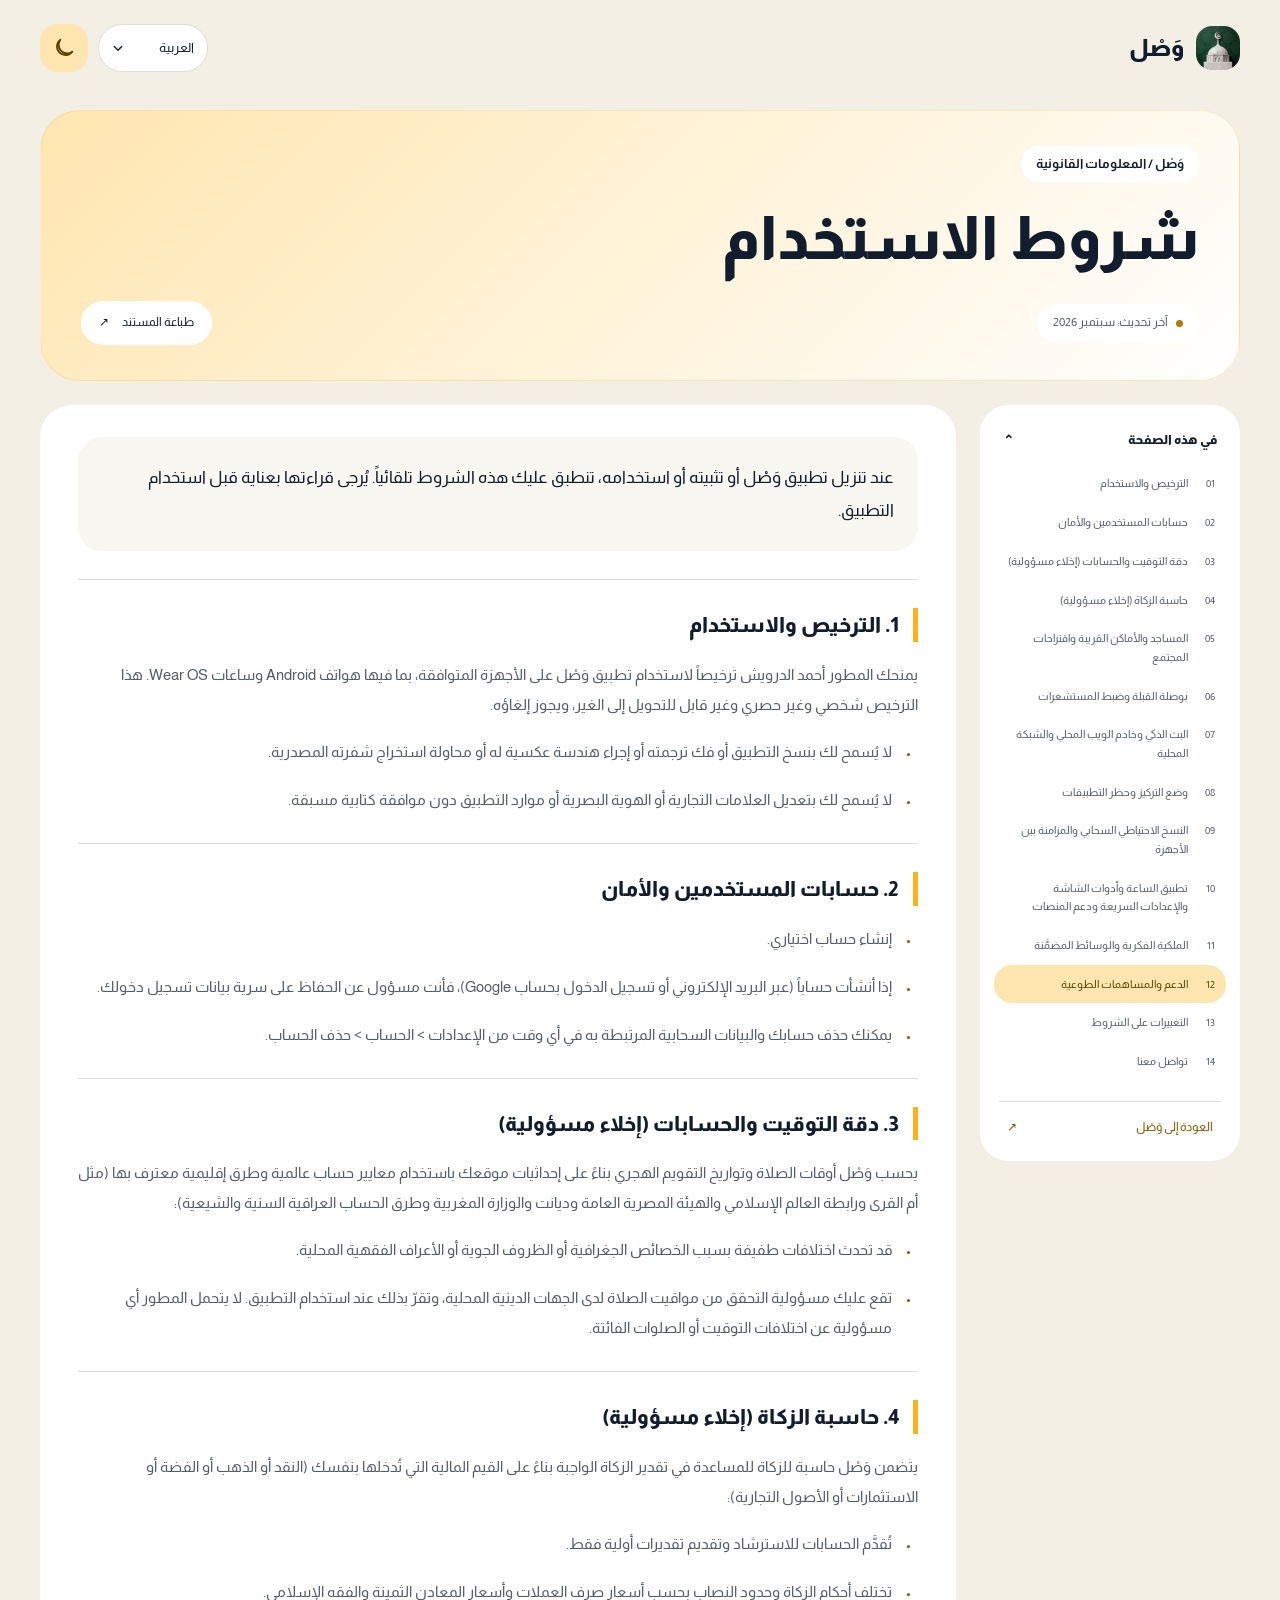
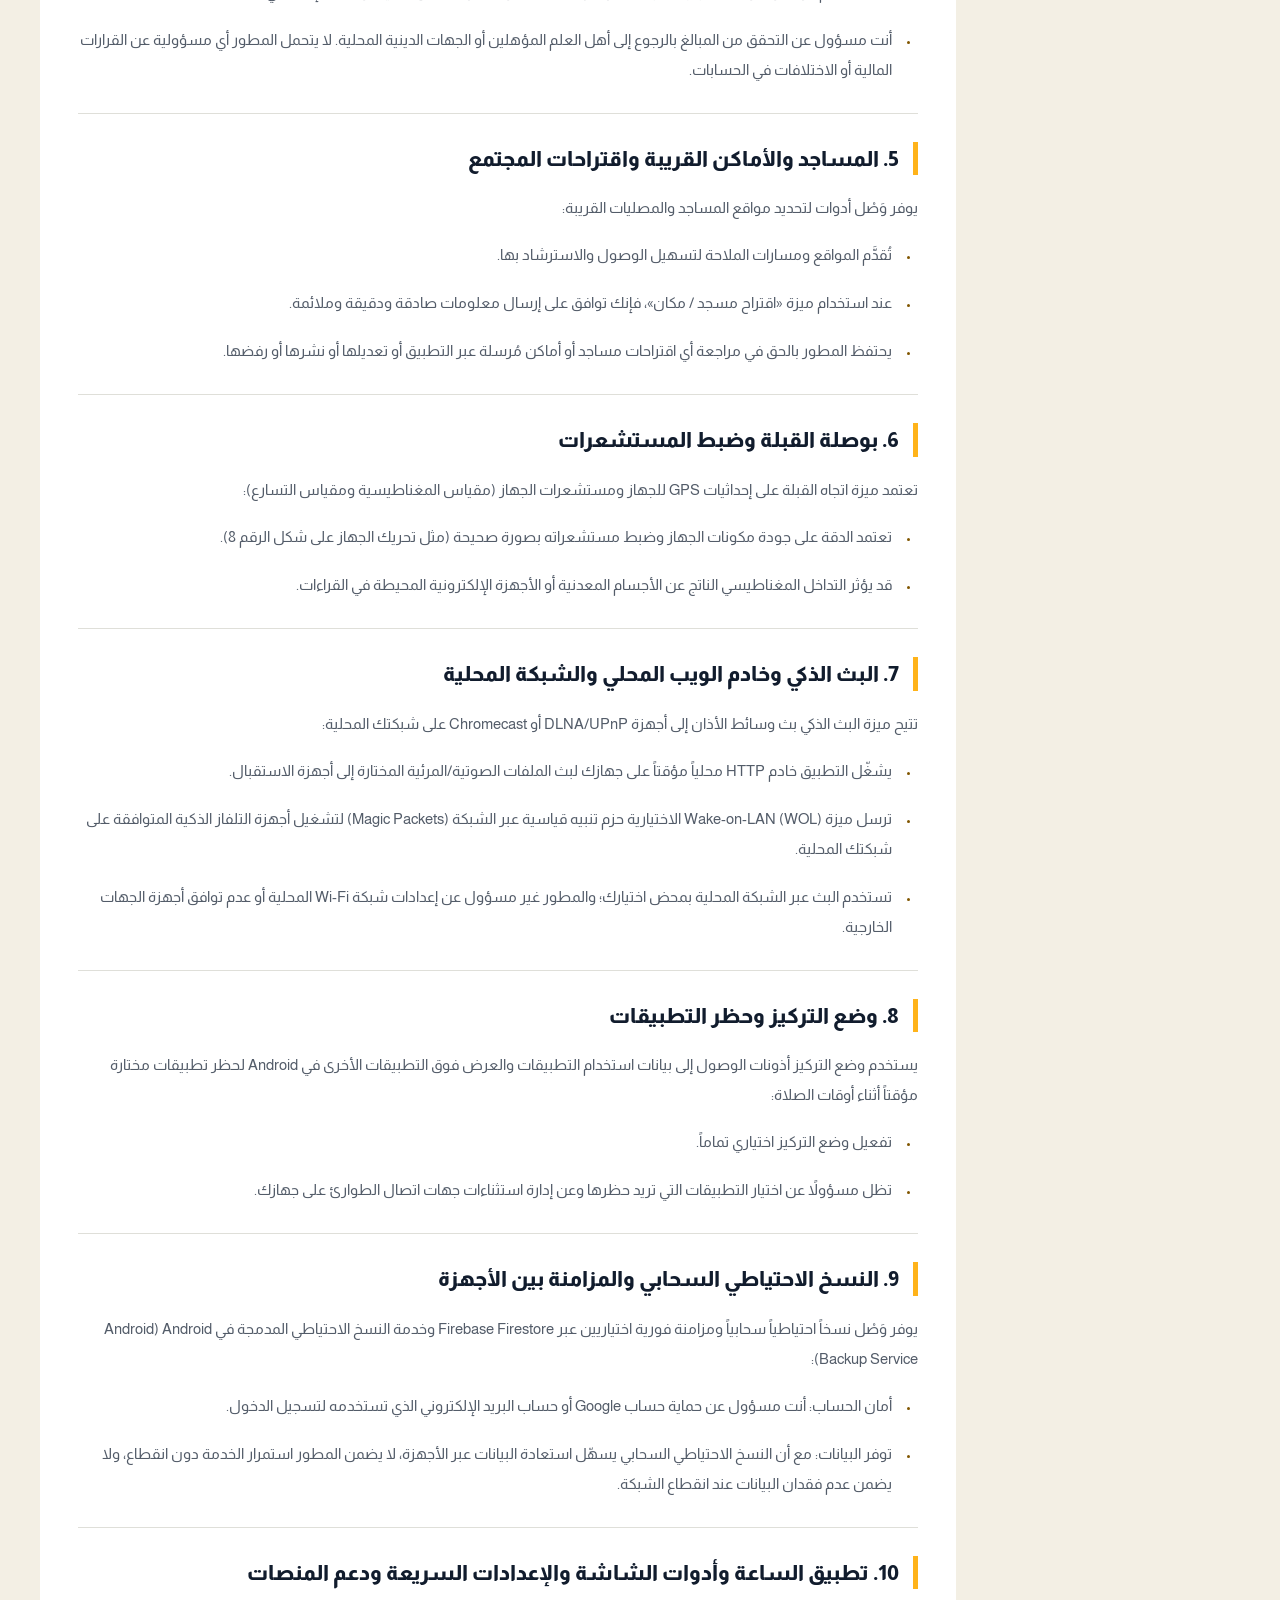
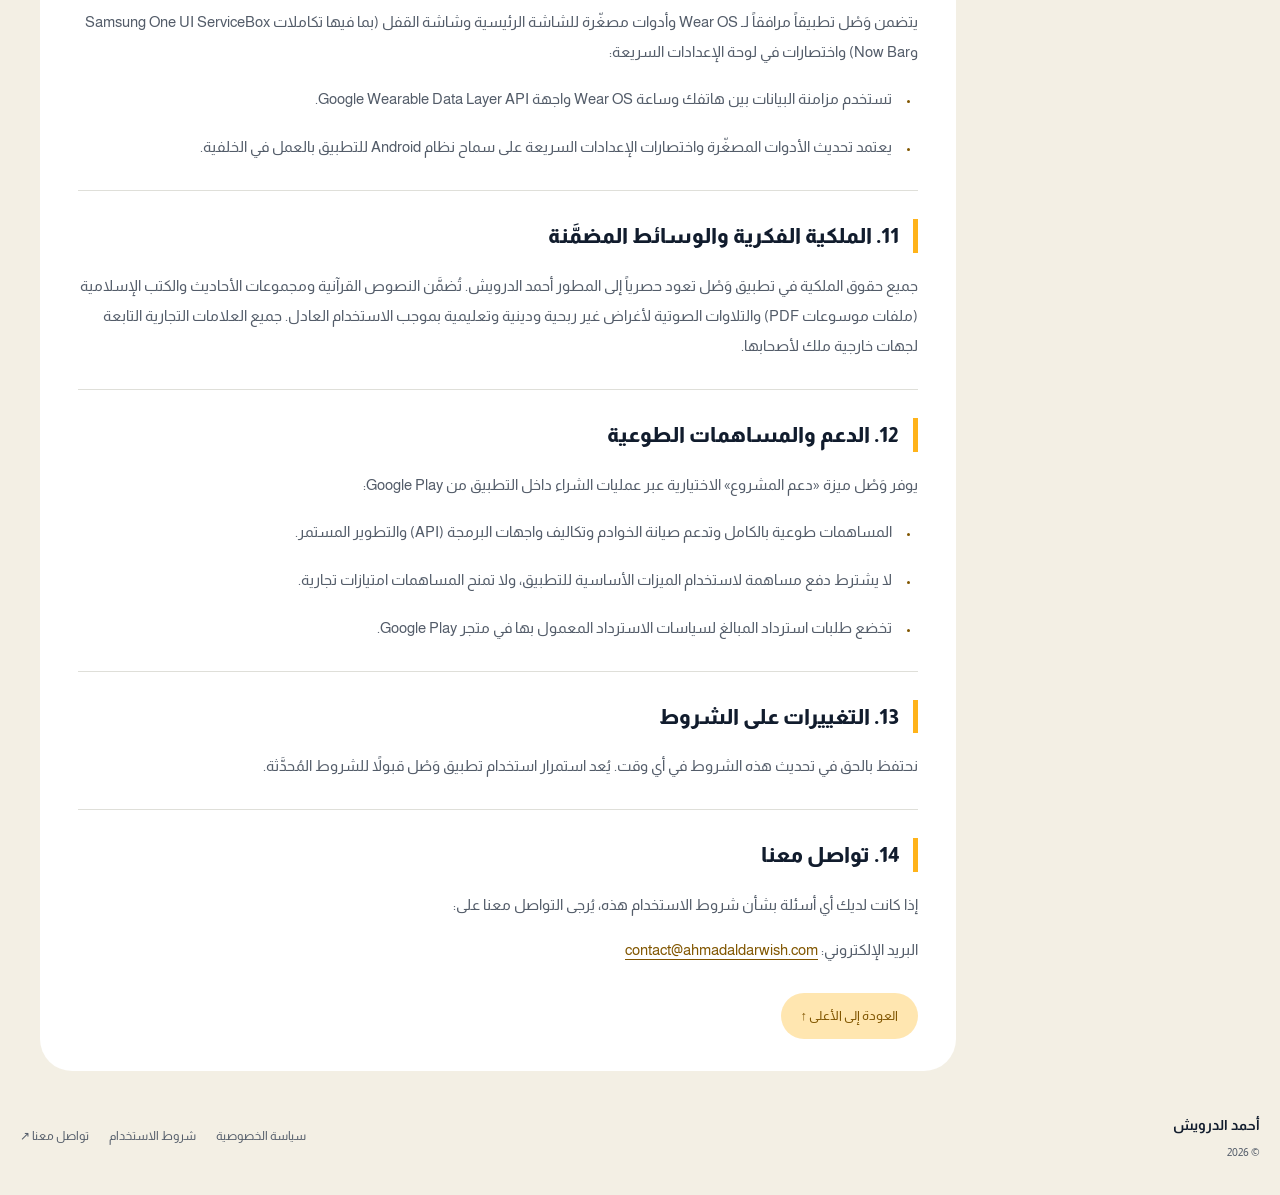
<file: wasl/terms/index.html>
<!DOCTYPE html>
<html lang="en" dir="ltr">
<head>
  <meta charset="UTF-8">
  <meta name="viewport" content="width=device-width, initial-scale=1.0">
  <meta name="description" content="By downloading, installing, or using the Wasl application, these terms automatically apply to you. Please read them carefully before using the app.">
  <meta name="theme-color" content="#f3efe4">
  <title>Terms of Use | Wasl</title>
  <link rel="icon" href="/logo.png">
  <link rel="canonical" href="https://ahmadaldarwish.com/wasl/terms/">
  <link rel="preload" href="/wasl/assets/fonts/Almarai-Regular.ttf" as="font" type="font/ttf" crossorigin>
  <link rel="stylesheet" href="/wasl/assets/wasl.css?v=9c5ccce71980">
  <script src="/wasl/assets/wasl.js?v=5cbbd22421e6" defer></script>
</head>
<body id="top" data-page="terms">
<a class="skip-link" href="#main"><span data-label="skip">Skip to content</span></a><header class="site-header"><div class="nav-wrap"><a class="brand" href="/wasl/" aria-label="Wasl"><img src="/logo.png" width="38" height="38" alt=""><span data-label="brand">Wasl</span></a><div class="controls"><label class="sr-only" for="language"><span data-label="language">Language</span></label><div class="language-control"><select id="language" disabled><option value="en" lang="en">English</option><option value="ar" lang="ar">العربية</option><option value="de" lang="de">Deutsch</option></select><svg class="language-chevron" viewBox="0 0 24 24" aria-hidden="true"><path d="m7 10 5 5 5-5"/></svg></div><button id="theme-toggle" class="icon-button js-only" aria-label="Toggle dark mode" aria-pressed="false"><svg aria-hidden="true" viewBox="0 0 24 24"><path d="M20.3 15.6A8.5 8.5 0 0 1 8.4 3.7a8.5 8.5 0 1 0 11.9 11.9Z"/></svg></button></div></div></header>
<main id="main" class="legal-main"><div class="document-heading"><p class="eyebrow"><span data-label="legal">WASL / LEGAL</span></p><h1 id="document-title">Terms of Use</h1><div class="document-meta"><p id="updated">Last Updated: September 2026</p><button id="print" class="text-button js-only"><span data-label="print">Print document</span> <span aria-hidden="true">↗</span></button></div></div><div class="document-grid"><aside class="document-sidebar"><details open id="toc-details"><summary><span data-label="contents">On this page</span><span aria-hidden="true">⌄</span></summary><nav aria-label="On this page" id="contents-nav"><ol id="toc"><li><a href="#section-1"><span class="toc-number" aria-hidden="true">01</span><span>License and Usage</span></a></li><li><a href="#section-2"><span class="toc-number" aria-hidden="true">02</span><span>User Accounts &amp; Security</span></a></li><li><a href="#section-3"><span class="toc-number" aria-hidden="true">03</span><span>Timing Accuracy &amp; Calculations (Disclaimer)</span></a></li><li><a href="#section-4"><span class="toc-number" aria-hidden="true">04</span><span>Zakat Calculator (Disclaimer)</span></a></li><li><a href="#section-5"><span class="toc-number" aria-hidden="true">05</span><span>Nearby Mosques, Places &amp; Community Suggestions</span></a></li><li><a href="#section-6"><span class="toc-number" aria-hidden="true">06</span><span>Qibla Compass &amp; Sensor Calibration</span></a></li><li><a href="#section-7"><span class="toc-number" aria-hidden="true">07</span><span>Smart Cast, Local Web Server &amp; Local Network</span></a></li><li><a href="#section-8"><span class="toc-number" aria-hidden="true">08</span><span>Focus Mode &amp; App Blocker</span></a></li><li><a href="#section-9"><span class="toc-number" aria-hidden="true">09</span><span>Cloud Backup &amp; Multi-Device Synchronization</span></a></li><li><a href="#section-10"><span class="toc-number" aria-hidden="true">10</span><span>Wear OS Companion, Widgets, Tiles &amp; Cross-Platform Features</span></a></li><li><a href="#section-11"><span class="toc-number" aria-hidden="true">11</span><span>Intellectual Property &amp; Embedded Media</span></a></li><li><a href="#section-12"><span class="toc-number" aria-hidden="true">12</span><span>Voluntary Support &amp; Contributions</span></a></li><li><a href="#section-13"><span class="toc-number" aria-hidden="true">13</span><span>Changes to Terms</span></a></li><li><a href="#section-14"><span class="toc-number" aria-hidden="true">14</span><span>Contact Us</span></a></li></ol></nav></details><a class="back-link" href="/wasl/"><span data-label="back">Back to Wasl</span> <span aria-hidden="true">↗</span></a></aside><article id="document-body" class="document-body"><p class="intro">By downloading, installing, or using the Wasl application, these terms automatically apply to you. Please read them carefully before using the app.</p><section class="legal-section" id="section-1" tabindex="-1"><h2>1. License and Usage</h2><p>Developer Ahmad Aldarwish grants you a personal, non-exclusive, non-transferable, revocable license to use the Wasl app on compatible devices, including Android smartphones and Wear OS smartwatches.</p><ul><li>You are not permitted to copy, decompile, reverse-engineer, or attempt to extract the source code of the app.</li><li>You are not permitted to modify trademarks, branding, or app assets without prior written consent.</li></ul></section>
<section class="legal-section" id="section-2" tabindex="-1"><h2>2. User Accounts &amp; Security</h2><ul><li>Creating an account is optional.</li><li>If you create an account (via Email or Google Sign-In), you are responsible for maintaining the confidentiality of your login credentials.</li><li>You can delete your account and associated cloud data at any time through Settings &gt; Account &gt; Delete Account.</li></ul></section>
<section class="legal-section" id="section-3" tabindex="-1"><h2>3. Timing Accuracy &amp; Calculations (Disclaimer)</h2><p>Wasl calculates prayer times and Hijri calendar dates based on your location coordinates using global calculation standards and recognized regional methods (e.g., Umm Al-Qura, Muslim World League, Egyptian General Authority, Diyanet, Moroccan Ministry, Iraqi Sunni/Shia methods):</p><ul><li>Slight variations may occur due to geographical features, atmospheric conditions, or local jurisprudential conventions.</li><li>You agree that verifying prayer times with local religious authorities is your personal responsibility. The developer assumes no liability for timing discrepancies or missed prayers.</li></ul></section>
<section class="legal-section" id="section-4" tabindex="-1"><h2>4. Zakat Calculator (Disclaimer)</h2><p>Wasl includes a Zakat Calculator to assist in estimating Zakat obligations based on your manual financial entries (cash, gold, silver, investments, or business assets):</p><ul><li>Calculations are provided for informational and estimation guidance only.</li><li>Zakat rules and Nisab thresholds vary by currency exchange rates, precious metal valuations, and Islamic jurisprudence.</li><li>You are responsible for verifying values with qualified Islamic scholars or local religious authorities. The developer assumes no liability for financial decisions or calculation discrepancies.</li></ul></section>
<section class="legal-section" id="section-5" tabindex="-1"><h2>5. Nearby Mosques, Places &amp; Community Suggestions</h2><p>Wasl provides tools to locate nearby mosques and community prayer areas:</p><ul><li>Locations and navigation routes are provided for convenience and reference.</li><li>When using the &quot;Suggest a Mosque / Place&quot; feature, you agree to submit truthful, accurate, and appropriate information.</li><li>The developer reserves the right to review, edit, publish, or reject any mosque or place suggestions submitted through the app.</li></ul></section>
<section class="legal-section" id="section-6" tabindex="-1"><h2>6. Qibla Compass &amp; Sensor Calibration</h2><p>The Qibla direction feature relies on device GPS coordinates and hardware sensors (magnetometer and accelerometer):</p><ul><li>Accuracy depends on hardware quality and proper sensor calibration (such as performing a figure-8 motion).</li><li>Magnetic interference from surrounding metal objects or electronic devices may affect readings.</li></ul></section>
<section class="legal-section" id="section-7" tabindex="-1"><h2>7. Smart Cast, Local Web Server &amp; Local Network</h2><p>The Smart Cast feature allows streaming Adhan media to DLNA/UPnP or Chromecast devices on your local network:</p><ul><li>The app runs a temporary local HTTP server on your device to stream selected audio/video files to cast targets.</li><li>An optional Wake-on-LAN (WOL) feature sends standard magic network packets to wake compatible smart TVs on your local network.</li><li>Use of local network streaming is at your discretion; the developer is not responsible for local Wi-Fi network configurations or third-party hardware incompatibilities.</li></ul></section>
<section class="legal-section" id="section-8" tabindex="-1"><h2>8. Focus Mode &amp; App Blocker</h2><p>Focus Mode uses Android Usage Access and System Overlay permissions to temporarily block selected apps during prayer times:</p><ul><li>Enabling Focus Mode is entirely optional.</li><li>You remain responsible for selecting which applications to block and for managing emergency contact exceptions on your device.</li></ul></section>
<section class="legal-section" id="section-9" tabindex="-1"><h2>9. Cloud Backup &amp; Multi-Device Synchronization</h2><p>Wasl offers optional Cloud Backup and Realtime Sync via Firebase Firestore and standard Android Backup Service:</p><ul><li>Account Security: You are responsible for maintaining the security of your logged-in Google or Email account.</li><li>Data Availability: While cloud backup facilitates data recovery across devices, the developer does not guarantee uninterrupted service or immunity against data loss during network interruptions.</li></ul></section>
<section class="legal-section" id="section-10" tabindex="-1"><h2>10. Wear OS Companion, Widgets, Tiles &amp; Cross-Platform Features</h2><p>Wasl includes a Wear OS companion app, Home Screen/Lock Screen Widgets (including Samsung One UI ServiceBox and Now Bar integrations), and Quick Settings Tiles:</p><ul><li>Data synchronization between your phone and Wear OS watch utilizes the Google Wearable Data Layer API.</li><li>Widgets and Tiles rely on background Android system execution to stay updated.</li></ul></section>
<section class="legal-section" id="section-11" tabindex="-1"><h2>11. Intellectual Property &amp; Embedded Media</h2><p>All proprietary rights in the Wasl application belong exclusively to developer Ahmad Aldarwish. Embedded Quranic texts, Hadith collections, Islamic books (Encyclopedia PDFs), and audio recitations are included for non-profit, religious, and educational purposes under fair use. All third-party trademarks belong to their respective owners.</p></section>
<section class="legal-section" id="section-12" tabindex="-1"><h2>12. Voluntary Support &amp; Contributions</h2><p>Wasl offers an optional &quot;Support the Project&quot; feature via Google Play In-App Purchases:</p><ul><li>Contributions are purely voluntary and support server maintenance, API costs, and ongoing development.</li><li>Contributions do not place core app features behind a paywall or grant commercial privileges.</li><li>Refunds are handled according to standard Google Play Store refund policies.</li></ul></section>
<section class="legal-section" id="section-13" tabindex="-1"><h2>13. Changes to Terms</h2><p>We reserve the right to update these terms at any time. Continued use of the Wasl application constitutes acceptance of the updated terms.</p></section>
<section class="legal-section" id="section-14" tabindex="-1"><h2>14. Contact Us</h2><p>If you have any questions regarding these Terms of Use, please contact us at:</p><p>Email: <a href="mailto:contact@ahmadaldarwish.com" dir="ltr">contact@ahmadaldarwish.com</a></p></section><a class="top-link" href="#top"><span data-label="top">Back to top</span> ↑</a></article></div></main>
<footer class="site-footer"><div><a href="/" class="footer-name"><span data-label="home">Ahmad Aldarwish</span></a><p>© 2026</p></div><nav aria-label="Footer"><a href="/wasl/privacy/"><span data-label="privacy">Privacy Policy</span></a><a href="/wasl/terms/"><span data-label="terms">Terms of Use</span></a><a href="mailto:contact@ahmadaldarwish.com"><span data-label="contact">Get in touch</span> <span aria-hidden="true">↗</span></a></nav></footer>
<script type="application/json" id="page-data">{"labels":{"en":{"brand":"Wasl","features":"Features","download":"Download","overview":"Overview","privacy":"Privacy Policy","terms":"Terms of Use","language":"Language","theme":"Toggle dark mode","skip":"Skip to content","legal":"WASL / LEGAL","contents":"On this page","print":"Print document","back":"Back to Wasl","contact":"Get in touch","top":"Back to top","by":"Made by Ahmad Aldarwish","home":"Ahmad Aldarwish","updated":"Last Updated: September 2026"},"de":{"brand":"Wasl","features":"Funktionen","download":"Download","overview":"Übersicht","privacy":"Datenschutzerklärung","terms":"Nutzungsbedingungen","language":"Sprache","theme":"Dunkelmodus umschalten","skip":"Zum Inhalt springen","legal":"WASL / RECHTLICHES","contents":"Auf dieser Seite","print":"Dokument drucken","back":"Zurück zu Wasl","contact":"Kontakt aufnehmen","top":"Nach oben","by":"Entwickelt von Ahmad Aldarwish","home":"Ahmad Aldarwish","updated":"Zuletzt aktualisiert: September 2026"},"ar":{"brand":"وَصْل","features":"الميزات","download":"تحميل","overview":"نظرة عامة","privacy":"سياسة الخصوصية","terms":"شروط الاستخدام","language":"اللغة","theme":"تبديل الوضع الداكن","skip":"انتقل إلى المحتوى","legal":"وَصْل / المعلومات القانونية","contents":"في هذه الصفحة","print":"طباعة المستند","back":"العودة إلى وَصْل","contact":"تواصل معنا","top":"العودة إلى الأعلى","by":"من تطوير أحمد الدرويش","home":"أحمد الدرويش","updated":"آخر تحديث: سبتمبر 2026"}},"documents":{"en":{"title":"Terms of Use","updated":"Last Updated: September 2026","body":"\u003cp class=\"intro\">By downloading, installing, or using the Wasl application, these terms automatically apply to you. Please read them carefully before using the app.\u003c/p>\u003csection class=\"legal-section\" id=\"section-1\" tabindex=\"-1\">\u003ch2>1. License and Usage\u003c/h2>\u003cp>Developer Ahmad Aldarwish grants you a personal, non-exclusive, non-transferable, revocable license to use the Wasl app on compatible devices, including Android smartphones and Wear OS smartwatches.\u003c/p>\u003cul>\u003cli>You are not permitted to copy, decompile, reverse-engineer, or attempt to extract the source code of the app.\u003c/li>\u003cli>You are not permitted to modify trademarks, branding, or app assets without prior written consent.\u003c/li>\u003c/ul>\u003c/section>\n\u003csection class=\"legal-section\" id=\"section-2\" tabindex=\"-1\">\u003ch2>2. User Accounts &amp; Security\u003c/h2>\u003cul>\u003cli>Creating an account is optional.\u003c/li>\u003cli>If you create an account (via Email or Google Sign-In), you are responsible for maintaining the confidentiality of your login credentials.\u003c/li>\u003cli>You can delete your account and associated cloud data at any time through Settings &gt; Account &gt; Delete Account.\u003c/li>\u003c/ul>\u003c/section>\n\u003csection class=\"legal-section\" id=\"section-3\" tabindex=\"-1\">\u003ch2>3. Timing Accuracy &amp; Calculations (Disclaimer)\u003c/h2>\u003cp>Wasl calculates prayer times and Hijri calendar dates based on your location coordinates using global calculation standards and recognized regional methods (e.g., Umm Al-Qura, Muslim World League, Egyptian General Authority, Diyanet, Moroccan Ministry, Iraqi Sunni/Shia methods):\u003c/p>\u003cul>\u003cli>Slight variations may occur due to geographical features, atmospheric conditions, or local jurisprudential conventions.\u003c/li>\u003cli>You agree that verifying prayer times with local religious authorities is your personal responsibility. The developer assumes no liability for timing discrepancies or missed prayers.\u003c/li>\u003c/ul>\u003c/section>\n\u003csection class=\"legal-section\" id=\"section-4\" tabindex=\"-1\">\u003ch2>4. Zakat Calculator (Disclaimer)\u003c/h2>\u003cp>Wasl includes a Zakat Calculator to assist in estimating Zakat obligations based on your manual financial entries (cash, gold, silver, investments, or business assets):\u003c/p>\u003cul>\u003cli>Calculations are provided for informational and estimation guidance only.\u003c/li>\u003cli>Zakat rules and Nisab thresholds vary by currency exchange rates, precious metal valuations, and Islamic jurisprudence.\u003c/li>\u003cli>You are responsible for verifying values with qualified Islamic scholars or local religious authorities. The developer assumes no liability for financial decisions or calculation discrepancies.\u003c/li>\u003c/ul>\u003c/section>\n\u003csection class=\"legal-section\" id=\"section-5\" tabindex=\"-1\">\u003ch2>5. Nearby Mosques, Places &amp; Community Suggestions\u003c/h2>\u003cp>Wasl provides tools to locate nearby mosques and community prayer areas:\u003c/p>\u003cul>\u003cli>Locations and navigation routes are provided for convenience and reference.\u003c/li>\u003cli>When using the &quot;Suggest a Mosque / Place&quot; feature, you agree to submit truthful, accurate, and appropriate information.\u003c/li>\u003cli>The developer reserves the right to review, edit, publish, or reject any mosque or place suggestions submitted through the app.\u003c/li>\u003c/ul>\u003c/section>\n\u003csection class=\"legal-section\" id=\"section-6\" tabindex=\"-1\">\u003ch2>6. Qibla Compass &amp; Sensor Calibration\u003c/h2>\u003cp>The Qibla direction feature relies on device GPS coordinates and hardware sensors (magnetometer and accelerometer):\u003c/p>\u003cul>\u003cli>Accuracy depends on hardware quality and proper sensor calibration (such as performing a figure-8 motion).\u003c/li>\u003cli>Magnetic interference from surrounding metal objects or electronic devices may affect readings.\u003c/li>\u003c/ul>\u003c/section>\n\u003csection class=\"legal-section\" id=\"section-7\" tabindex=\"-1\">\u003ch2>7. Smart Cast, Local Web Server &amp; Local Network\u003c/h2>\u003cp>The Smart Cast feature allows streaming Adhan media to DLNA/UPnP or Chromecast devices on your local network:\u003c/p>\u003cul>\u003cli>The app runs a temporary local HTTP server on your device to stream selected audio/video files to cast targets.\u003c/li>\u003cli>An optional Wake-on-LAN (WOL) feature sends standard magic network packets to wake compatible smart TVs on your local network.\u003c/li>\u003cli>Use of local network streaming is at your discretion; the developer is not responsible for local Wi-Fi network configurations or third-party hardware incompatibilities.\u003c/li>\u003c/ul>\u003c/section>\n\u003csection class=\"legal-section\" id=\"section-8\" tabindex=\"-1\">\u003ch2>8. Focus Mode &amp; App Blocker\u003c/h2>\u003cp>Focus Mode uses Android Usage Access and System Overlay permissions to temporarily block selected apps during prayer times:\u003c/p>\u003cul>\u003cli>Enabling Focus Mode is entirely optional.\u003c/li>\u003cli>You remain responsible for selecting which applications to block and for managing emergency contact exceptions on your device.\u003c/li>\u003c/ul>\u003c/section>\n\u003csection class=\"legal-section\" id=\"section-9\" tabindex=\"-1\">\u003ch2>9. Cloud Backup &amp; Multi-Device Synchronization\u003c/h2>\u003cp>Wasl offers optional Cloud Backup and Realtime Sync via Firebase Firestore and standard Android Backup Service:\u003c/p>\u003cul>\u003cli>Account Security: You are responsible for maintaining the security of your logged-in Google or Email account.\u003c/li>\u003cli>Data Availability: While cloud backup facilitates data recovery across devices, the developer does not guarantee uninterrupted service or immunity against data loss during network interruptions.\u003c/li>\u003c/ul>\u003c/section>\n\u003csection class=\"legal-section\" id=\"section-10\" tabindex=\"-1\">\u003ch2>10. Wear OS Companion, Widgets, Tiles &amp; Cross-Platform Features\u003c/h2>\u003cp>Wasl includes a Wear OS companion app, Home Screen/Lock Screen Widgets (including Samsung One UI ServiceBox and Now Bar integrations), and Quick Settings Tiles:\u003c/p>\u003cul>\u003cli>Data synchronization between your phone and Wear OS watch utilizes the Google Wearable Data Layer API.\u003c/li>\u003cli>Widgets and Tiles rely on background Android system execution to stay updated.\u003c/li>\u003c/ul>\u003c/section>\n\u003csection class=\"legal-section\" id=\"section-11\" tabindex=\"-1\">\u003ch2>11. Intellectual Property &amp; Embedded Media\u003c/h2>\u003cp>All proprietary rights in the Wasl application belong exclusively to developer Ahmad Aldarwish. Embedded Quranic texts, Hadith collections, Islamic books (Encyclopedia PDFs), and audio recitations are included for non-profit, religious, and educational purposes under fair use. All third-party trademarks belong to their respective owners.\u003c/p>\u003c/section>\n\u003csection class=\"legal-section\" id=\"section-12\" tabindex=\"-1\">\u003ch2>12. Voluntary Support &amp; Contributions\u003c/h2>\u003cp>Wasl offers an optional &quot;Support the Project&quot; feature via Google Play In-App Purchases:\u003c/p>\u003cul>\u003cli>Contributions are purely voluntary and support server maintenance, API costs, and ongoing development.\u003c/li>\u003cli>Contributions do not place core app features behind a paywall or grant commercial privileges.\u003c/li>\u003cli>Refunds are handled according to standard Google Play Store refund policies.\u003c/li>\u003c/ul>\u003c/section>\n\u003csection class=\"legal-section\" id=\"section-13\" tabindex=\"-1\">\u003ch2>13. Changes to Terms\u003c/h2>\u003cp>We reserve the right to update these terms at any time. Continued use of the Wasl application constitutes acceptance of the updated terms.\u003c/p>\u003c/section>\n\u003csection class=\"legal-section\" id=\"section-14\" tabindex=\"-1\">\u003ch2>14. Contact Us\u003c/h2>\u003cp>If you have any questions regarding these Terms of Use, please contact us at:\u003c/p>\u003cp>Email: \u003ca href=\"mailto:contact@ahmadaldarwish.com\" dir=\"ltr\">contact@ahmadaldarwish.com\u003c/a>\u003c/p>\u003c/section>","toc":"\u003cli>\u003ca href=\"#section-1\">\u003cspan class=\"toc-number\" aria-hidden=\"true\">01\u003c/span>\u003cspan>License and Usage\u003c/span>\u003c/a>\u003c/li>\u003cli>\u003ca href=\"#section-2\">\u003cspan class=\"toc-number\" aria-hidden=\"true\">02\u003c/span>\u003cspan>User Accounts &amp; Security\u003c/span>\u003c/a>\u003c/li>\u003cli>\u003ca href=\"#section-3\">\u003cspan class=\"toc-number\" aria-hidden=\"true\">03\u003c/span>\u003cspan>Timing Accuracy &amp; Calculations (Disclaimer)\u003c/span>\u003c/a>\u003c/li>\u003cli>\u003ca href=\"#section-4\">\u003cspan class=\"toc-number\" aria-hidden=\"true\">04\u003c/span>\u003cspan>Zakat Calculator (Disclaimer)\u003c/span>\u003c/a>\u003c/li>\u003cli>\u003ca href=\"#section-5\">\u003cspan class=\"toc-number\" aria-hidden=\"true\">05\u003c/span>\u003cspan>Nearby Mosques, Places &amp; Community Suggestions\u003c/span>\u003c/a>\u003c/li>\u003cli>\u003ca href=\"#section-6\">\u003cspan class=\"toc-number\" aria-hidden=\"true\">06\u003c/span>\u003cspan>Qibla Compass &amp; Sensor Calibration\u003c/span>\u003c/a>\u003c/li>\u003cli>\u003ca href=\"#section-7\">\u003cspan class=\"toc-number\" aria-hidden=\"true\">07\u003c/span>\u003cspan>Smart Cast, Local Web Server &amp; Local Network\u003c/span>\u003c/a>\u003c/li>\u003cli>\u003ca href=\"#section-8\">\u003cspan class=\"toc-number\" aria-hidden=\"true\">08\u003c/span>\u003cspan>Focus Mode &amp; App Blocker\u003c/span>\u003c/a>\u003c/li>\u003cli>\u003ca href=\"#section-9\">\u003cspan class=\"toc-number\" aria-hidden=\"true\">09\u003c/span>\u003cspan>Cloud Backup &amp; Multi-Device Synchronization\u003c/span>\u003c/a>\u003c/li>\u003cli>\u003ca href=\"#section-10\">\u003cspan class=\"toc-number\" aria-hidden=\"true\">10\u003c/span>\u003cspan>Wear OS Companion, Widgets, Tiles &amp; Cross-Platform Features\u003c/span>\u003c/a>\u003c/li>\u003cli>\u003ca href=\"#section-11\">\u003cspan class=\"toc-number\" aria-hidden=\"true\">11\u003c/span>\u003cspan>Intellectual Property &amp; Embedded Media\u003c/span>\u003c/a>\u003c/li>\u003cli>\u003ca href=\"#section-12\">\u003cspan class=\"toc-number\" aria-hidden=\"true\">12\u003c/span>\u003cspan>Voluntary Support &amp; Contributions\u003c/span>\u003c/a>\u003c/li>\u003cli>\u003ca href=\"#section-13\">\u003cspan class=\"toc-number\" aria-hidden=\"true\">13\u003c/span>\u003cspan>Changes to Terms\u003c/span>\u003c/a>\u003c/li>\u003cli>\u003ca href=\"#section-14\">\u003cspan class=\"toc-number\" aria-hidden=\"true\">14\u003c/span>\u003cspan>Contact Us\u003c/span>\u003c/a>\u003c/li>"},"de":{"title":"Nutzungsbedingungen","updated":"Zuletzt aktualisiert: September 2026","body":"\u003cp class=\"intro\">Durch das Herunterladen, Installieren oder Nutzen der Wasl-Anwendung gelten diese Bedingungen automatisch für Sie. Bitte lesen Sie sie sorgfältig, bevor Sie die App verwenden.\u003c/p>\u003csection class=\"legal-section\" id=\"section-1\" tabindex=\"-1\">\u003ch2>1. Lizenz und Nutzung\u003c/h2>\u003cp>Entwickler Ahmad Aldarwish gewährt Ihnen eine persönliche, nicht ausschließliche, nicht übertragbare, widerrufliche Lizenz zur Nutzung der Wasl-App auf kompatiblen Geräten, einschließlich Android-Smartphones und Wear OS-Smartwatches.\u003c/p>\u003cul>\u003cli>Sie dürfen die App nicht kopieren, dekompilieren, rückentwickeln oder versuchen, ihren Quellcode zu extrahieren.\u003c/li>\u003cli>Sie dürfen Marken, Branding oder App-Assets nicht ohne vorherige schriftliche Zustimmung verändern.\u003c/li>\u003c/ul>\u003c/section>\n\u003csection class=\"legal-section\" id=\"section-2\" tabindex=\"-1\">\u003ch2>2. Benutzerkonten und Sicherheit\u003c/h2>\u003cul>\u003cli>Die Erstellung eines Kontos ist optional.\u003c/li>\u003cli>Wenn Sie ein Konto erstellen (per E-Mail oder Google Sign-In), sind Sie für die Geheimhaltung Ihrer Anmeldedaten verantwortlich.\u003c/li>\u003cli>Sie können Ihr Konto und die zugehörigen Cloud-Daten jederzeit unter Einstellungen &gt; Konto &gt; Konto löschen entfernen.\u003c/li>\u003c/ul>\u003c/section>\n\u003csection class=\"legal-section\" id=\"section-3\" tabindex=\"-1\">\u003ch2>3. Zeitgenauigkeit und Berechnungen (Haftungsausschluss)\u003c/h2>\u003cp>Wasl berechnet Gebetszeiten und Daten des Hijri-Kalenders anhand Ihrer Standortkoordinaten nach globalen Berechnungsstandards und anerkannten regionalen Methoden (z. B. Umm Al-Qura, Muslim World League, Egyptian General Authority, Diyanet, marokkanisches Ministerium, irakische sunnitische/schiitische Methoden):\u003c/p>\u003cul>\u003cli>Geringfügige Abweichungen können durch geografische Besonderheiten, atmosphärische Bedingungen oder lokale religionsrechtliche Konventionen entstehen.\u003c/li>\u003cli>Sie stimmen zu, dass die Überprüfung der Gebetszeiten bei örtlichen religiösen Autoritäten in Ihrer eigenen Verantwortung liegt. Der Entwickler übernimmt keine Haftung für zeitliche Abweichungen oder versäumte Gebete.\u003c/li>\u003c/ul>\u003c/section>\n\u003csection class=\"legal-section\" id=\"section-4\" tabindex=\"-1\">\u003ch2>4. Zakat-Rechner (Haftungsausschluss)\u003c/h2>\u003cp>Wasl enthält einen Zakat-Rechner, der Sie bei der Schätzung Ihrer Zakat-Pflichten anhand Ihrer manuellen finanziellen Eingaben (Bargeld, Gold, Silber, Investitionen oder Geschäftsvermögen) unterstützt:\u003c/p>\u003cul>\u003cli>Die Berechnungen dienen ausschließlich der Information und als Schätzungshilfe.\u003c/li>\u003cli>Zakat-Regeln und Nisab-Schwellenwerte variieren je nach Wechselkursen, Edelmetallbewertungen und islamischer Rechtsprechung.\u003c/li>\u003cli>Sie sind für die Überprüfung der Werte bei qualifizierten islamischen Gelehrten oder örtlichen religiösen Autoritäten verantwortlich. Der Entwickler übernimmt keine Haftung für finanzielle Entscheidungen oder Berechnungsabweichungen.\u003c/li>\u003c/ul>\u003c/section>\n\u003csection class=\"legal-section\" id=\"section-5\" tabindex=\"-1\">\u003ch2>5. Nahegelegene Moscheen, Orte und Community-Vorschläge\u003c/h2>\u003cp>Wasl stellt Funktionen zum Auffinden nahegelegener Moscheen und gemeinschaftlicher Gebetsorte bereit:\u003c/p>\u003cul>\u003cli>Standorte und Navigationsrouten dienen der Orientierung und Referenz.\u003c/li>\u003cli>Bei der Nutzung der Funktion „Moschee / Ort vorschlagen“ verpflichten Sie sich, wahrheitsgemäße, genaue und angemessene Informationen zu übermitteln.\u003c/li>\u003cli>Der Entwickler behält sich das Recht vor, über die App eingereichte Vorschläge für Moscheen oder Orte zu prüfen, zu bearbeiten, zu veröffentlichen oder abzulehnen.\u003c/li>\u003c/ul>\u003c/section>\n\u003csection class=\"legal-section\" id=\"section-6\" tabindex=\"-1\">\u003ch2>6. Qibla-Kompass und Sensorkalibrierung\u003c/h2>\u003cp>Die Qibla-Richtungsfunktion nutzt die GPS-Koordinaten des Geräts und Hardwaresensoren (Magnetometer und Beschleunigungssensor):\u003c/p>\u003cul>\u003cli>Die Genauigkeit hängt von der Hardwarequalität und einer ordnungsgemäßen Sensorkalibrierung ab (z. B. durch eine Bewegung in Form einer Acht).\u003c/li>\u003cli>Magnetische Störungen durch umgebende Metallgegenstände oder elektronische Geräte können die Messwerte beeinflussen.\u003c/li>\u003c/ul>\u003c/section>\n\u003csection class=\"legal-section\" id=\"section-7\" tabindex=\"-1\">\u003ch2>7. Smart Cast, lokaler Webserver und lokales Netzwerk\u003c/h2>\u003cp>Smart Cast ermöglicht die Übertragung von Adhan-Medien an DLNA-/UPnP- oder Chromecast-Geräte in Ihrem lokalen Netzwerk:\u003c/p>\u003cul>\u003cli>Die App betreibt einen temporären lokalen HTTP-Server auf Ihrem Gerät, um ausgewählte Audio-/Videodateien an Cast-Ziele zu übertragen.\u003c/li>\u003cli>Eine optionale Wake-on-LAN-Funktion (WOL) sendet standardmäßige Magic Packets, um kompatible Smart-TVs in Ihrem lokalen Netzwerk aufzuwecken.\u003c/li>\u003cli>Die Nutzung des lokalen Netzwerkstreamings liegt in Ihrem Ermessen; der Entwickler ist nicht für lokale WLAN-Konfigurationen oder Inkompatibilitäten mit Hardware von Drittanbietern verantwortlich.\u003c/li>\u003c/ul>\u003c/section>\n\u003csection class=\"legal-section\" id=\"section-8\" tabindex=\"-1\">\u003ch2>8. Fokusmodus und App-Blocker\u003c/h2>\u003cp>Der Fokusmodus verwendet die Android-Berechtigungen für Nutzungszugriff und System-Overlay, um ausgewählte Apps während der Gebetszeiten vorübergehend zu blockieren:\u003c/p>\u003cul>\u003cli>Die Aktivierung des Fokusmodus ist vollständig optional.\u003c/li>\u003cli>Sie bleiben für die Auswahl der zu blockierenden Anwendungen und die Verwaltung von Ausnahmen für Notfallkontakte auf Ihrem Gerät verantwortlich.\u003c/li>\u003c/ul>\u003c/section>\n\u003csection class=\"legal-section\" id=\"section-9\" tabindex=\"-1\">\u003ch2>9. Cloud-Sicherung und Synchronisierung mehrerer Geräte\u003c/h2>\u003cp>Wasl bietet optionale Cloud-Sicherung und Echtzeit-Synchronisierung über Firebase Firestore und den standardmäßigen Android Backup Service:\u003c/p>\u003cul>\u003cli>Kontosicherheit: Sie sind für die Sicherheit Ihres angemeldeten Google- oder E-Mail-Kontos verantwortlich.\u003c/li>\u003cli>Datenverfügbarkeit: Obwohl die Cloud-Sicherung die Datenwiederherstellung auf mehreren Geräten erleichtert, garantiert der Entwickler weder einen unterbrechungsfreien Dienst noch Schutz vor Datenverlust bei Netzwerkunterbrechungen.\u003c/li>\u003c/ul>\u003c/section>\n\u003csection class=\"legal-section\" id=\"section-10\" tabindex=\"-1\">\u003ch2>10. Wear OS-Begleit-App, Widgets, Kacheln und plattformübergreifende Funktionen\u003c/h2>\u003cp>Wasl umfasst eine Wear OS-Begleit-App, Startbildschirm-/Sperrbildschirm-Widgets (einschließlich Samsung One UI ServiceBox- und Now Bar-Integrationen) sowie Schnelleinstellungen-Kacheln:\u003c/p>\u003cul>\u003cli>Die Datensynchronisierung zwischen Ihrem Telefon und Ihrer Wear OS-Uhr nutzt die Google Wearable Data Layer API.\u003c/li>\u003cli>Widgets und Kacheln sind für ihre Aktualisierung auf die Ausführung im Hintergrund durch das Android-System angewiesen.\u003c/li>\u003c/ul>\u003c/section>\n\u003csection class=\"legal-section\" id=\"section-11\" tabindex=\"-1\">\u003ch2>11. Geistiges Eigentum und eingebettete Medien\u003c/h2>\u003cp>Alle Eigentumsrechte an der Wasl-Anwendung gehören ausschließlich Entwickler Ahmad Aldarwish. Eingebettete Korantexte, Hadith-Sammlungen, islamische Bücher (Enzyklopädie-PDFs) und Audiorezitationen werden zu gemeinnützigen, religiösen und pädagogischen Zwecken im Rahmen von Fair Use eingebunden. Alle Marken Dritter gehören ihren jeweiligen Eigentümern.\u003c/p>\u003c/section>\n\u003csection class=\"legal-section\" id=\"section-12\" tabindex=\"-1\">\u003ch2>12. Freiwillige Unterstützung und Beiträge\u003c/h2>\u003cp>Wasl bietet eine optionale Funktion „Projekt unterstützen“ über Google Play-In-App-Käufe:\u003c/p>\u003cul>\u003cli>Beiträge sind vollständig freiwillig und unterstützen die Serverwartung, API-Kosten und die laufende Entwicklung.\u003c/li>\u003cli>Beiträge führen weder dazu, dass Kernfunktionen hinter einer Bezahlschranke liegen, noch gewähren sie kommerzielle Privilegien.\u003c/li>\u003cli>Rückerstattungen werden gemäß den üblichen Erstattungsrichtlinien des Google Play Store abgewickelt.\u003c/li>\u003c/ul>\u003c/section>\n\u003csection class=\"legal-section\" id=\"section-13\" tabindex=\"-1\">\u003ch2>13. Änderungen der Bedingungen\u003c/h2>\u003cp>Wir behalten uns das Recht vor, diese Bedingungen jederzeit zu aktualisieren. Die fortgesetzte Nutzung der Wasl-Anwendung gilt als Zustimmung zu den aktualisierten Bedingungen.\u003c/p>\u003c/section>\n\u003csection class=\"legal-section\" id=\"section-14\" tabindex=\"-1\">\u003ch2>14. Kontakt\u003c/h2>\u003cp>Bei Fragen zu diesen Nutzungsbedingungen kontaktieren Sie uns bitte unter:\u003c/p>\u003cp>E-Mail: \u003ca href=\"mailto:contact@ahmadaldarwish.com\" dir=\"ltr\">contact@ahmadaldarwish.com\u003c/a>\u003c/p>\u003c/section>","toc":"\u003cli>\u003ca href=\"#section-1\">\u003cspan class=\"toc-number\" aria-hidden=\"true\">01\u003c/span>\u003cspan>Lizenz und Nutzung\u003c/span>\u003c/a>\u003c/li>\u003cli>\u003ca href=\"#section-2\">\u003cspan class=\"toc-number\" aria-hidden=\"true\">02\u003c/span>\u003cspan>Benutzerkonten und Sicherheit\u003c/span>\u003c/a>\u003c/li>\u003cli>\u003ca href=\"#section-3\">\u003cspan class=\"toc-number\" aria-hidden=\"true\">03\u003c/span>\u003cspan>Zeitgenauigkeit und Berechnungen (Haftungsausschluss)\u003c/span>\u003c/a>\u003c/li>\u003cli>\u003ca href=\"#section-4\">\u003cspan class=\"toc-number\" aria-hidden=\"true\">04\u003c/span>\u003cspan>Zakat-Rechner (Haftungsausschluss)\u003c/span>\u003c/a>\u003c/li>\u003cli>\u003ca href=\"#section-5\">\u003cspan class=\"toc-number\" aria-hidden=\"true\">05\u003c/span>\u003cspan>Nahegelegene Moscheen, Orte und Community-Vorschläge\u003c/span>\u003c/a>\u003c/li>\u003cli>\u003ca href=\"#section-6\">\u003cspan class=\"toc-number\" aria-hidden=\"true\">06\u003c/span>\u003cspan>Qibla-Kompass und Sensorkalibrierung\u003c/span>\u003c/a>\u003c/li>\u003cli>\u003ca href=\"#section-7\">\u003cspan class=\"toc-number\" aria-hidden=\"true\">07\u003c/span>\u003cspan>Smart Cast, lokaler Webserver und lokales Netzwerk\u003c/span>\u003c/a>\u003c/li>\u003cli>\u003ca href=\"#section-8\">\u003cspan class=\"toc-number\" aria-hidden=\"true\">08\u003c/span>\u003cspan>Fokusmodus und App-Blocker\u003c/span>\u003c/a>\u003c/li>\u003cli>\u003ca href=\"#section-9\">\u003cspan class=\"toc-number\" aria-hidden=\"true\">09\u003c/span>\u003cspan>Cloud-Sicherung und Synchronisierung mehrerer Geräte\u003c/span>\u003c/a>\u003c/li>\u003cli>\u003ca href=\"#section-10\">\u003cspan class=\"toc-number\" aria-hidden=\"true\">10\u003c/span>\u003cspan>Wear OS-Begleit-App, Widgets, Kacheln und plattformübergreifende Funktionen\u003c/span>\u003c/a>\u003c/li>\u003cli>\u003ca href=\"#section-11\">\u003cspan class=\"toc-number\" aria-hidden=\"true\">11\u003c/span>\u003cspan>Geistiges Eigentum und eingebettete Medien\u003c/span>\u003c/a>\u003c/li>\u003cli>\u003ca href=\"#section-12\">\u003cspan class=\"toc-number\" aria-hidden=\"true\">12\u003c/span>\u003cspan>Freiwillige Unterstützung und Beiträge\u003c/span>\u003c/a>\u003c/li>\u003cli>\u003ca href=\"#section-13\">\u003cspan class=\"toc-number\" aria-hidden=\"true\">13\u003c/span>\u003cspan>Änderungen der Bedingungen\u003c/span>\u003c/a>\u003c/li>\u003cli>\u003ca href=\"#section-14\">\u003cspan class=\"toc-number\" aria-hidden=\"true\">14\u003c/span>\u003cspan>Kontakt\u003c/span>\u003c/a>\u003c/li>"},"ar":{"title":"شروط الاستخدام","updated":"آخر تحديث: سبتمبر 2026","body":"\u003cp class=\"intro\">عند تنزيل تطبيق وَصْل أو تثبيته أو استخدامه، تنطبق عليك هذه الشروط تلقائياً. يُرجى قراءتها بعناية قبل استخدام التطبيق.\u003c/p>\u003csection class=\"legal-section\" id=\"section-1\" tabindex=\"-1\">\u003ch2>1. الترخيص والاستخدام\u003c/h2>\u003cp>يمنحك المطور أحمد الدرويش ترخيصاً لاستخدام تطبيق وَصْل على الأجهزة المتوافقة، بما فيها هواتف Android وساعات Wear OS. هذا الترخيص شخصي وغير حصري وغير قابل للتحويل إلى الغير، ويجوز إلغاؤه.\u003c/p>\u003cul>\u003cli>لا يُسمح لك بنسخ التطبيق أو فك ترجمته أو إجراء هندسة عكسية له أو محاولة استخراج شفرته المصدرية.\u003c/li>\u003cli>لا يُسمح لك بتعديل العلامات التجارية أو الهوية البصرية أو موارد التطبيق دون موافقة كتابية مسبقة.\u003c/li>\u003c/ul>\u003c/section>\n\u003csection class=\"legal-section\" id=\"section-2\" tabindex=\"-1\">\u003ch2>2. حسابات المستخدمين والأمان\u003c/h2>\u003cul>\u003cli>إنشاء حساب اختياري.\u003c/li>\u003cli>إذا أنشأت حساباً (عبر البريد الإلكتروني أو تسجيل الدخول بحساب Google)، فأنت مسؤول عن الحفاظ على سرية بيانات تسجيل دخولك.\u003c/li>\u003cli>يمكنك حذف حسابك والبيانات السحابية المرتبطة به في أي وقت من الإعدادات &gt; الحساب &gt; حذف الحساب.\u003c/li>\u003c/ul>\u003c/section>\n\u003csection class=\"legal-section\" id=\"section-3\" tabindex=\"-1\">\u003ch2>3. دقة التوقيت والحسابات (إخلاء مسؤولية)\u003c/h2>\u003cp>يحسب وَصْل أوقات الصلاة وتواريخ التقويم الهجري بناءً على إحداثيات موقعك باستخدام معايير حساب عالمية وطرق إقليمية معترف بها (مثل أم القرى ورابطة العالم الإسلامي والهيئة المصرية العامة وديانت والوزارة المغربية وطرق الحساب العراقية السنية والشيعية):\u003c/p>\u003cul>\u003cli>قد تحدث اختلافات طفيفة بسبب الخصائص الجغرافية أو الظروف الجوية أو الأعراف الفقهية المحلية.\u003c/li>\u003cli>تقع عليك مسؤولية التحقق من مواقيت الصلاة لدى الجهات الدينية المحلية، وتقرّ بذلك عند استخدام التطبيق. لا يتحمل المطور أي مسؤولية عن اختلافات التوقيت أو الصلوات الفائتة.\u003c/li>\u003c/ul>\u003c/section>\n\u003csection class=\"legal-section\" id=\"section-4\" tabindex=\"-1\">\u003ch2>4. حاسبة الزكاة (إخلاء مسؤولية)\u003c/h2>\u003cp>يتضمن وَصْل حاسبة للزكاة للمساعدة في تقدير الزكاة الواجبة بناءً على القيم المالية التي تُدخلها بنفسك (النقد أو الذهب أو الفضة أو الاستثمارات أو الأصول التجارية):\u003c/p>\u003cul>\u003cli>تُقدَّم الحسابات للاسترشاد وتقديم تقديرات أولية فقط.\u003c/li>\u003cli>تختلف أحكام الزكاة وحدود النصاب بحسب أسعار صرف العملات وأسعار المعادن الثمينة والفقه الإسلامي.\u003c/li>\u003cli>أنت مسؤول عن التحقق من المبالغ بالرجوع إلى أهل العلم المؤهلين أو الجهات الدينية المحلية. لا يتحمل المطور أي مسؤولية عن القرارات المالية أو الاختلافات في الحسابات.\u003c/li>\u003c/ul>\u003c/section>\n\u003csection class=\"legal-section\" id=\"section-5\" tabindex=\"-1\">\u003ch2>5. المساجد والأماكن القريبة واقتراحات المجتمع\u003c/h2>\u003cp>يوفر وَصْل أدوات لتحديد مواقع المساجد والمصليات القريبة:\u003c/p>\u003cul>\u003cli>تُقدَّم المواقع ومسارات الملاحة لتسهيل الوصول والاسترشاد بها.\u003c/li>\u003cli>عند استخدام ميزة «اقتراح مسجد / مكان»، فإنك توافق على إرسال معلومات صادقة ودقيقة وملائمة.\u003c/li>\u003cli>يحتفظ المطور بالحق في مراجعة أي اقتراحات مساجد أو أماكن مُرسلة عبر التطبيق أو تعديلها أو نشرها أو رفضها.\u003c/li>\u003c/ul>\u003c/section>\n\u003csection class=\"legal-section\" id=\"section-6\" tabindex=\"-1\">\u003ch2>6. بوصلة القبلة وضبط المستشعرات\u003c/h2>\u003cp>تعتمد ميزة اتجاه القبلة على إحداثيات GPS للجهاز ومستشعرات الجهاز (مقياس المغناطيسية ومقياس التسارع):\u003c/p>\u003cul>\u003cli>تعتمد الدقة على جودة مكونات الجهاز وضبط مستشعراته بصورة صحيحة (مثل تحريك الجهاز على شكل الرقم 8).\u003c/li>\u003cli>قد يؤثر التداخل المغناطيسي الناتج عن الأجسام المعدنية أو الأجهزة الإلكترونية المحيطة في القراءات.\u003c/li>\u003c/ul>\u003c/section>\n\u003csection class=\"legal-section\" id=\"section-7\" tabindex=\"-1\">\u003ch2>7. البث الذكي وخادم الويب المحلي والشبكة المحلية\u003c/h2>\u003cp>تتيح ميزة البث الذكي بث وسائط الأذان إلى أجهزة DLNA/UPnP أو Chromecast على شبكتك المحلية:\u003c/p>\u003cul>\u003cli>يشغّل التطبيق خادم HTTP محلياً مؤقتاً على جهازك لبث الملفات الصوتية/المرئية المختارة إلى أجهزة الاستقبال.\u003c/li>\u003cli>ترسل ميزة Wake-on-LAN (WOL) الاختيارية حزم تنبيه قياسية عبر الشبكة (Magic Packets) لتشغيل أجهزة التلفاز الذكية المتوافقة على شبكتك المحلية.\u003c/li>\u003cli>تستخدم البث عبر الشبكة المحلية بمحض اختيارك؛ والمطور غير مسؤول عن إعدادات شبكة Wi-Fi المحلية أو عدم توافق أجهزة الجهات الخارجية.\u003c/li>\u003c/ul>\u003c/section>\n\u003csection class=\"legal-section\" id=\"section-8\" tabindex=\"-1\">\u003ch2>8. وضع التركيز وحظر التطبيقات\u003c/h2>\u003cp>يستخدم وضع التركيز أذونات الوصول إلى بيانات استخدام التطبيقات والعرض فوق التطبيقات الأخرى في Android لحظر تطبيقات مختارة مؤقتاً أثناء أوقات الصلاة:\u003c/p>\u003cul>\u003cli>تفعيل وضع التركيز اختياري تماماً.\u003c/li>\u003cli>تظل مسؤولاً عن اختيار التطبيقات التي تريد حظرها وعن إدارة استثناءات جهات اتصال الطوارئ على جهازك.\u003c/li>\u003c/ul>\u003c/section>\n\u003csection class=\"legal-section\" id=\"section-9\" tabindex=\"-1\">\u003ch2>9. النسخ الاحتياطي السحابي والمزامنة بين الأجهزة\u003c/h2>\u003cp>يوفر وَصْل نسخاً احتياطياً سحابياً ومزامنة فورية اختياريين عبر Firebase Firestore وخدمة النسخ الاحتياطي المدمجة في Android ‏(Android Backup Service):\u003c/p>\u003cul>\u003cli>أمان الحساب: أنت مسؤول عن حماية حساب Google أو حساب البريد الإلكتروني الذي تستخدمه لتسجيل الدخول.\u003c/li>\u003cli>توفر البيانات: مع أن النسخ الاحتياطي السحابي يسهّل استعادة البيانات عبر الأجهزة، لا يضمن المطور استمرار الخدمة دون انقطاع، ولا يضمن عدم فقدان البيانات عند انقطاع الشبكة.\u003c/li>\u003c/ul>\u003c/section>\n\u003csection class=\"legal-section\" id=\"section-10\" tabindex=\"-1\">\u003ch2>10. تطبيق الساعة وأدوات الشاشة والإعدادات السريعة ودعم المنصات\u003c/h2>\u003cp>يتضمن وَصْل تطبيقاً مرافقاً لـ Wear OS وأدوات مصغّرة للشاشة الرئيسية وشاشة القفل (بما فيها تكاملات Samsung One UI ServiceBox وNow Bar) واختصارات في لوحة الإعدادات السريعة:\u003c/p>\u003cul>\u003cli>تستخدم مزامنة البيانات بين هاتفك وساعة Wear OS واجهة Google Wearable Data Layer API.\u003c/li>\u003cli>يعتمد تحديث الأدوات المصغّرة واختصارات الإعدادات السريعة على سماح نظام Android للتطبيق بالعمل في الخلفية.\u003c/li>\u003c/ul>\u003c/section>\n\u003csection class=\"legal-section\" id=\"section-11\" tabindex=\"-1\">\u003ch2>11. الملكية الفكرية والوسائط المضمَّنة\u003c/h2>\u003cp>جميع حقوق الملكية في تطبيق وَصْل تعود حصرياً إلى المطور أحمد الدرويش. تُضمَّن النصوص القرآنية ومجموعات الأحاديث والكتب الإسلامية (ملفات موسوعات PDF) والتلاوات الصوتية لأغراض غير ربحية ودينية وتعليمية بموجب الاستخدام العادل. جميع العلامات التجارية التابعة لجهات خارجية ملك لأصحابها.\u003c/p>\u003c/section>\n\u003csection class=\"legal-section\" id=\"section-12\" tabindex=\"-1\">\u003ch2>12. الدعم والمساهمات الطوعية\u003c/h2>\u003cp>يوفر وَصْل ميزة «دعم المشروع» الاختيارية عبر عمليات الشراء داخل التطبيق من Google Play:\u003c/p>\u003cul>\u003cli>المساهمات طوعية بالكامل وتدعم صيانة الخوادم وتكاليف واجهات البرمجة (API) والتطوير المستمر.\u003c/li>\u003cli>لا يشترط دفع مساهمة لاستخدام الميزات الأساسية للتطبيق، ولا تمنح المساهمات امتيازات تجارية.\u003c/li>\u003cli>تخضع طلبات استرداد المبالغ لسياسات الاسترداد المعمول بها في متجر Google Play.\u003c/li>\u003c/ul>\u003c/section>\n\u003csection class=\"legal-section\" id=\"section-13\" tabindex=\"-1\">\u003ch2>13. التغييرات على الشروط\u003c/h2>\u003cp>نحتفظ بالحق في تحديث هذه الشروط في أي وقت. يُعد استمرار استخدام تطبيق وَصْل قبولاً للشروط المُحدَّثة.\u003c/p>\u003c/section>\n\u003csection class=\"legal-section\" id=\"section-14\" tabindex=\"-1\">\u003ch2>14. تواصل معنا\u003c/h2>\u003cp>إذا كانت لديك أي أسئلة بشأن شروط الاستخدام هذه، يُرجى التواصل معنا على:\u003c/p>\u003cp>البريد الإلكتروني: \u003ca href=\"mailto:contact@ahmadaldarwish.com\" dir=\"ltr\">contact@ahmadaldarwish.com\u003c/a>\u003c/p>\u003c/section>","toc":"\u003cli>\u003ca href=\"#section-1\">\u003cspan class=\"toc-number\" aria-hidden=\"true\">01\u003c/span>\u003cspan>الترخيص والاستخدام\u003c/span>\u003c/a>\u003c/li>\u003cli>\u003ca href=\"#section-2\">\u003cspan class=\"toc-number\" aria-hidden=\"true\">02\u003c/span>\u003cspan>حسابات المستخدمين والأمان\u003c/span>\u003c/a>\u003c/li>\u003cli>\u003ca href=\"#section-3\">\u003cspan class=\"toc-number\" aria-hidden=\"true\">03\u003c/span>\u003cspan>دقة التوقيت والحسابات (إخلاء مسؤولية)\u003c/span>\u003c/a>\u003c/li>\u003cli>\u003ca href=\"#section-4\">\u003cspan class=\"toc-number\" aria-hidden=\"true\">04\u003c/span>\u003cspan>حاسبة الزكاة (إخلاء مسؤولية)\u003c/span>\u003c/a>\u003c/li>\u003cli>\u003ca href=\"#section-5\">\u003cspan class=\"toc-number\" aria-hidden=\"true\">05\u003c/span>\u003cspan>المساجد والأماكن القريبة واقتراحات المجتمع\u003c/span>\u003c/a>\u003c/li>\u003cli>\u003ca href=\"#section-6\">\u003cspan class=\"toc-number\" aria-hidden=\"true\">06\u003c/span>\u003cspan>بوصلة القبلة وضبط المستشعرات\u003c/span>\u003c/a>\u003c/li>\u003cli>\u003ca href=\"#section-7\">\u003cspan class=\"toc-number\" aria-hidden=\"true\">07\u003c/span>\u003cspan>البث الذكي وخادم الويب المحلي والشبكة المحلية\u003c/span>\u003c/a>\u003c/li>\u003cli>\u003ca href=\"#section-8\">\u003cspan class=\"toc-number\" aria-hidden=\"true\">08\u003c/span>\u003cspan>وضع التركيز وحظر التطبيقات\u003c/span>\u003c/a>\u003c/li>\u003cli>\u003ca href=\"#section-9\">\u003cspan class=\"toc-number\" aria-hidden=\"true\">09\u003c/span>\u003cspan>النسخ الاحتياطي السحابي والمزامنة بين الأجهزة\u003c/span>\u003c/a>\u003c/li>\u003cli>\u003ca href=\"#section-10\">\u003cspan class=\"toc-number\" aria-hidden=\"true\">10\u003c/span>\u003cspan>تطبيق الساعة وأدوات الشاشة والإعدادات السريعة ودعم المنصات\u003c/span>\u003c/a>\u003c/li>\u003cli>\u003ca href=\"#section-11\">\u003cspan class=\"toc-number\" aria-hidden=\"true\">11\u003c/span>\u003cspan>الملكية الفكرية والوسائط المضمَّنة\u003c/span>\u003c/a>\u003c/li>\u003cli>\u003ca href=\"#section-12\">\u003cspan class=\"toc-number\" aria-hidden=\"true\">12\u003c/span>\u003cspan>الدعم والمساهمات الطوعية\u003c/span>\u003c/a>\u003c/li>\u003cli>\u003ca href=\"#section-13\">\u003cspan class=\"toc-number\" aria-hidden=\"true\">13\u003c/span>\u003cspan>التغييرات على الشروط\u003c/span>\u003c/a>\u003c/li>\u003cli>\u003ca href=\"#section-14\">\u003cspan class=\"toc-number\" aria-hidden=\"true\">14\u003c/span>\u003cspan>تواصل معنا\u003c/span>\u003c/a>\u003c/li>"}}}</script>
</body>
</html>
</file>
<file: wasl/assets/wasl.css>
/* Wasl: app-inspired Material 3 Expressive surfaces, shapes, and typography. */
@font-face { font-family: Almarai; src: url('./fonts/Almarai-Regular.ttf') format('truetype'); font-weight: 400; font-style: normal; font-display: swap; }
@font-face { font-family: Almarai; src: url('./fonts/Almarai-Bold.ttf') format('truetype'); font-weight: 700; font-style: normal; font-display: swap; }
@font-face { font-family: Almarai; src: url('./fonts/Almarai-ExtraBold.ttf') format('truetype'); font-weight: 800; font-style: normal; font-display: swap; }
:root {
  color-scheme: light;
  --paper: #f3efe4;
  --surface: #ffffff;
  --surface-low: #f8f7f2;
  --ink: #111c2d;
  --muted: #535c69;
  --primary: #ffb31a;
  --on-primary: #291c00;
  --primary-container: #ffe6b0;
  --on-primary-container: #594000;
  --line: #dfdfd9;
  --soft: #f9e9c9;
  --link: #815600;
  --blue: #1769be;
  --shadow: 0 3px 0 #17233806, 0 8px 22px #17233806;
  --font: 'Almarai', Tahoma, Arial, sans-serif;
  --motion: 280ms cubic-bezier(.2, .8, .2, 1);
}
[data-theme='dark'] {
  color-scheme: dark;
  --paper: #141820;
  --surface: #202630;
  --surface-low: #292f39;
  --ink: #f0f0f5;
  --muted: #bac1cd;
  --primary: #ffbd45;
  --on-primary: #291c00;
  --primary-container: #58431d;
  --on-primary-container: #ffe2a7;
  --line: #444953;
  --soft: #353027;
  --link: #ffcc74;
  --blue: #164f89;
  --shadow: 0 4px 18px #00000018;
}
* { box-sizing: border-box; }
html { scroll-padding-top: 120px; }
body { margin: 0; background: var(--paper); color: var(--ink); font-family: var(--font); font-size: 16px; line-height: 1.8; }
button, select { font: inherit; }
a { color: inherit; text-underline-offset: 4px; }
button, select { cursor: pointer; }
button:disabled, select:disabled { cursor: default; }
button, a, select { -webkit-tap-highlight-color: transparent; }
:focus-visible { outline: 3px solid var(--link); outline-offset: 4px; }
img { max-width: 100%; height: auto; }
p, h1, h2, h3 { margin: 0; }
em { font-style: normal; font-weight: inherit; color: var(--link); }
svg { width: 24px; height: 24px; fill: none; stroke: currentColor; stroke-width: 1.8; stroke-linecap: round; stroke-linejoin: round; }
.sr-only { position: absolute; width: 1px; height: 1px; overflow: hidden; clip-path: inset(50%); white-space: nowrap; }
.js-only { display: none !important; }
.js .js-only { display: inline-flex !important; }
.skip-link { position: fixed; top: 8px; inset-inline-start: 16px; z-index: 100; padding: 10px 18px; border-radius: 20px; background: var(--ink); color: var(--paper); transform: translateY(-160%); }
.skip-link:focus { transform: none; }
.site-header { position: sticky; top: 0; z-index: 10; background: var(--paper); }
.nav-wrap { max-width: 1320px; margin: auto; min-height: 96px; padding: 18px 40px; display: flex; align-items: center; gap: 30px; }
.brand { display: inline-flex; gap: 12px; align-items: center; text-decoration: none; font-size: 24px; font-weight: 800; flex-shrink: 0; }
.brand img { width: 44px; height: 44px; border-radius: 16px; }
.brand-ar { font-size: 24px; font-weight: 700; padding-inline-start: 13px; margin-inline-start: 13px; border-inline-start: 1px solid var(--line); }
.controls { margin-inline-start: auto; display: flex; align-items: center; gap: 10px; }
.controls select { border: 1px solid var(--line); border-radius: 100px; padding: 8px 13px; background: var(--surface); color: var(--ink); max-width: 130px; font-size: 13px; min-height: 48px; }
.controls option { background: var(--surface); color: var(--ink); }
.icon-button { border: 0; border-radius: 18px; width: 48px; height: 48px; align-items: center; justify-content: center; background: var(--primary-container); color: var(--on-primary-container); flex-shrink: 0; transition: border-radius var(--motion), transform var(--motion); }
.icon-button:hover { border-radius: 50%; }
.icon-button:active { transform: scale(.94); }
.eyebrow { display: inline-flex; align-items: center; gap: 8px; color: var(--on-primary-container); background: var(--primary-container); padding: 7px 15px; border-radius: 100px; font-size: 11px; font-weight: 700; letter-spacing: .25px; line-height: 1.7; }
.home-main, .legal-main { max-width: 1320px; padding: 0 40px; margin: auto; }
.hero { display: grid; grid-template-columns: minmax(0, 1fr); gap: 35px; align-items: center; background: linear-gradient(145deg, #165fba, #2d91df); padding: 50px 48px; border-radius: 48px; margin-top: 14px; overflow: hidden; }
.hero .eyebrow { background: #ffffffde; color: #182b43; }
.hero h1 { font-size: clamp(40px, 4.5vw, 62px); font-weight: 800; line-height: 1.25; color: #ffffff; letter-spacing: -.5px; margin: 24px 0 22px; }
.hero h1 em { color: #fff0c8; }
.hero-intro { max-width: 500px; color: #ffffff; font-size: 16px; line-height: 1.95; }
.hero-actions { display: flex; flex-wrap: wrap; align-items: center; gap: 12px; margin-top: 30px; }
.button, .explore-link { display: inline-flex; align-items: center; justify-content: center; gap: 14px; min-height: 56px; padding: 14px 22px; border-radius: 100px; font-size: 13px; font-weight: 700; text-decoration: none; transition: border-radius var(--motion), transform var(--motion), background var(--motion); }
.button { background: var(--primary); color: var(--on-primary); }
.button:hover { background: #ffcb61; border-radius: 18px; }
.button:active, .explore-link:active { transform: scale(.97); }
.explore-link { background: #ffffff; color: #123c62; }
.explore-link:hover { background: #e0f1ff; border-radius: 18px; }
.platforms { color: #ffffff; font-size: 11px; line-height: 1.9; margin-top: 22px; text-align: start; }
.features { background: var(--surface); border-radius: 40px; padding: 36px; margin-top: 28px; }
.section-heading h2 { display: flex; align-items: center; gap: 13px; font-size: clamp(25px, 3vw, 36px); font-weight: 800; line-height: 1.5; margin: 17px 0 8px; }
.section-heading h2::before { content: ''; width: 6px; height: 32px; border-radius: 100px; background: var(--primary); flex-shrink: 0; }
.section-heading > p:last-child { color: var(--muted); font-size: 15px; }
.features-grid { display: grid; grid-template-columns: repeat(3, minmax(0, 1fr)); gap: 14px; margin-top: 28px; }
.feature { --tile-color: #7195be; --tile-bg: #dbeafa; border: 1px solid var(--tile-color); background: var(--surface-low); border-radius: 28px; padding: 24px; min-width: 0; }
.feature:nth-child(2) { --tile-color: #b39455; --tile-bg: #ffdfa2; }
.feature:nth-child(3) { --tile-color: #78a677; --tile-bg: #c5e5c3; }
.feature:nth-child(4) { --tile-color: #a19bca; --tile-bg: #dcd6f5; }
.feature:nth-child(5) { --tile-color: #ce85a4; --tile-bg: #f5c8da; }
.feature:nth-child(6) { --tile-color: #91a7ad; --tile-bg: #d7e3e7; }
.feature-top { display: flex; justify-content: space-between; align-items: center; margin-bottom: 22px; }
.feature-top svg { width: 56px; height: 56px; padding: 15px; border-radius: 50%; background: var(--tile-bg); color: #243347; }
.feature-top span { color: var(--muted); font-size: 12px; }
.feature h3 { font-size: 18px; font-weight: 800; margin-bottom: 10px; line-height: 1.5; overflow-wrap: anywhere; }
.feature p { color: var(--muted); font-size: 14px; line-height: 1.9; }
.privacy-banner { margin: 28px 0 40px; border: 1px solid #f2c875; border-radius: 40px; background: linear-gradient(145deg, var(--primary-container), var(--surface)); padding: 40px 46px; display: grid; grid-template-columns: 1fr 1fr; gap: 40px; align-items: center; box-shadow: var(--shadow); }
.privacy-banner .eyebrow { background: var(--surface); color: var(--ink); }
.privacy-banner h2 { font-size: 42px; line-height: 1.35; font-weight: 800; margin-top: 18px; }
.privacy-banner p:not(.eyebrow) { color: var(--muted); font-size: 16px; margin-bottom: 22px; }
.privacy-banner a { display: flex; justify-content: space-between; gap: 16px; width: fit-content; align-items: center; background: var(--surface); border-radius: 100px; padding: 11px 20px; min-height: 48px; margin-top: 10px; font-size: 13px; font-weight: 700; text-decoration: none; }
.document-heading { margin-top: 14px; padding: 35px 40px; border-radius: 40px; background: linear-gradient(135deg, var(--primary-container), var(--surface)); border: 1px solid #f1cd8560; }
.document-heading .eyebrow { background: var(--surface); color: var(--ink); }
.document-heading h1 { font-size: clamp(32px, 4.8vw, 60px); font-weight: 800; line-height: 1.35; margin: 16px 0 22px; overflow-wrap: anywhere; hyphens: auto; }
.document-meta { display: flex; align-items: center; justify-content: space-between; flex-wrap: wrap; gap: 12px; font-size: 12px; color: var(--muted); }
.document-meta p { padding: 8px 16px; background: var(--surface); border-radius: 100px; }
.document-meta p::before { content: ''; display: inline-block; width: 7px; height: 7px; background: #b77800; border-radius: 50%; margin-inline-end: 8px; vertical-align: middle; }
.text-button { border: 0; border-radius: 100px; background: var(--surface); color: var(--ink); min-height: 44px; padding: 10px 18px; align-items: center; gap: 13px; font-size: 12px; }
.text-button:hover { background: var(--primary-container); }
.document-grid { display: grid; grid-template-columns: 260px minmax(0, 1fr); gap: 24px; padding: 24px 0 40px; }
.document-sidebar { align-self: start; position: sticky; top: 115px; max-height: calc(100dvh - 140px); overflow-y: auto; scrollbar-width: thin; background: var(--surface); border-radius: 28px; padding: 23px 14px; }
.document-sidebar summary { font-size: 13px; font-weight: 800; color: var(--ink); cursor: pointer; display: flex; align-items: center; justify-content: space-between; padding: 0 9px 13px; }
.document-sidebar summary::-webkit-details-marker { display: none; }
.document-sidebar details[open] summary > span:last-child { transform: rotate(180deg); }
.document-sidebar ol { margin: 0; padding: 0; list-style: none; }
.document-sidebar li a { display: flex; gap: 9px; padding: 10px 11px; color: var(--muted); text-decoration: none; font-size: 11px; line-height: 1.7; border-radius: 18px; }
.document-sidebar li a:hover, .document-sidebar li a[aria-current] { color: var(--on-primary-container); background: var(--primary-container); }
.toc-number { min-width: 18px; font-size: 10px; padding-top: 1px; }
.back-link { display: flex; justify-content: space-between; gap: 12px; margin: 20px 5px 0; padding: 15px 8px 0; border-top: 1px solid var(--line); text-decoration: none; font-size: 12px; color: var(--link); }
.document-body { min-width: 0; padding: 32px 38px; background: var(--surface); border-radius: 32px; font-size: 15px; line-height: 2; color: var(--muted); overflow-wrap: anywhere; }
.document-body .intro { background: var(--surface-low); padding: 24px; border-radius: 24px; font-size: 17px; color: var(--ink); line-height: 1.95; }
.legal-section { padding-top: 28px; margin-top: 28px; border-top: 1px solid var(--line); }
.legal-section h2 { color: var(--ink); font-size: 21px; font-weight: 800; line-height: 1.6; margin-bottom: 18px; padding-inline-start: 14px; border-inline-start: 5px solid var(--primary); }
.legal-section p + p { margin-top: 15px; }
.legal-section ul { padding-inline-start: 21px; margin: 17px 0 0; }
.legal-section li { padding-inline-start: 5px; margin-bottom: 18px; }
.legal-section li::marker { color: var(--link); font-size: .75em; }
.document-body a { color: var(--link); }
.top-link { display: inline-block; margin-top: 28px; font-size: 13px; background: var(--primary-container); color: var(--on-primary-container); padding: 10px 20px; border-radius: 100px; text-decoration: none; }
.site-footer { max-width: 1240px; margin: auto; padding: 0 0 32px; display: flex; justify-content: space-between; gap: 24px; align-items: center; }
.footer-name { font-size: 14px; text-decoration: none; font-weight: 700; }
.site-footer p { color: var(--muted); font-size: 11px; margin-top: 4px; }
.site-footer nav { display: flex; gap: 20px; flex-wrap: wrap; }
.site-footer nav a { color: var(--muted); font-size: 12px; text-decoration: none; padding-block: 10px; }
.site-footer nav a:hover { color: var(--link); text-decoration: underline; }
html[dir='rtl'] .eyebrow { letter-spacing: 0; font-size: 13px; }
html[dir='rtl'] .hero h1 { line-height: 1.5; }
html[dir='rtl'] .platforms { text-align: right; }
@media (max-width: 1100px) {
  .nav-wrap { gap: 16px; }
  .brand-ar { display: none; }
  .hero { gap: 26px; padding: 36px; }
  .document-grid { grid-template-columns: 230px minmax(0, 1fr); gap: 18px; }
  .document-body { padding: 26px; }
  .site-footer { margin-inline: 40px; }
}
@media (max-width: 800px) {
  html { scroll-padding-top: 90px; }
  .nav-wrap { flex-wrap: wrap; min-height: 0; padding: 12px 24px; gap: 10px 20px; }
  .brand { font-size: 22px; }
  .controls { margin-inline-start: auto; }
  .home-main, .legal-main { padding-inline: 24px; }
  .hero { margin-top: 4px; padding: 30px; gap: 26px; border-radius: 32px; }
  .hero h1 { font-size: 40px; }
  .hero-intro { font-size: 15px; }
  .features { padding: 28px; border-radius: 32px; }
  .features-grid { grid-template-columns: repeat(2, minmax(0, 1fr)); }
  .feature { padding: 22px; }
  .privacy-banner { padding: 30px; gap: 25px; border-radius: 32px; }
  .privacy-banner h2 { font-size: 36px; }
  .document-heading { padding: 26px; margin-top: 4px; border-radius: 32px; }
  .document-grid { display: block; padding-top: 16px; }
  .document-sidebar { position: static; max-height: none; overflow: visible; margin-bottom: 16px; padding: 16px 20px; border-radius: 24px; }
  .document-sidebar summary { padding: 0; font-size: 14px; min-height: 24px; }
  .document-sidebar details[open] summary { padding-bottom: 12px; }
  .document-sidebar li a { font-size: 12px; }
  .document-sidebar .back-link { display: none; }
  .document-body { padding: 24px; border-radius: 28px; }
  .site-footer { margin-inline: 24px; align-items: start; }
  .site-footer nav { gap: 8px 18px; max-width: 280px; }
}
@media (max-width: 600px) {
  .nav-wrap, .home-main, .legal-main { padding-inline: 16px; }
  .nav-wrap { gap: 10px; }
  .brand { font-size: 20px; gap: 8px; }
  .brand img { width: 36px; height: 36px; border-radius: 12px; }
  .controls { gap: 6px; }
  .controls select { max-width: 105px; padding-inline: 8px; }
  .icon-button { width: 44px; height: 44px; }
  .hero { grid-template-columns: 1fr; padding: 28px 24px; }
  .hero h1 { font-size: clamp(36px, 9vw, 48px); letter-spacing: 0; }
  .hero-intro { max-width: 400px; }
  .hero-actions { align-items: stretch; }
  .button, .explore-link { flex: 1 1 auto; padding-inline: 17px; font-size: 12px; }
  .features { padding: 24px 18px; margin-top: 18px; }
  .features-grid { gap: 10px; margin-top: 22px; }
  .feature { padding: 17px 14px; border-radius: 24px; }
  .feature-top { margin-bottom: 15px; }
  .feature-top svg { width: 46px; height: 46px; padding: 12px; }
  .feature-top span { display: none; }
  .feature h3 { font-size: 15px; }
  .feature p { font-size: 12px; line-height: 1.85; overflow-wrap: anywhere; }
  .privacy-banner { grid-template-columns: 1fr; padding: 28px 24px; margin-top: 18px; }
  .document-heading { padding: 24px; }
  .document-heading h1 { font-size: 34px; }
  .document-meta { font-size: 11px; }
  .document-meta p { padding-inline: 12px; }
  .document-body { padding: 22px 18px; font-size: 14px; line-height: 2; }
  .document-body .intro { padding: 18px; font-size: 15px; }
  .legal-section h2 { font-size: 18px; padding-inline-start: 10px; }
  .site-footer { margin-inline: 20px; flex-direction: column; }
  .site-footer nav { max-width: none; }
}
@media (prefers-reduced-motion: reduce) {
  *, *::before, *::after { transition: none !important; animation: none !important; scroll-behavior: auto !important; }
}
@media print {
  :root, [data-theme='dark'] { --paper: #fff; --surface: #fff; --surface-low: #fff; --ink: #000; --muted: #222; --link: #000; --line: #ccc; --primary: #555; --primary-container: #fff; color-scheme: light; }
  .site-header, .site-footer, .document-sidebar, .text-button, .top-link, .skip-link { display: none !important; }
  .legal-main { padding: 0; max-width: none; }
  .document-heading { padding: 0 0 15px; border: 0; background: #fff; }
  .document-heading h1 { font-size: 28px; margin: 10px 0; }
  .document-heading .eyebrow, .document-meta p { padding: 0; }
  .document-grid { display: block; padding-top: 12px; }
  .document-body, .document-body .intro { padding: 0; font-size: 10pt; line-height: 1.6; }
  .legal-section { margin-top: 20px; padding-top: 15px; }
  .legal-section h2 { font-size: 13pt; break-after: avoid; }
  .legal-section p, .legal-section li { orphans: 3; widows: 3; }
}

/* Native selection remains keyboard accessible; its chevron follows text direction. */
.language-control { position: relative; display: flex; align-items: center; }
.controls select { appearance: none; -webkit-appearance: none; padding-inline-end: 34px; min-width: 110px; text-align: start; }
.language-chevron { position: absolute; inset-inline-end: 11px; top: 50%; transform: translateY(-50%); width: 18px; height: 18px; pointer-events: none; }
.privacy-banner p:not(.eyebrow) { margin-bottom: 0; }
[data-theme='dark'] .hero { background: linear-gradient(145deg, #202630, #2b3036); border: 1px solid var(--line); }
[data-theme='dark'] .hero h1 { color: var(--ink); }
[data-theme='dark'] .hero h1 em { color: var(--primary); }
[data-theme='dark'] .hero-intro, [data-theme='dark'] .platforms { color: var(--muted); }
[data-theme='dark'] .hero .eyebrow { background: var(--primary-container); color: var(--on-primary-container); }
[data-theme='dark'] .explore-link { background: var(--surface-low); color: var(--ink); }
@media (max-width: 600px) { .controls select { min-width: 98px; max-width: 110px; } }

/* Mobile uses a compact introduction and full-width feature rows. */
@media screen and (max-width: 600px) {
  html { scroll-padding-top: 90px; }
  .nav-wrap { padding-block: 10px; gap: 8px; }
  .hero { padding: 24px 20px; border-radius: 28px; gap: 0; }
  .hero h1 { font-size: 34px; line-height: 1.3; margin: 18px 0 16px; }
  html[dir='rtl'] .hero h1 { line-height: 1.45; }
  .hero-intro { font-size: 15px; line-height: 1.8; }
  .hero-actions { margin-top: 22px; gap: 10px; }
  .hero-actions .button { width: 100%; flex-basis: 100%; }
  .hero-actions .explore-link { min-height: 44px; padding: 8px 12px; background: transparent; color: inherit; flex: 0 1 auto; }
  .hero-copy { color: #fff; }
  [data-theme='dark'] .hero-copy { color: var(--ink); }
  .platforms { margin-top: 12px; font-size: 10px; }
  .features { padding: 24px 16px 16px; border-radius: 28px; }
  .section-heading h2 { font-size: 25px; line-height: 1.5; }
  .section-heading > p:last-child { font-size: 14px; line-height: 1.8; }
  .features-grid { grid-template-columns: minmax(0, 1fr); gap: 12px; margin-top: 20px; }
  .feature { display: grid; grid-template-columns: 44px minmax(0, 1fr); column-gap: 12px; row-gap: 6px; padding: 18px 14px; border-radius: 22px; }
  .feature-top { grid-column: 1; grid-row: 1 / 3; margin: 0; align-items: start; }
  .feature-top svg { width: 44px; height: 44px; padding: 11px; }
  .feature h3 { grid-column: 2; margin: 0; font-size: 16px; overflow-wrap: normal; }
  .feature p { grid-column: 2; font-size: 14px; line-height: 1.85; overflow-wrap: normal; }
  .privacy-banner { padding: 24px 20px; gap: 18px; border-radius: 28px; }
  .privacy-banner h2 { font-size: 30px; }
  .privacy-banner p:not(.eyebrow) { font-size: 14px; line-height: 1.9; }
  .document-heading { padding: 22px 18px; border-radius: 24px; }
  .document-heading h1 { font-size: 30px; margin: 14px 0 18px; }
  .document-body { padding: 22px 18px; border-radius: 24px; font-size: 15px; line-height: 1.95; }
  .document-body .intro { background: none; padding: 0; font-size: 15px; }
  .legal-section { margin-top: 24px; padding-top: 24px; }
  .legal-section h2 { font-size: 18px; line-height: 1.7; }
  .legal-section ul { padding-inline-start: 18px; }
  .legal-section li { padding-inline-start: 0; }
  .site-footer { gap: 14px; padding-bottom: 24px; }
}

@media screen and (max-width: 600px) {
  .feature-top { grid-row: 1; }
  .feature h3 { align-self: center; }
  .feature p { grid-column: 1 / -1; margin-top: 4px; }
}

/* A compact introduction without a separate decorative panel. */
.hero-copy { width: 100%; max-width: 860px; margin-inline: auto; text-align: center; }
.hero-intro { margin-inline: auto; max-width: 680px; }
.hero-actions { justify-content: center; }
.hero .platforms, html[dir='rtl'] .hero .platforms { text-align: center; }
@media screen and (min-width: 601px) {
  .hero { padding-block: 36px; }
  .hero h1 { font-size: clamp(36px, 4vw, 54px); margin-block: 18px; }
  .hero-actions { margin-top: 24px; }
  .platforms { margin-top: 16px; }
}

/* Islamic geometry and a compact arch frame, limited to the overview hero. */
body[data-page='overview'] .hero { position: relative; isolation: isolate; grid-template-columns: minmax(0, 1fr) 170px; gap: 32px; background: linear-gradient(135deg, #133f36, #246052); color: #fff; }
body[data-page='overview'] .hero::before { content: ''; position: absolute; inset: 0; z-index: -1; opacity: .09; pointer-events: none; background-image: url("data:image/svg+xml,%3Csvg xmlns='http://www.w3.org/2000/svg' width='160' height='160' viewBox='0 0 160 160'%3E%3Cpath d='M80 16 99 61 144 80 99 99 80 144 61 99 16 80 61 61Z M35 35H125V125H35Z' fill='none' stroke='%23f4d58b' stroke-width='1'/%3E%3C/svg%3E"); }
body[data-page='overview'] .hero-copy { text-align: start; margin: 0; }
body[data-page='overview'] .hero-intro { margin: 0; }
body[data-page='overview'] .hero .eyebrow { background: #f4e3b5; color: #3f3519; }
body[data-page='overview'] .hero h1 em { color: #f4d58b; }
body[data-page='overview'] .hero-actions { justify-content: start; }
body[data-page='overview'] .hero .platforms { text-align: start; }
.hero-brand { width: 170px; height: 210px; border-radius: 90px 90px 28px 28px; border: 1px solid #e7c77c80; background: #f4d58b0a; display: flex; align-items: center; justify-content: center; box-shadow: inset 0 0 0 8px #f4d58b05; }
.hero-brand img { width: 112px; height: 112px; border-radius: 30px; }
body[data-page='overview'][data-theme='dark'] .hero, [data-theme='dark'] body[data-page='overview'] .hero { background: linear-gradient(135deg, #1b2925, #253b32); border-color: #526052; }
body[data-page='overview'] .explore-link { color: #183f34; }
[data-theme='dark'] body[data-page='overview'] .explore-link { color: var(--ink); }
@media screen and (max-width: 600px) {
  body[data-page='overview'] .hero { grid-template-columns: minmax(0, 1fr); gap: 18px; }
  .hero-brand { order: -1; width: 88px; height: 104px; border-radius: 48px 48px 18px 18px; margin-inline: auto; }
  .hero-brand img { width: 62px; height: 62px; border-radius: 18px; }
  body[data-page='overview'] .hero-copy { text-align: center; }
  body[data-page='overview'] .hero-actions { justify-content: center; }
  body[data-page='overview'] .hero .platforms { text-align: center; }
}

@media screen and (max-width: 600px) { body[data-page='overview'] .hero .explore-link { color: #fff; } }
</file>
<file: wasl/prayer-times/prayer-times.css>
@font-face{font-family:Almarai;src:url('../assets/fonts/Almarai-Regular.ttf') format('truetype');font-weight:400;font-display:swap}
@font-face{font-family:Almarai;src:url('../assets/fonts/Almarai-Bold.ttf') format('truetype');font-weight:700;font-display:swap}
@font-face{font-family:Almarai;src:url('../assets/fonts/Almarai-ExtraBold.ttf') format('truetype');font-weight:800;font-display:swap}
*{box-sizing:border-box}
:root{font-family:Almarai,Tahoma,Arial,sans-serif;color:#111c2d;background:#f3efe4}
body{margin:0}
button,a{-webkit-tap-highlight-color:transparent}
button{font:inherit}
a{color:inherit}
.prayer-app{min-height:100dvh;background:linear-gradient(165deg,#1660b7,#3297e6 65%)}
.app-header{max-width:1100px;margin:auto;padding:24px 28px;display:flex;align-items:center;justify-content:space-between;gap:16px}
.brand{display:flex;align-items:center;gap:10px;color:#fff;text-decoration:none;font-size:24px;font-weight:800}
.brand img{border-radius:14px}
.location{border:1px solid #ffffff50;border-radius:40px;padding:15px 22px;background:#ffffff18;color:#fff;font-weight:700;opacity:1;display:flex;gap:16px;align-items:center}
.location span[aria-hidden]{color:#ffb31a;font-size:24px}
.prayer-hero{position:relative;max-width:680px;margin:0 auto;height:340px}
.prayer-arc{position:absolute;inset:0;width:100%;height:100%;overflow:visible}
.arc-track{fill:none;stroke:#ffffff25;stroke-width:34;stroke-linecap:round}
.arc-fill{fill:none;stroke:#494595;stroke-width:34;stroke-linecap:round}
.sun{fill:#ffb31a;stroke:#f6d16d;stroke-width:4}
.dot{fill:#c9d7df;stroke:#ffffff50;stroke-width:4}
.next-prayer{position:absolute;inset:100px 20px 0;text-align:center}
.next-prayer p{margin:0 0 10px;font-weight:700;font-size:18px}
.next-prayer h1{font-size:clamp(26px,5vw,38px);color:#ffe0a0;margin:0 0 10px}
.next-time{font-size:62px;font-weight:800;line-height:1.1;letter-spacing:2px}
.next-prayer .countdown{display:inline-block;margin-top:18px;padding:8px 18px;background:#ffffff20;border:1px solid #ffffff40;border-radius:30px;font-size:14px;line-height:1.6}
.schedule{background:#f3efe4;border-radius:44px 44px 0 0;padding:26px max(22px,calc((100vw - 1060px)/2)) 26px}
.date-row{display:flex;align-items:center;justify-content:space-between;gap:12px;margin-bottom:12px}
.date-row h2{font-size:22px;margin:0;line-height:1.7}
.date-icon{display:grid;place-items:center;width:48px;height:48px;background:#f5e3ba;border-radius:50%;font-size:27px;color:#b57300}
.preview-note{font-size:13px;line-height:1.8;margin:0 0 18px;color:#625948}
.prayer-list{background:#fff;border-radius:34px;padding:12px 26px;box-shadow:0 10px 20px #28201518}
.prayer-row{display:flex;align-items:center;gap:16px;min-height:78px;border-bottom:1px solid #e0e0dc}
.prayer-row:last-child{border-bottom:0}
.prayer-icon{display:grid;place-items:center;background:#ededeb;color:#ec9c12;border-radius:50%;width:44px;height:44px;font-size:25px;flex-shrink:0}
.prayer-row h3{font-size:20px;margin:0;flex:1}
.prayer-row time{font-size:24px;font-weight:800;direction:ltr;font-variant-numeric:tabular-nums}
footer{text-align:center;padding-top:24px;font-size:13px}
footer a{text-decoration:none}
a:focus-visible,button:focus-visible{outline:3px solid #ffb31a;outline-offset:4px}
.header-controls{display:flex;gap:10px;align-items:center;min-width:0}
.location{cursor:pointer;max-width:220px}.location #city-label{overflow:hidden;text-overflow:ellipsis;white-space:nowrap}
.round-button{border:0;background:#ffb31a;color:#17334d;width:44px;height:44px;border-radius:50%;font-size:24px;cursor:pointer;flex-shrink:0}
.date-icon{border:0;cursor:pointer;font-weight:700;font-size:30px;flex-shrink:0}
.date-heading{flex:1;text-align:center;min-width:0}.date-heading h2{font-size:19px}.date-heading p{font-size:12px;line-height:1.7;margin:4px 0 0;color:#635e54}
.status-wrap{display:flex;align-items:center;flex-wrap:wrap;gap:10px;margin-bottom:14px}.status-wrap .preview-note{margin:0;flex:1;min-width:180px}.status-wrap button{border:0;border-radius:20px;background:#ffe4ad;color:#4b3610;padding:8px 12px;cursor:pointer}
.prayer-row.active{background:#fff3da;outline:2px solid #ffb31a;border-radius:36px;padding-inline:10px;margin-inline:-10px;border-bottom-color:transparent}
.prayer-row.active .prayer-icon{background:#ffb31a;color:#fff}
.next-dot{stroke:#ffcf65;stroke-width:6}.sun{fill:#ffb31a}
.prayer-list time{white-space:nowrap;font-size:21px}.next-time{font-size:clamp(38px,7vw,62px);letter-spacing:0}.next-prayer .countdown{max-width:100%;font-size:13px}
footer{display:flex;justify-content:center;gap:6px;flex-wrap:wrap;line-height:1.7}footer #back-link{flex-basis:100%;margin-bottom:8px}footer a{text-decoration:underline;text-underline-offset:3px}
dialog{background:#fff;color:#111c2d;border:0;border-radius:28px;padding:24px;width:min(480px,calc(100% - 28px));max-height:85dvh;box-shadow:0 16px 60px #0004}dialog::backdrop{background:#111c2d99}
.dialog-heading{display:flex;align-items:center;justify-content:space-between;gap:12px;margin-bottom:20px}.dialog-heading h2{font-size:23px;margin:0}.close-dialog{border:0;background:#f2efe7;border-radius:50%;width:38px;height:38px;font-size:28px;cursor:pointer}
dialog label{display:block;font-size:14px;font-weight:700;margin:16px 0 8px}dialog input,dialog select{font:inherit;border:1px solid #c9c9c3;background:#f7f6f0;color:inherit;border-radius:14px;padding:12px;width:100%;min-width:0}dialog select{margin-bottom:8px}.search-row{display:flex;gap:8px}.search-row button,.popular-cities button{border:0;border-radius:16px;background:#ffe2a6;padding:12px 16px;color:#3c2c08;font:inherit;cursor:pointer}
.popular-cities{display:flex;gap:8px;flex-wrap:wrap;margin-top:18px}.popular-cities button{font-size:13px}.city-result{display:block;width:100%;border:1px solid #dfdfd9;background:#f7f6f0;color:inherit;border-radius:16px;padding:14px;margin:8px 0;text-align:start;line-height:1.7;font:inherit;cursor:pointer}.dialog-note,#search-status{font-size:12px;line-height:1.8;color:#605e58}button:disabled{opacity:.6;cursor:wait}.noscript-note{padding:20px}
[data-theme=dark]{color-scheme:dark;background:#161d22;color:#edf0eb}[data-theme=dark] .prayer-app{background:linear-gradient(165deg,#173344,#1d4352)}[data-theme=dark] .schedule{background:#20272c}[data-theme=dark] .prayer-list,[data-theme=dark] dialog{background:#2b3339;color:#edf0eb}[data-theme=dark] .prayer-icon{background:#41484d}[data-theme=dark] .prayer-row{border-color:#4b5052}[data-theme=dark] .prayer-row.active{background:#443a28}[data-theme=dark] .preview-note,[data-theme=dark] .date-heading p,[data-theme=dark] .dialog-note,[data-theme=dark] #search-status{color:#c4c5bd}[data-theme=dark] .next-prayer{color:#f1f3ed}[data-theme=dark] dialog input,[data-theme=dark] dialog select,[data-theme=dark] .city-result{background:#20272c;border-color:#515958}[data-theme=dark] .close-dialog{background:#41484d;color:#fff}
@media(prefers-reduced-motion:reduce){*{scroll-behavior:auto}}
@media(min-width:900px){.prayer-app{display:grid;grid-template-columns:1fr 1fr;align-items:start;gap:0 36px;padding:28px max(28px,calc((100vw - 1300px)/2));min-height:100dvh}.app-header{grid-column:1/-1;width:100%;padding:0 0 36px;max-width:none}.prayer-hero{width:100%;height:390px;margin-top:40px}.next-prayer{inset:130px 20px 0}.schedule{border-radius:40px;padding:26px;margin:0 0 24px}.prayer-list{padding:8px 20px}.prayer-row{min-height:72px}}
@media(max-width:420px){.app-header{padding:18px 20px}.brand{font-size:22px}.location{font-size:13px;padding:12px 16px}.prayer-hero{height:300px}.next-prayer{inset:100px 14px 0}.next-time{font-size:54px}.next-prayer .countdown{font-size:12px;margin-top:12px}.next-prayer h1{font-size:26px}.schedule{padding:22px 18px;border-radius:34px 34px 0 0}.prayer-list{padding:8px 18px}.prayer-row{min-height:72px;gap:12px}.prayer-row h3{font-size:18px}.prayer-row time{font-size:22px}}

.gps-button{display:block;width:100%;border:0;border-radius:16px;padding:12px 16px;background:#ffe2a6;color:#3c2c08;font:inherit;font-weight:700;cursor:pointer;margin-top:16px}.gps-button[hidden]{display:none}
@media(max-width:899px){.app-header{padding:12px 16px;gap:8px}.brand{font-size:20px;gap:8px}.brand img{width:34px;height:34px;border-radius:11px}.header-controls{gap:8px}.location{padding:8px 12px;font-size:13px;gap:8px;max-width:160px}.round-button{width:40px;height:40px;font-size:22px}.prayer-hero{height:190px;max-width:320px}.prayer-arc{height:190px}.next-prayer{inset:64px 12px 0}.next-prayer p{font-size:12px;margin:0 0 4px}.next-prayer h1{font-size:22px;margin:0 0 4px}.next-time{font-size:36px}.next-prayer .countdown{font-size:10px;padding:3px 10px;margin-top:8px;line-height:1.5}.schedule{padding:12px 14px 16px;border-radius:28px 28px 0 0}.date-row{margin-bottom:8px;gap:8px}.date-icon{width:40px;height:40px;font-size:26px}.date-heading h2{font-size:15px;line-height:1.5}.date-heading p{font-size:10px;margin-top:2px}.status-wrap{margin-bottom:8px}.status-wrap .preview-note{font-size:10px;line-height:1.4}.prayer-list{padding:4px 16px;border-radius:24px}.prayer-row{min-height:48px;gap:10px}.prayer-icon{width:32px;height:32px;font-size:20px}.prayer-row h3{font-size:16px}.prayer-row time{font-size:18px}.prayer-row.active{border-radius:24px}.schedule footer{padding-top:12px;font-size:10px}.schedule footer #back-link{margin-bottom:2px}}

footer #install-button{width:auto;margin:0 0 6px;font-size:12px;padding:8px 14px}footer #install-help:empty{display:none}footer #install-help{flex-basis:100%;margin:0 0 8px}footer #install-button{flex-basis:auto}footer #city-credit{align-self:center}

@media(max-width:899px){.location span[aria-hidden]{font-size:18px}.location{line-height:20px}.next-prayer{inset:54px 12px 0}.next-prayer .countdown{margin-top:6px}}

/* Let phone height distribute space between the arc and the six prayer rows. */
@media(max-width:899px){
 .prayer-app{display:flex;flex-direction:column;min-height:100dvh;padding-top:env(safe-area-inset-top);--hero-size:clamp(160px,24dvh,280px)}
 .app-header{width:100%;flex:none;padding:clamp(8px,1.4dvh,16px) clamp(12px,4vw,24px)}
 .brand{font-size:clamp(18px,5vw,24px)}
 .location{max-width:clamp(120px,38vw,220px)}
 .prayer-hero{flex:none;height:var(--hero-size);width:min(92%,calc(var(--hero-size)*1.68));max-width:480px;margin:0 auto}
 .prayer-arc{height:100%}
 .next-prayer{inset:29% 10px 0}
 .next-prayer p{font-size:clamp(11px,1.5dvh,15px)}
 .next-prayer h1{font-size:clamp(20px,2.8dvh,30px)}
 .next-time{font-size:clamp(32px,4.7dvh,50px)}
 .next-prayer .countdown{font-size:clamp(10px,1.35dvh,13px);margin-top:clamp(4px,.7dvh,8px)}
 .schedule{flex:1;display:flex;flex-direction:column;padding:clamp(10px,1.5dvh,18px) clamp(12px,3.6vw,28px) max(12px,env(safe-area-inset-bottom))}
 .date-heading h2{font-size:clamp(14px,1.9dvh,19px)}
 .date-heading p{font-size:clamp(10px,1.3dvh,12px)}
 .prayer-list{flex:1;display:flex;flex-direction:column;padding:4px clamp(12px,4vw,24px)}
 .prayer-row{flex:1;min-height:44px;gap:clamp(8px,2.5vw,16px)}
 .prayer-row h3{font-size:clamp(15px,2dvh,21px)}
 .prayer-row time{font-size:clamp(17px,2.3dvh,24px)}
 .prayer-icon{width:clamp(30px,4.3dvh,44px);height:clamp(30px,4.3dvh,44px);font-size:clamp(18px,2.6dvh,25px)}
 .schedule footer{flex:none;padding-top:clamp(8px,1.2dvh,16px)}
}
@media(max-width:899px) and (orientation:landscape){.prayer-app{--hero-size:160px}.prayer-row{min-height:48px}}
</file>
